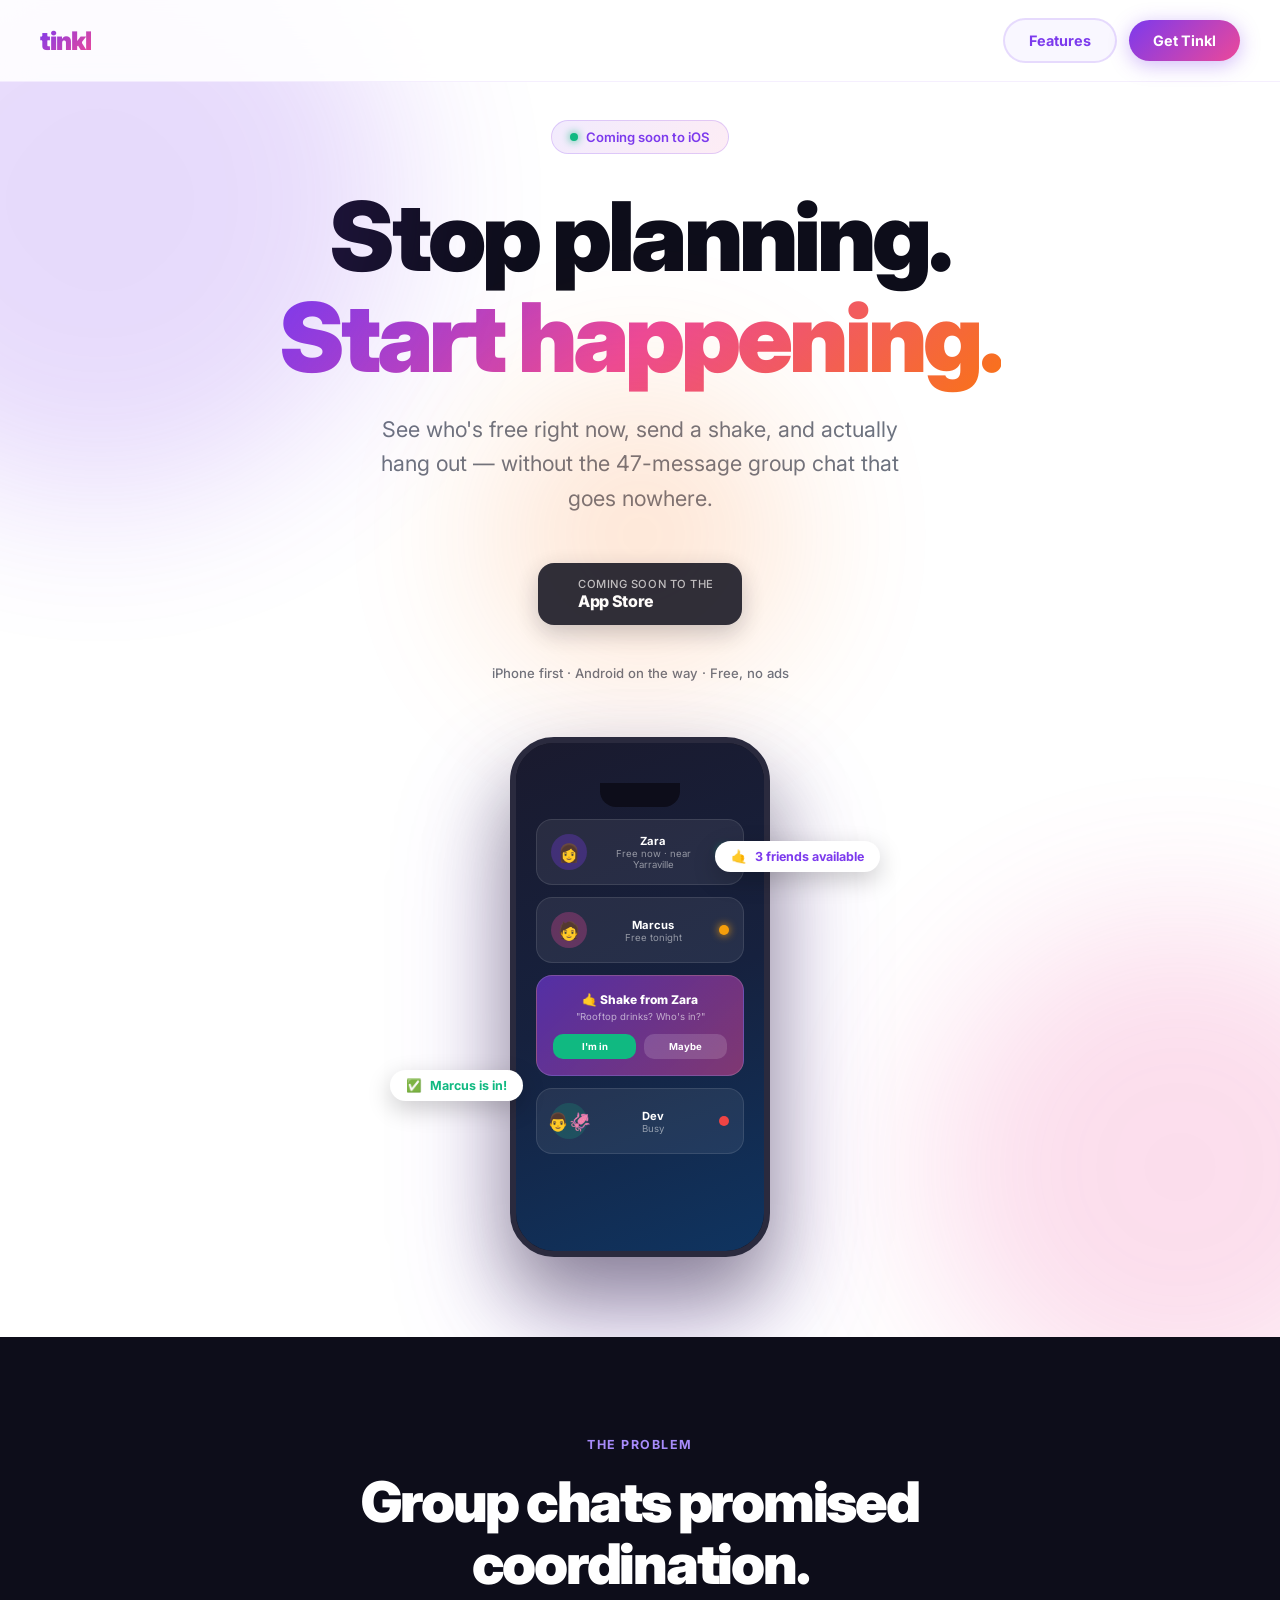
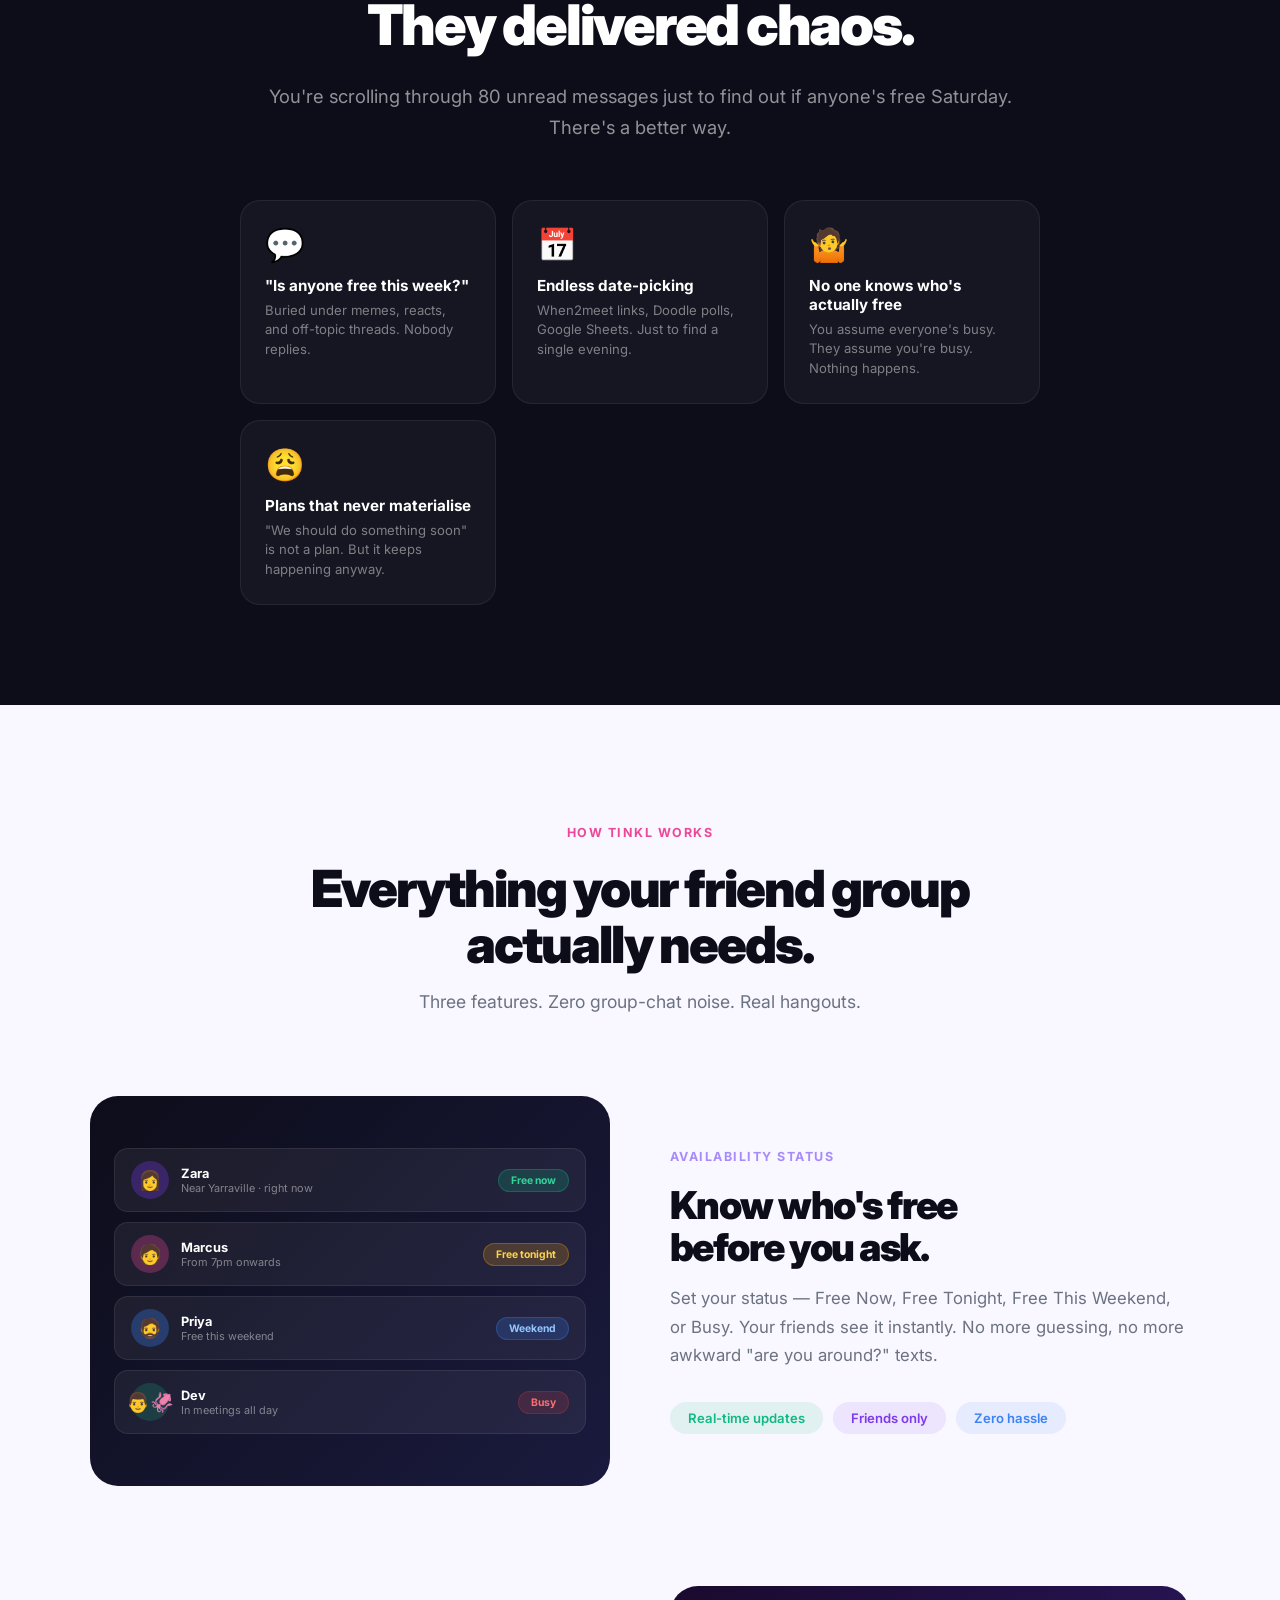
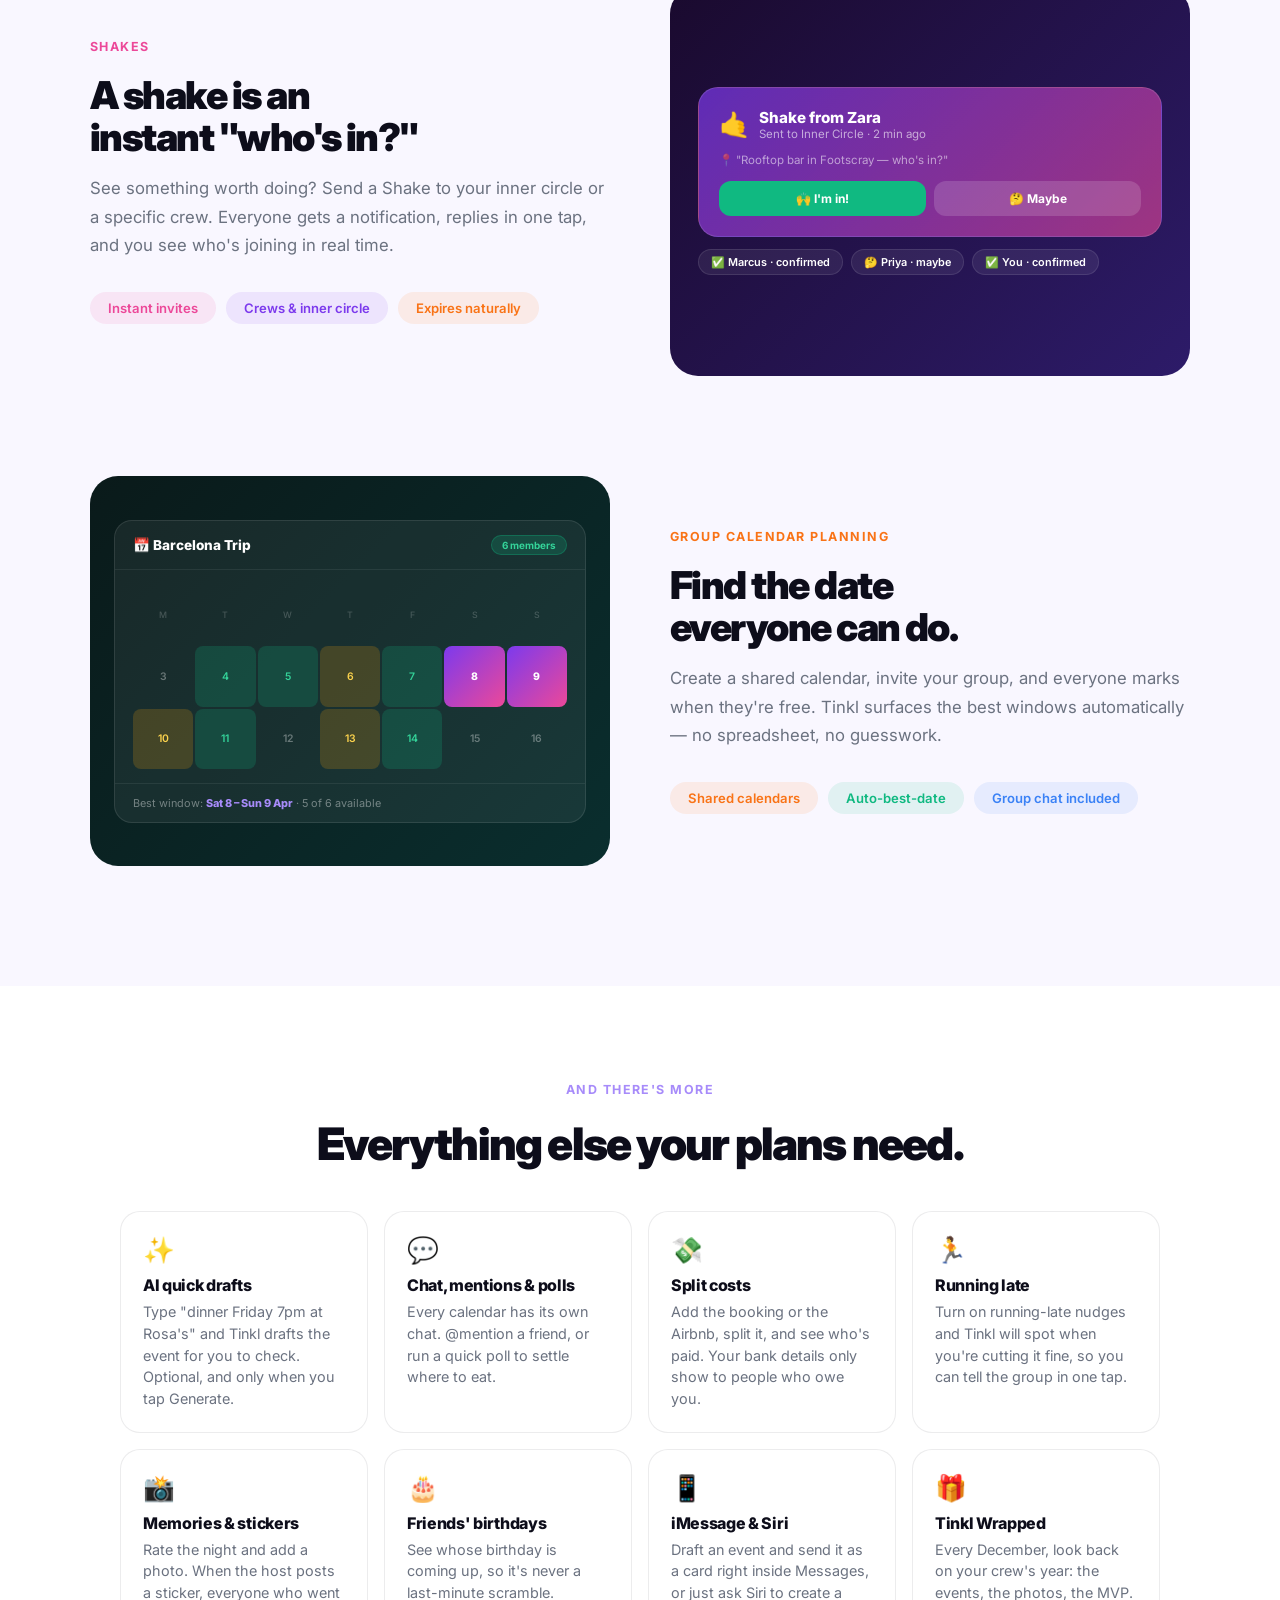
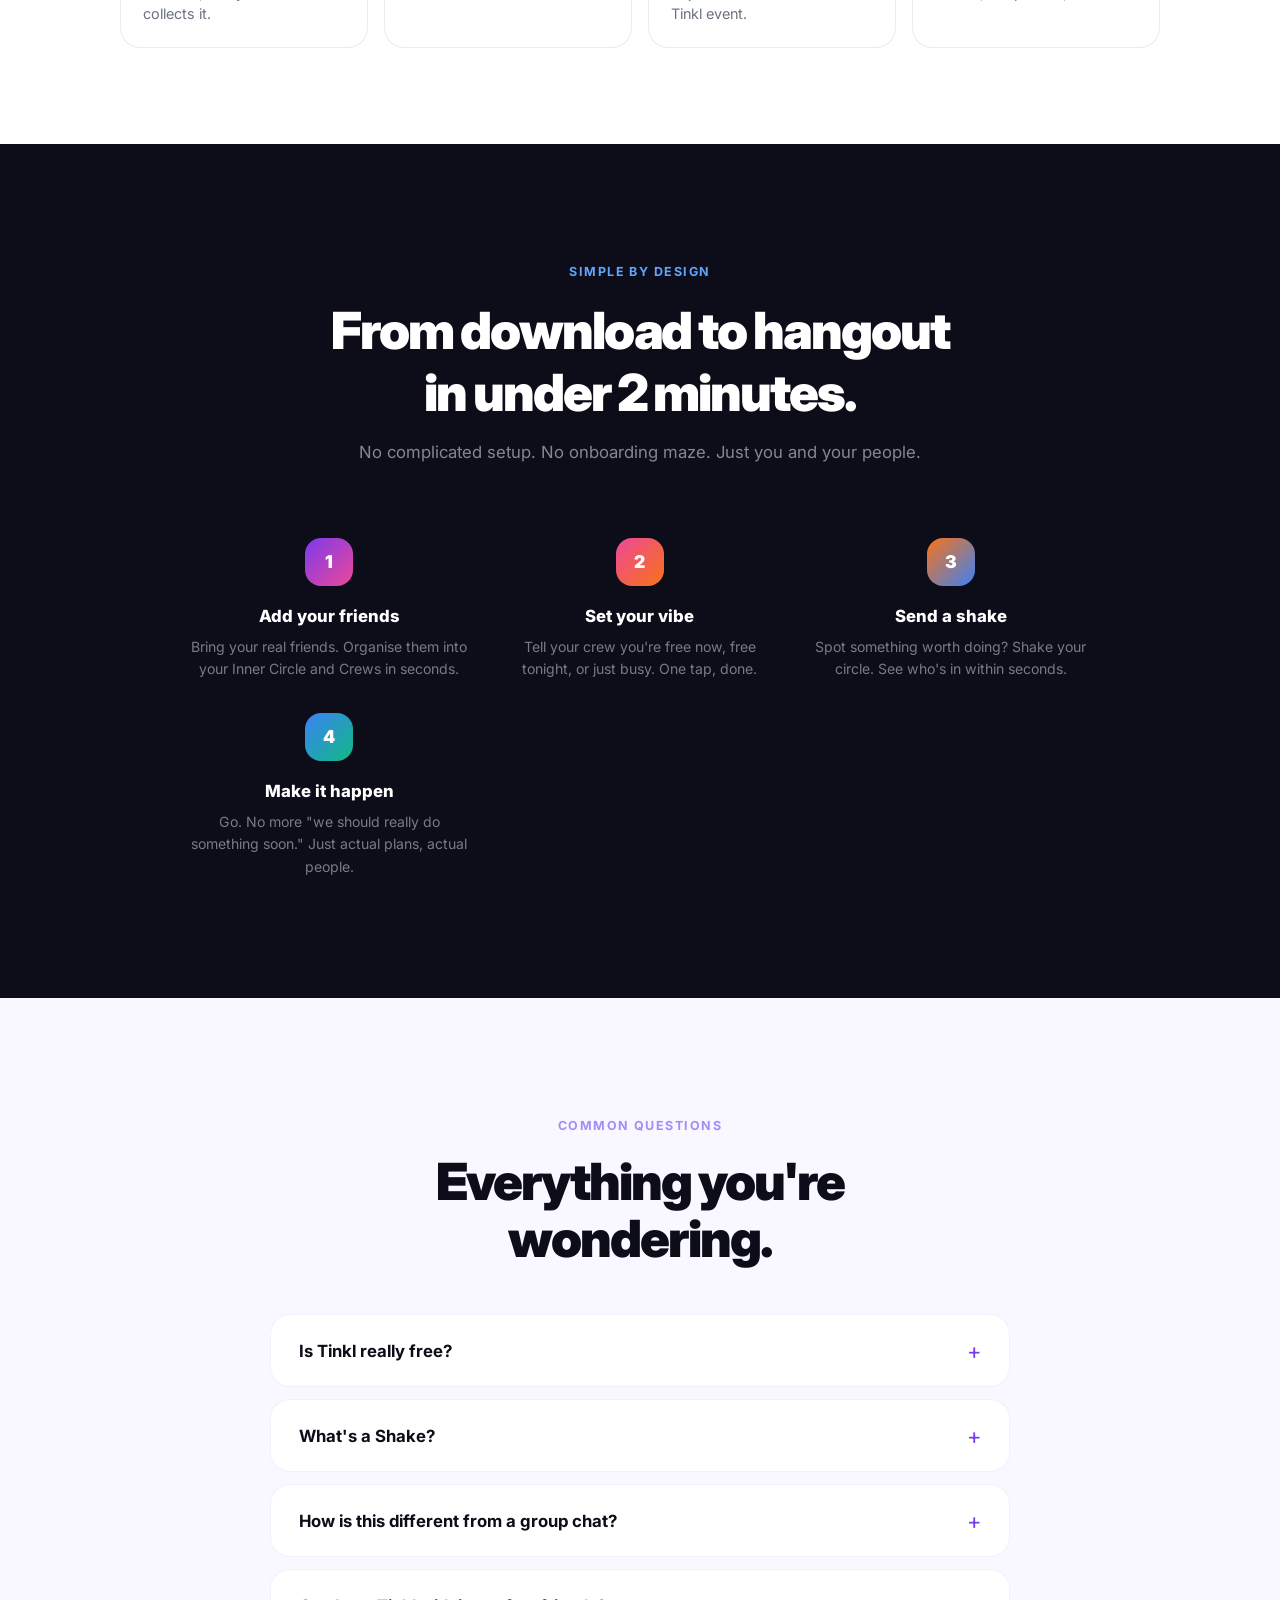
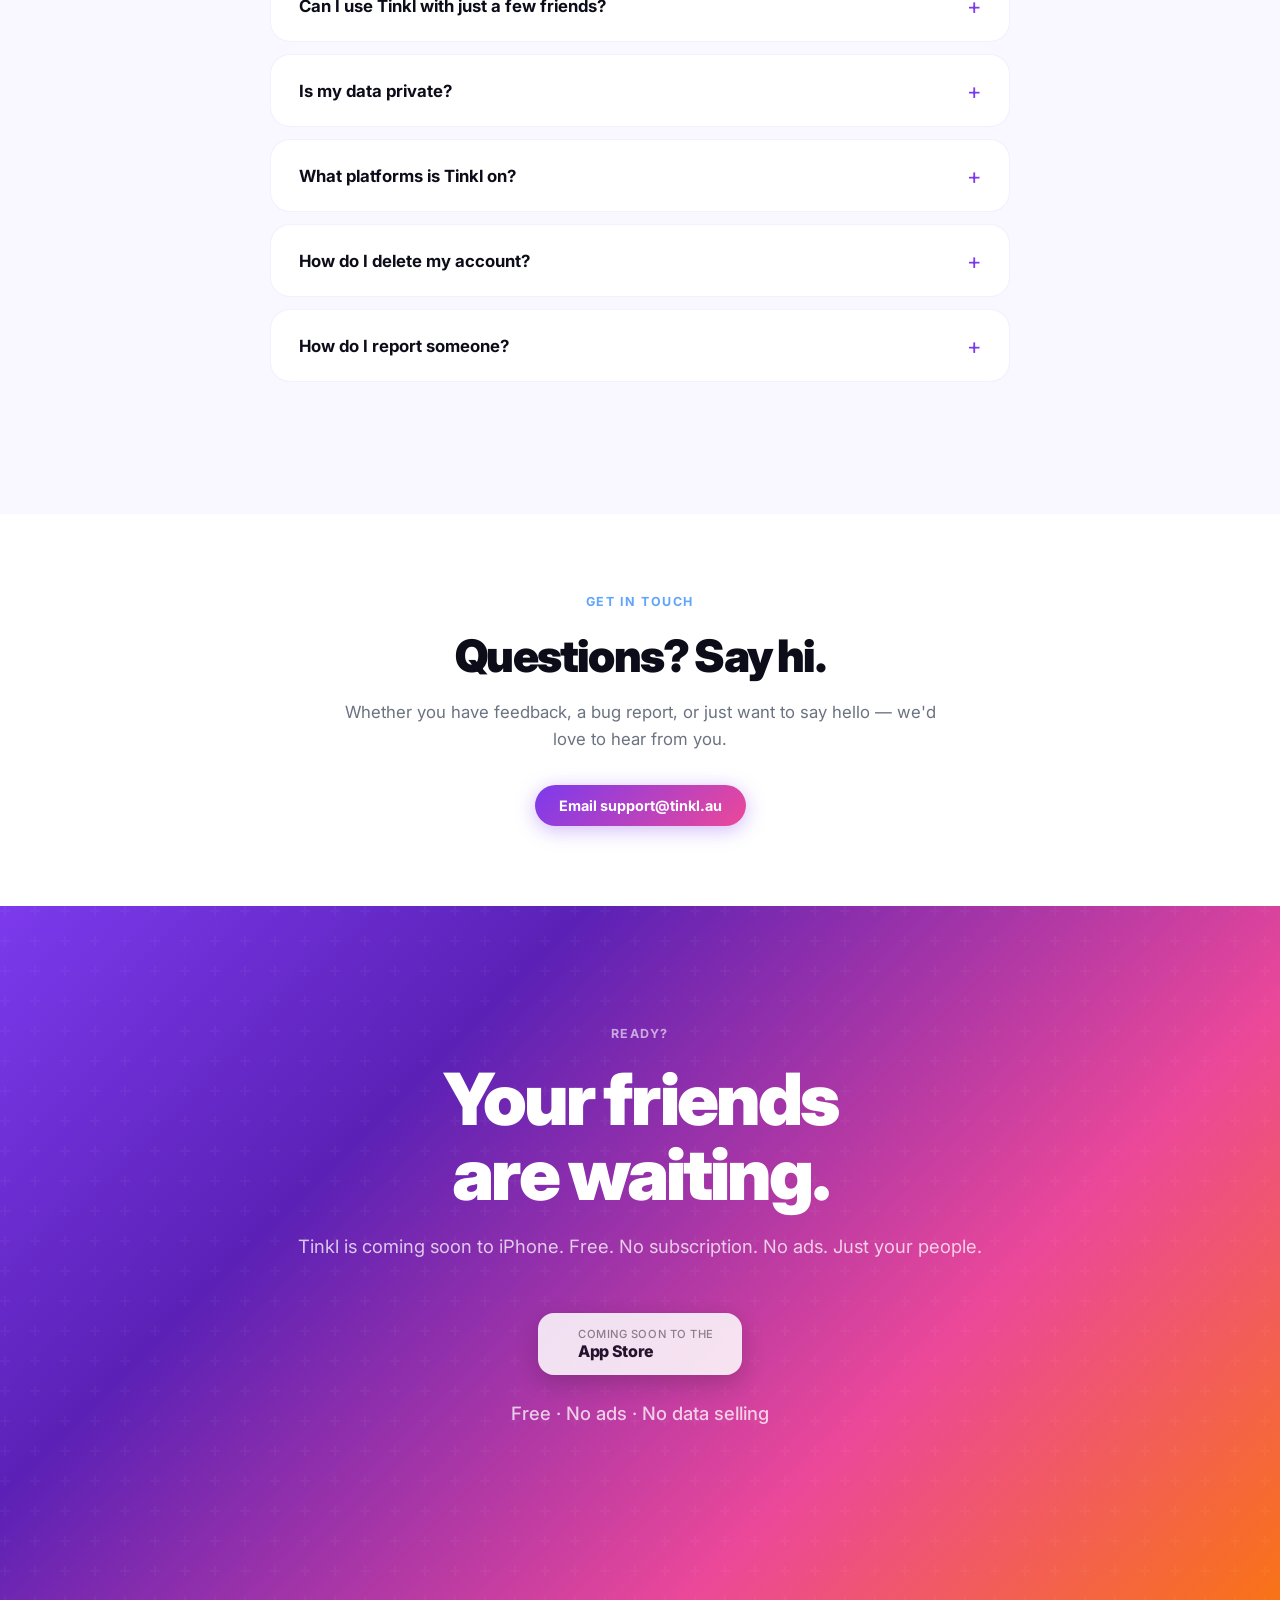
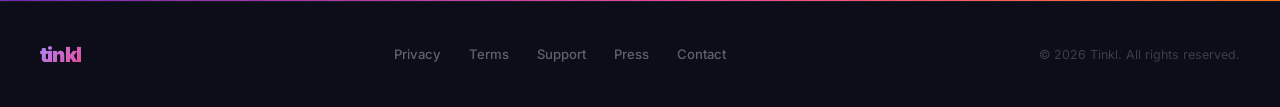
<file: index.html>
<!DOCTYPE html>
<html lang="en">
<head>
  <meta charset="UTF-8" />
  <meta name="viewport" content="width=device-width, initial-scale=1.0" />
  <title>Tinkl — Stop Planning. Start Happening.</title>
  <meta name="description" content="Tinkl makes it effortless to see who's free, send a spontaneous shake, and plan group hangouts without the group-chat chaos." />
  <meta property="og:title" content="Tinkl — Stop Planning. Start Happening." />
  <meta property="og:description" content="See who's free. Send a shake. Make it happen." />
  <meta property="og:type" content="website" />
  <link rel="canonical" href="https://tinkl.au/" />
  <link rel="icon" type="image/svg+xml" href="favicon.svg" />
  <meta property="og:url" content="https://tinkl.au/" />
  <meta property="og:image" content="https://tinkl.au/og-image.svg" />
  <meta property="og:image:width" content="1200" />
  <meta property="og:image:height" content="630" />
  <meta name="twitter:card" content="summary_large_image" />
  <meta name="twitter:title" content="Tinkl — Stop Planning. Start Happening." />
  <meta name="twitter:description" content="See who's free. Send a shake. Make it happen." />
  <meta name="twitter:image" content="https://tinkl.au/og-image.svg" />
  <link rel="preconnect" href="https://fonts.googleapis.com" />
  <link rel="preconnect" href="https://fonts.gstatic.com" crossorigin />
  <link href="https://fonts.googleapis.com/css2?family=Inter:wght@400;500;600;700;800;900&display=swap" rel="stylesheet" />
  <link rel="stylesheet" href="styles.css" />
  <style>
    /* ─── HERO ────────────────────────────────────────────── */
    .hero {
      min-height: 100vh;
      display: flex;
      flex-direction: column;
      align-items: center;
      justify-content: center;
      text-align: center;
      padding: 120px 24px 80px;
      position: relative;
      overflow: hidden;
      background: var(--white);
    }

    .hero-blob {
      position: absolute;
      border-radius: 50%;
      filter: blur(80px);
      opacity: 0.18;
      pointer-events: none;
    }
    .hero-blob-1 {
      width: 600px; height: 600px;
      background: var(--purple);
      top: -100px; left: -200px;
    }
    .hero-blob-2 {
      width: 500px; height: 500px;
      background: var(--pink);
      bottom: -80px; right: -150px;
    }
    .hero-blob-3 {
      width: 300px; height: 300px;
      background: var(--orange);
      top: 40%; left: 50%;
      transform: translate(-50%, -50%);
    }

    .hero-badge {
      display: inline-flex;
      align-items: center;
      gap: 8px;
      padding: 8px 18px;
      background: linear-gradient(135deg, rgba(124,58,237,0.1), rgba(236,72,153,0.1));
      border: 1px solid rgba(124,58,237,0.2);
      border-radius: 100px;
      font-size: 0.82rem;
      font-weight: 600;
      color: var(--purple);
      margin-bottom: 32px;
    }
    .hero-badge-dot {
      width: 8px; height: 8px;
      border-radius: 50%;
      background: var(--green);
      box-shadow: 0 0 8px var(--green);
      animation: pulse 2s infinite;
    }
    @keyframes pulse {
      0%, 100% { opacity: 1; transform: scale(1); }
      50% { opacity: 0.6; transform: scale(1.3); }
    }

    .hero h1 {
      font-size: clamp(3rem, 8vw, 6rem);
      font-weight: 900;
      letter-spacing: -0.04em;
      line-height: 1.05;
      max-width: 820px;
      margin-bottom: 24px;
    }
    .hero h1 .grad {
      background: linear-gradient(135deg, var(--purple) 0%, var(--pink) 50%, var(--orange) 100%);
      -webkit-background-clip: text;
      -webkit-text-fill-color: transparent;
      background-clip: text;
    }

    .hero-sub {
      font-size: clamp(1.1rem, 2.5vw, 1.35rem);
      color: var(--text-muted);
      max-width: 520px;
      line-height: 1.6;
      margin-bottom: 48px;
    }

    .hero-ctas {
      display: flex;
      gap: 14px;
      flex-wrap: wrap;
      justify-content: center;
      margin-bottom: 72px;
    }

    .trust-strip { font-size: 0.82rem; color: var(--text-muted); font-weight: 500; margin-bottom: 56px; margin-top: -32px; }

    .store-btn {
      display: inline-flex;
      align-items: center;
      gap: 12px;
      padding: 14px 28px;
      background: var(--dark);
      color: var(--white);
      border-radius: 16px;
      text-decoration: none;
      transition: transform 0.15s ease, box-shadow 0.15s ease;
      box-shadow: 0 8px 24px rgba(13,13,26,0.25);
    }
    .store-btn:hover { transform: translateY(-3px); box-shadow: 0 12px 32px rgba(13,13,26,0.35); }
    /* Pre-launch placeholder: looks like a store badge but isn't a link. */
    .store-btn-soon { cursor: default; opacity: 0.85; }
    .store-btn-soon:hover { transform: none; box-shadow: none; }
    .store-btn-icon { font-size: 1.8rem; line-height: 1; }
    .store-btn-text { display: flex; flex-direction: column; text-align: left; }
    .store-btn-label { font-size: 0.7rem; opacity: 0.7; font-weight: 500; text-transform: uppercase; letter-spacing: 0.05em; }
    .store-btn-name { font-size: 1rem; font-weight: 800; letter-spacing: -0.02em; }

    /* Phone mockup */
    .phone-wrap {
      position: relative;
      display: inline-block;
    }
    .phone {
      width: 260px;
      height: 520px;
      background: var(--dark);
      border-radius: 44px;
      border: 6px solid #2A2A3E;
      box-shadow:
        0 40px 80px rgba(0,0,0,0.4),
        0 0 0 1px rgba(255,255,255,0.05) inset,
        0 60px 120px rgba(124,58,237,0.25);
      overflow: hidden;
      position: relative;
    }
    .phone-notch {
      width: 80px; height: 24px;
      background: var(--dark);
      border-radius: 0 0 16px 16px;
      margin: 0 auto;
      position: relative;
      z-index: 2;
    }
    .phone-screen {
      position: absolute;
      inset: 0;
      background: linear-gradient(160deg, #1A1A2E 0%, #16213E 50%, #0F3460 100%);
      padding: 40px 20px 20px;
      display: flex;
      flex-direction: column;
      gap: 12px;
    }
    .phone-status-card {
      background: rgba(255,255,255,0.07);
      border: 1px solid rgba(255,255,255,0.1);
      border-radius: 16px;
      padding: 14px;
      display: flex;
      align-items: center;
      gap: 12px;
    }
    .phone-avatar {
      width: 36px; height: 36px;
      border-radius: 50%;
      display: flex;
      align-items: center;
      justify-content: center;
      font-size: 1.1rem;
      flex-shrink: 0;
    }
    .phone-card-text { flex: 1; }
    .phone-card-name { font-size: 0.7rem; font-weight: 700; color: #fff; }
    .phone-card-status { font-size: 0.6rem; color: rgba(255,255,255,0.5); }
    .phone-status-dot {
      width: 10px; height: 10px;
      border-radius: 50%;
      flex-shrink: 0;
    }
    .status-green { background: #10B981; box-shadow: 0 0 8px #10B981; }
    .status-amber { background: #F59E0B; box-shadow: 0 0 8px #F59E0B; }
    .status-red { background: #EF4444; }

    .phone-shake-card {
      background: linear-gradient(135deg, rgba(124,58,237,0.6), rgba(236,72,153,0.5));
      border: 1px solid rgba(255,255,255,0.15);
      border-radius: 16px;
      padding: 16px;
    }
    .phone-shake-title { font-size: 0.75rem; font-weight: 800; color: #fff; margin-bottom: 4px; }
    .phone-shake-sub { font-size: 0.6rem; color: rgba(255,255,255,0.6); margin-bottom: 12px; }
    .phone-shake-btns { display: flex; gap: 8px; }
    .phone-shake-btn {
      flex: 1;
      padding: 7px 0;
      border-radius: 10px;
      font-size: 0.6rem;
      font-weight: 700;
      text-align: center;
    }
    .phone-shake-btn-yes { background: #10B981; color: #fff; }
    .phone-shake-btn-maybe { background: rgba(255,255,255,0.15); color: #fff; }

    .phone-floating-chip {
      position: absolute;
      background: white;
      border-radius: 100px;
      padding: 8px 16px;
      display: flex;
      align-items: center;
      gap: 8px;
      box-shadow: 0 8px 24px rgba(0,0,0,0.2);
      font-size: 0.78rem;
      font-weight: 700;
      white-space: nowrap;
      animation: float 3s ease-in-out infinite;
    }
    @keyframes float {
      0%, 100% { transform: translateY(0); }
      50% { transform: translateY(-8px); }
    }
    .chip-1 { top: 20%; right: -110px; animation-delay: 0s; }
    .chip-2 { bottom: 30%; left: -120px; animation-delay: 1.5s; }

    /* ─── PROBLEM ─────────────────────────────────────────── */
    .problem {
      padding: 100px 24px;
      background: var(--dark);
      color: var(--white);
      text-align: center;
    }
    .problem-inner { max-width: 800px; margin: 0 auto; }

    .problem h2 {
      font-size: clamp(2rem, 5vw, 3.5rem);
      font-weight: 900;
      letter-spacing: -0.04em;
      line-height: 1.1;
      margin-bottom: 24px;
    }
    .problem p {
      font-size: 1.15rem;
      color: rgba(255,255,255,0.55);
      line-height: 1.7;
      margin-bottom: 56px;
    }

    .pain-grid {
      display: grid;
      grid-template-columns: repeat(auto-fit, minmax(200px, 1fr));
      gap: 16px;
      text-align: left;
    }
    .pain-card {
      background: rgba(255,255,255,0.04);
      border: 1px solid rgba(255,255,255,0.07);
      border-radius: 20px;
      padding: 24px;
    }
    .pain-emoji { font-size: 2rem; margin-bottom: 12px; }
    .pain-card h3 { font-size: 0.95rem; font-weight: 700; margin-bottom: 6px; }
    .pain-card p { font-size: 0.82rem; color: rgba(255,255,255,0.45); line-height: 1.5; margin: 0; }

    /* ─── FEATURES ────────────────────────────────────────── */
    .features { padding: 120px 24px; background: var(--off-white); }
    .features-inner { max-width: 1100px; margin: 0 auto; }
    .features-header { text-align: center; margin-bottom: 80px; }
    .features-header h2 {
      font-size: clamp(2rem, 5vw, 3.2rem);
      font-weight: 900;
      letter-spacing: -0.04em;
      line-height: 1.1;
      margin-bottom: 16px;
    }
    .features-header p {
      font-size: 1.1rem;
      color: var(--text-muted);
      max-width: 460px;
      margin: 0 auto;
      line-height: 1.6;
    }

    .feature-row {
      display: grid;
      grid-template-columns: 1fr 1fr;
      gap: 60px;
      align-items: center;
      margin-bottom: 100px;
    }
    .feature-row:last-child { margin-bottom: 0; }
    .feature-row.reverse { direction: rtl; }
    .feature-row.reverse > * { direction: ltr; }

    .feature-visual {
      border-radius: 28px;
      overflow: hidden;
      aspect-ratio: 4/3;
      display: flex;
      align-items: center;
      justify-content: center;
      position: relative;
    }
    .feature-visual-availability {
      background: linear-gradient(135deg, #0D0D1A 0%, #1a1a3e 100%);
    }
    .feature-visual-shakes {
      background: linear-gradient(135deg, #1a0a2e 0%, #2d1b69 100%);
    }
    .feature-visual-calendar {
      background: linear-gradient(135deg, #0a1a1a 0%, #0a2e2e 100%);
    }

    .feature-content { }
    .feature-content h3 {
      font-size: clamp(1.6rem, 3.5vw, 2.4rem);
      font-weight: 900;
      letter-spacing: -0.04em;
      line-height: 1.1;
      margin-bottom: 16px;
    }
    .feature-content p {
      font-size: 1.05rem;
      color: var(--text-muted);
      line-height: 1.7;
      margin-bottom: 32px;
    }
    .feature-pills { display: flex; flex-wrap: wrap; gap: 10px; }
    .pill {
      padding: 8px 18px;
      border-radius: 100px;
      font-size: 0.82rem;
      font-weight: 600;
    }
    .pill-purple { background: rgba(124,58,237,0.1); color: var(--purple); }
      .pill-pink { background: rgba(236,72,153,0.1); color: var(--pink); }
    .pill-orange { background: rgba(249,115,22,0.1); color: var(--orange); }
    .pill-blue { background: rgba(59,130,246,0.1); color: var(--blue); }
    .pill-green { background: rgba(16,185,129,0.1); color: var(--green); }

    /* Availability visual */
    .avail-list { width: 100%; padding: 24px; display: flex; flex-direction: column; gap: 10px; }
    .avail-item {
      display: flex;
      align-items: center;
      gap: 12px;
      background: rgba(255,255,255,0.06);
      border: 1px solid rgba(255,255,255,0.08);
      border-radius: 14px;
      padding: 12px 16px;
    }
    .avail-avatar {
      width: 38px; height: 38px;
      border-radius: 50%;
      display: flex; align-items: center; justify-content: center;
      font-size: 1.2rem; flex-shrink: 0;
    }
    .avail-info { flex: 1; }
    .avail-name { font-size: 0.8rem; font-weight: 700; color: #fff; }
    .avail-time { font-size: 0.68rem; color: rgba(255,255,255,0.45); }
    .avail-badge {
      padding: 4px 12px;
      border-radius: 100px;
      font-size: 0.65rem;
      font-weight: 700;
      flex-shrink: 0;
    }
    .badge-now { background: rgba(16,185,129,0.2); color: #34D399; border: 1px solid rgba(16,185,129,0.3); }
    .badge-tonight { background: rgba(245,158,11,0.2); color: #FCD34D; border: 1px solid rgba(245,158,11,0.3); }
    .badge-busy { background: rgba(239,68,68,0.15); color: #F87171; border: 1px solid rgba(239,68,68,0.2); }

    /* Shake visual */
    .shake-visual-inner { padding: 28px; width: 100%; }
    .shake-card-big {
      background: linear-gradient(135deg, rgba(124,58,237,0.7), rgba(236,72,153,0.6));
      border: 1px solid rgba(255,255,255,0.12);
      border-radius: 20px;
      padding: 20px;
      margin-bottom: 12px;
    }
    .shake-card-big-header { display: flex; align-items: center; gap: 10px; margin-bottom: 12px; }
    .shake-wave { font-size: 1.5rem; }
    .shake-card-big-title { font-size: 0.95rem; font-weight: 800; color: #fff; }
    .shake-card-big-sub { font-size: 0.72rem; color: rgba(255,255,255,0.6); }
    .shake-card-big-loc { font-size: 0.72rem; color: rgba(255,255,255,0.55); margin-bottom: 14px; }
    .shake-card-big-actions { display: flex; gap: 8px; }
    .shake-action-btn {
      flex: 1; padding: 10px 0;
      border-radius: 12px;
      text-align: center;
      font-size: 0.75rem;
      font-weight: 700;
    }
    .shake-action-in { background: #10B981; color: #fff; }
    .shake-action-maybe { background: rgba(255,255,255,0.15); color: #fff; }
    .shake-attendees {
      display: flex;
      gap: 8px;
      flex-wrap: wrap;
    }
    .shake-attendee-chip {
      display: flex; align-items: center; gap: 6px;
      background: rgba(255,255,255,0.07);
      border: 1px solid rgba(255,255,255,0.1);
      border-radius: 100px;
      padding: 5px 12px;
      font-size: 0.68rem;
      font-weight: 600;
      color: #fff;
    }

    /* Calendar visual */
    .cal-visual-inner { padding: 24px; width: 100%; }
    .cal-card {
      background: rgba(255,255,255,0.06);
      border: 1px solid rgba(255,255,255,0.1);
      border-radius: 18px;
      overflow: hidden;
    }
    .cal-header {
      padding: 14px 18px;
      border-bottom: 1px solid rgba(255,255,255,0.07);
      display: flex; align-items: center; justify-content: space-between;
    }
    .cal-header-title { font-size: 0.85rem; font-weight: 800; color: #fff; }
    .cal-header-badge {
      background: rgba(16,185,129,0.2); color: #34D399;
      border: 1px solid rgba(16,185,129,0.3);
      border-radius: 100px;
      padding: 3px 10px;
      font-size: 0.62rem;
      font-weight: 700;
    }
    .cal-grid { display: grid; grid-template-columns: repeat(7, 1fr); gap: 2px; padding: 14px 18px; }
    .cal-cell {
      aspect-ratio: 1;
      display: flex; align-items: center; justify-content: center;
      border-radius: 8px;
      font-size: 0.65rem;
      font-weight: 600;
      color: rgba(255,255,255,0.35);
    }
    .cal-cell.avail { background: rgba(16,185,129,0.2); color: #34D399; }
    .cal-cell.partial { background: rgba(245,158,11,0.2); color: #FCD34D; }
    .cal-cell.best {
      background: linear-gradient(135deg, #7C3AED, #EC4899);
      color: #fff;
      font-weight: 800;
    }
    .cal-cell.day-label { color: rgba(255,255,255,0.2); font-size: 0.55rem; font-weight: 500; }
    .cal-footer { padding: 12px 18px; border-top: 1px solid rgba(255,255,255,0.07); }
    .cal-footer-text { font-size: 0.68rem; color: rgba(255,255,255,0.4); }
    .cal-best-day { font-weight: 800; color: var(--purple-light); }

    /* ─── SOCIAL PROOF ────────────────────────────────────── */
    .social-proof {
      padding: 120px 24px;
      background: var(--white);
      text-align: center;
    }
    .social-proof-inner { max-width: 1100px; margin: 0 auto; }
    .social-proof h2 {
      font-size: clamp(2rem, 4vw, 3rem);
      font-weight: 900;
      letter-spacing: -0.04em;
      margin-bottom: 16px;
    }
    .social-proof > .social-proof-inner > p {
      color: var(--text-muted);
      font-size: 1.05rem;
      margin-bottom: 60px;
    }
    .quotes-grid {
      display: grid;
      grid-template-columns: repeat(auto-fit, minmax(280px, 1fr));
      gap: 20px;
      text-align: left;
    }
    .quote-card {
      padding: 28px;
      border-radius: 24px;
      border: 1px solid rgba(0,0,0,0.07);
      position: relative;
      transition: transform 0.2s ease, box-shadow 0.2s ease;
    }
    .quote-card:hover {
      transform: translateY(-4px);
      box-shadow: 0 16px 40px rgba(0,0,0,0.08);
    }
    .quote-card-1 { background: linear-gradient(135deg, #F5F0FF, #FDF0F7); }
    .quote-card-2 { background: linear-gradient(135deg, #FFF5F0, #FFF0F5); }
    .quote-card-3 { background: linear-gradient(135deg, #F0F5FF, #F0FFFD); }
    .quote-stars { color: #F97316; font-size: 0.9rem; margin-bottom: 14px; letter-spacing: 2px; }
    .quote-text {
      font-size: 0.95rem;
      line-height: 1.65;
      color: var(--dark);
      margin-bottom: 20px;
      font-weight: 500;
    }
    .quote-author { display: flex; align-items: center; gap: 10px; }
    .quote-avatar { font-size: 1.5rem; }
    .quote-name { font-size: 0.82rem; font-weight: 700; }
    .quote-handle { font-size: 0.75rem; color: var(--text-muted); }

    /* ─── MORE FEATURES ───────────────────────────────────── */
    .more { padding: 96px 24px; text-align: center; }
    .more-inner { max-width: 1040px; margin: 0 auto; }
    .more h2 {
      font-size: clamp(1.8rem, 4.5vw, 2.8rem);
      font-weight: 900;
      letter-spacing: -0.04em;
      margin-bottom: 40px;
    }
    .more-grid {
      display: grid;
      grid-template-columns: repeat(auto-fit, minmax(220px, 1fr));
      gap: 16px;
      text-align: left;
    }
    .more-card {
      background: var(--white);
      border: 1px solid rgba(13,13,26,0.08);
      border-radius: 20px;
      padding: 22px;
    }
    .more-icon { font-size: 1.6rem; margin-bottom: 10px; }
    .more-card h3 { font-size: 1rem; font-weight: 800; margin-bottom: 6px; letter-spacing: -0.02em; }
    .more-card p { font-size: 0.9rem; color: var(--text-muted); line-height: 1.5; }

    /* ─── HOW IT WORKS ────────────────────────────────────── */
    .how {
      padding: 120px 24px;
      background: var(--dark);
      color: var(--white);
      text-align: center;
    }
    .how-inner { max-width: 900px; margin: 0 auto; }
    .how h2 {
      font-size: clamp(2rem, 5vw, 3.2rem);
      font-weight: 900;
      letter-spacing: -0.04em;
      margin-bottom: 16px;
    }
    .how > .how-inner > p {
      color: rgba(255,255,255,0.5);
      font-size: 1.05rem;
      margin-bottom: 72px;
      line-height: 1.6;
    }
    .steps { display: grid; grid-template-columns: repeat(auto-fit, minmax(220px, 1fr)); gap: 32px; }
    .step { position: relative; }
    .step-num {
      width: 48px; height: 48px;
      border-radius: 16px;
      display: flex; align-items: center; justify-content: center;
      font-size: 1.1rem;
      font-weight: 900;
      margin: 0 auto 20px;
    }
    .step-num-1 { background: linear-gradient(135deg, var(--purple), var(--pink)); }
    .step-num-2 { background: linear-gradient(135deg, var(--pink), var(--orange)); }
    .step-num-3 { background: linear-gradient(135deg, var(--orange), var(--blue)); }
    .step-num-4 { background: linear-gradient(135deg, var(--blue), var(--green)); }
    .step h3 { font-size: 1.05rem; font-weight: 800; margin-bottom: 10px; }
    .step p { font-size: 0.88rem; color: rgba(255,255,255,0.45); line-height: 1.6; }

    /* ─── FAQ ─────────────────────────────────────────────── */
    .faq { padding: 120px 24px; background: var(--off-white); }
    .faq-inner { max-width: 740px; margin: 0 auto; text-align: center; }
    .faq h2 { font-size: clamp(2rem, 5vw, 3.2rem); font-weight: 900; letter-spacing: -0.04em; line-height: 1.1; margin-bottom: 48px; }
    .faq-list { text-align: left; }
    .faq-item { background: white; border: 1px solid rgba(124,58,237,0.08); border-radius: var(--radius); margin-bottom: 12px; overflow: hidden; }
    .faq-item summary { padding: 22px 28px; font-weight: 700; font-size: 1.05rem; cursor: pointer; list-style: none; display: flex; justify-content: space-between; align-items: center; }
    .faq-item summary::-webkit-details-marker { display: none; }
    .faq-item summary::after { content: '+'; font-size: 1.4rem; color: var(--purple); font-weight: 400; transition: transform 0.2s; }
    .faq-item[open] summary::after { content: '\2212'; }
    .faq-item p { padding: 0 28px 22px; font-size: 0.95rem; color: var(--text-muted); line-height: 1.7; margin: 0; }
    .faq-item a { color: var(--purple); text-decoration: none; font-weight: 500; }

    /* ─── CONTACT SECTION ─────────────────────────────────── */
    .contact-section { padding: 80px 24px; background: var(--white); text-align: center; }
    .contact-section-inner { max-width: 600px; margin: 0 auto; }
    .contact-section h2 { font-size: clamp(1.8rem, 4vw, 2.8rem); font-weight: 900; letter-spacing: -0.04em; margin-bottom: 16px; }
    .contact-section p { color: var(--text-muted); font-size: 1.05rem; line-height: 1.6; margin-bottom: 32px; }

    /* ─── FINAL CTA ───────────────────────────────────────── */
    .final-cta {
      padding: 120px 24px;
      text-align: center;
      background: linear-gradient(135deg, var(--purple) 0%, #5B21B6 30%, var(--pink) 70%, var(--orange) 100%);
      position: relative;
      overflow: hidden;
    }
    .final-cta::before {
      content: '';
      position: absolute;
      inset: 0;
      background: url("data:image/svg+xml,%3Csvg width='60' height='60' viewBox='0 0 60 60' xmlns='http://www.w3.org/2000/svg'%3E%3Cg fill='none' fill-rule='evenodd'%3E%3Cg fill='%23ffffff' fill-opacity='0.03'%3E%3Cpath d='M36 34v-4h-2v4h-4v2h4v4h2v-4h4v-2h-4zm0-30V0h-2v4h-4v2h4v4h2V6h4V4h-4zM6 34v-4H4v4H0v2h4v4h2v-4h4v-2H6zM6 4V0H4v4H0v2h4v4h2V6h4V4H6z'/%3E%3C/g%3E%3C/g%3E%3C/svg%3E");
    }
    .final-cta-inner { position: relative; z-index: 1; }
    .final-cta h2 {
      font-size: clamp(2.2rem, 6vw, 4.5rem);
      font-weight: 900;
      letter-spacing: -0.04em;
      color: var(--white);
      line-height: 1.05;
      margin-bottom: 20px;
    }
    .final-cta p {
      font-size: 1.15rem;
      color: rgba(255,255,255,0.75);
      margin-bottom: 52px;
      line-height: 1.6;
    }
    .cta-store-row {
      display: flex;
      gap: 14px;
      justify-content: center;
      flex-wrap: wrap;
    }
    .trust-strip-dark { font-size: 0.82rem; color: rgba(255,255,255,0.45); font-weight: 500; margin-top: 24px; }
    .store-btn-light {
      background: rgba(255,255,255,0.15);
      border: 1px solid rgba(255,255,255,0.25);
      backdrop-filter: blur(8px);
      -webkit-backdrop-filter: blur(8px);
      box-shadow: 0 8px 24px rgba(0,0,0,0.15);
    }
    .store-btn-light:hover {
      background: rgba(255,255,255,0.25);
      box-shadow: 0 12px 32px rgba(0,0,0,0.2);
    }
    .store-btn-white {
      background: white;
      color: var(--dark);
    }
    .store-btn-white:hover {
      box-shadow: 0 16px 40px rgba(0,0,0,0.25);
    }

    /* ─── STICKY MOBILE CTA ───────────────────────────────── */
    .mobile-cta-bar { display: none; position: fixed; bottom: 0; left: 0; right: 0; z-index: 99; padding: 12px 20px; background: rgba(255,255,255,0.95); backdrop-filter: blur(12px); -webkit-backdrop-filter: blur(12px); border-top: 1px solid rgba(124,58,237,0.1); text-align: center; }
    .mobile-cta-btn { width: 100%; justify-content: center; padding: 14px 24px; font-size: 1rem; }

    /* ─── RESPONSIVE ──────────────────────────────────────── */
    @media (max-width: 768px) {
      .hero { padding: 100px 20px 60px; }

      .phone-floating-chip { display: none; }

      .feature-row {
        grid-template-columns: 1fr;
        gap: 32px;
        margin-bottom: 72px;
      }
      .feature-row.reverse { direction: ltr; }

      footer { padding-bottom: 80px; }

      .mobile-cta-bar { display: block; }
    }

    @media (max-width: 480px) {
      .hero-ctas { flex-direction: column; align-items: center; }
      .store-btn { width: 220px; }
      .cta-store-row { flex-direction: column; align-items: center; }
    }
  </style>
  <script type="application/ld+json">
  {
    "@context": "https://schema.org",
    "@type": "Organization",
    "name": "Tinkl",
    "url": "https://tinkl.au",
    "logo": "https://tinkl.au/og-image.svg",
    "contactPoint": {
      "@type": "ContactPoint",
      "email": "support@tinkl.au",
      "contactType": "customer support"
    }
  }
  </script>
  <script type="application/ld+json">
  {
    "@context": "https://schema.org",
    "@type": "SoftwareApplication",
    "name": "Tinkl",
    "operatingSystem": "iOS, Android",
    "applicationCategory": "SocialNetworkingApplication",
    "description": "See who's free, send a shake, and plan group hangouts without the group-chat chaos.",
    "offers": {
      "@type": "Offer",
      "price": "0",
      "priceCurrency": "AUD"
    }
  }
  </script>
</head>
<body>

<a href="#main-content" class="skip-link">Skip to content</a>

<!-- ─── NAV ──────────────────────────────────────────────────── -->
<nav>
  <a href="index.html" class="nav-logo">tinkl</a>
  <div class="nav-right">
    <a href="#features" class="btn btn-secondary">Features</a>
    <a href="#download" class="btn btn-primary">Get Tinkl</a>
  </div>
</nav>

<!-- ─── HERO ─────────────────────────────────────────────────── -->
<section class="hero" id="main-content">
  <div class="hero-blob hero-blob-1"></div>
  <div class="hero-blob hero-blob-2"></div>
  <div class="hero-blob hero-blob-3"></div>

  <div class="hero-badge">
    <span class="hero-badge-dot"></span>
    Coming soon to iOS
  </div>

  <h1>Stop planning.<br><span class="grad">Start happening.</span></h1>

  <p class="hero-sub">
    See who's free right now, send a shake, and actually hang out —
    without the 47-message group chat that goes nowhere.
  </p>

  <!-- LAUNCH: when the App Store listing is live, turn each .store-btn-soon
       span into <a href="https://apps.apple.com/app/tinkl/id6744145937"
       class="store-btn"> with the label "Download on the". Android is not
       launching yet, so there is no Google Play button. -->
  <div class="hero-ctas">
    <span class="store-btn store-btn-soon" aria-label="Coming soon to the App Store">
      <span class="store-btn-icon"> </span>
      <span class="store-btn-text">
        <span class="store-btn-label">Coming soon to the</span>
        <span class="store-btn-name">App Store</span>
      </span>
    </span>
  </div>
  <p class="trust-strip">iPhone first &middot; Android on the way &middot; Free, no ads</p>

  <!-- Phone mockup -->
  <div class="phone-wrap">
    <div class="phone">
      <div class="phone-screen">
        <div class="phone-notch"></div>

        <div class="phone-status-card">
          <div class="phone-avatar" style="background:rgba(124,58,237,0.3);">&#128105;</div>
          <div class="phone-card-text">
            <div class="phone-card-name">Zara</div>
            <div class="phone-card-status">Free now &middot; near Yarraville</div>
          </div>
          <div class="phone-status-dot status-green"></div>
        </div>

        <div class="phone-status-card">
          <div class="phone-avatar" style="background:rgba(236,72,153,0.3);">&#129489;</div>
          <div class="phone-card-text">
            <div class="phone-card-name">Marcus</div>
            <div class="phone-card-status">Free tonight</div>
          </div>
          <div class="phone-status-dot status-amber"></div>
        </div>

        <div class="phone-shake-card">
          <div class="phone-shake-title">&#129305; Shake from Zara</div>
          <div class="phone-shake-sub">"Rooftop drinks? Who's in?"</div>
          <div class="phone-shake-btns">
            <div class="phone-shake-btn phone-shake-btn-yes">I'm in</div>
            <div class="phone-shake-btn phone-shake-btn-maybe">Maybe</div>
          </div>
        </div>

        <div class="phone-status-card">
          <div class="phone-avatar" style="background:rgba(16,185,129,0.2);">&#128104;&#8205;&#129425;</div>
          <div class="phone-card-text">
            <div class="phone-card-name">Dev</div>
            <div class="phone-card-status">Busy</div>
          </div>
          <div class="phone-status-dot status-red"></div>
        </div>
      </div>
    </div>

    <div class="phone-floating-chip chip-1" style="color:#7C3AED;">
      <span>&#129305;</span> 3 friends available
    </div>
    <div class="phone-floating-chip chip-2" style="color:#10B981;">
      <span>&#9989;</span> Marcus is in!
    </div>
  </div>
</section>

<!-- ─── PROBLEM ───────────────────────────────────────────────── -->
<section class="problem">
  <div class="problem-inner">
    <div class="section-label section-label-purple">The problem</div>
    <h2>Group chats promised coordination.<br>They delivered chaos.</h2>
    <p>
      You're scrolling through 80 unread messages just to find out if anyone's
      free Saturday. There's a better way.
    </p>

    <div class="pain-grid">
      <div class="pain-card">
        <div class="pain-emoji">&#128172;</div>
        <h3>"Is anyone free this week?"</h3>
        <p>Buried under memes, reacts, and off-topic threads. Nobody replies.</p>
      </div>
      <div class="pain-card">
        <div class="pain-emoji">&#128197;</div>
        <h3>Endless date-picking</h3>
        <p>When2meet links, Doodle polls, Google Sheets. Just to find a single evening.</p>
      </div>
      <div class="pain-card">
        <div class="pain-emoji">&#129335;</div>
        <h3>No one knows who's actually free</h3>
        <p>You assume everyone's busy. They assume you're busy. Nothing happens.</p>
      </div>
      <div class="pain-card">
        <div class="pain-emoji">&#128553;</div>
        <h3>Plans that never materialise</h3>
        <p>"We should do something soon" is not a plan. But it keeps happening anyway.</p>
      </div>
    </div>
  </div>
</section>

<!-- ─── FEATURES ──────────────────────────────────────────────── -->
<section class="features" id="features">
  <div class="features-inner">
    <div class="features-header">
      <div class="section-label section-label-pink">How Tinkl works</div>
      <h2>Everything your friend group<br>actually needs.</h2>
      <p>Three features. Zero group-chat noise. Real hangouts.</p>
    </div>

    <!-- Feature 1: Availability Status -->
    <div class="feature-row">
      <div class="feature-visual feature-visual-availability">
        <div class="avail-list">
          <div class="avail-item">
            <div class="avail-avatar" style="background:rgba(124,58,237,0.3);">&#128105;</div>
            <div class="avail-info">
              <div class="avail-name">Zara</div>
              <div class="avail-time">Near Yarraville &middot; right now</div>
            </div>
            <div class="avail-badge badge-now">Free now</div>
          </div>
          <div class="avail-item">
            <div class="avail-avatar" style="background:rgba(236,72,153,0.3);">&#129489;</div>
            <div class="avail-info">
              <div class="avail-name">Marcus</div>
              <div class="avail-time">From 7pm onwards</div>
            </div>
            <div class="avail-badge badge-tonight">Free tonight</div>
          </div>
          <div class="avail-item">
            <div class="avail-avatar" style="background:rgba(59,130,246,0.3);">&#129492;</div>
            <div class="avail-info">
              <div class="avail-name">Priya</div>
              <div class="avail-time">Free this weekend</div>
            </div>
            <div class="avail-badge badge-tonight" style="background:rgba(59,130,246,0.2);color:#93C5FD;border-color:rgba(59,130,246,0.3);">Weekend</div>
          </div>
          <div class="avail-item">
            <div class="avail-avatar" style="background:rgba(16,185,129,0.2);">&#128104;&#8205;&#129425;</div>
            <div class="avail-info">
              <div class="avail-name">Dev</div>
              <div class="avail-time">In meetings all day</div>
            </div>
            <div class="avail-badge badge-busy">Busy</div>
          </div>
        </div>
      </div>
      <div class="feature-content">
        <div class="section-label section-label-purple" style="text-align:left;">Availability status</div>
        <h3>Know who's free<br>before you ask.</h3>
        <p>
          Set your status — Free Now, Free Tonight, Free This Weekend, or Busy.
          Your friends see it instantly. No more guessing, no more awkward "are you around?" texts.
        </p>
        <div class="feature-pills">
          <span class="pill pill-green">Real-time updates</span>
          <span class="pill pill-purple">Friends only</span>
          <span class="pill pill-blue">Zero hassle</span>
        </div>
      </div>
    </div>

    <!-- Feature 2: Shakes -->
    <div class="feature-row reverse">
      <div class="feature-visual feature-visual-shakes">
        <div class="shake-visual-inner">
          <div class="shake-card-big">
            <div class="shake-card-big-header">
              <span class="shake-wave">&#129305;</span>
              <div>
                <div class="shake-card-big-title">Shake from Zara</div>
                <div class="shake-card-big-sub">Sent to Inner Circle &middot; 2 min ago</div>
              </div>
            </div>
            <div class="shake-card-big-loc">&#128205; "Rooftop bar in Footscray — who's in?"</div>
            <div class="shake-card-big-actions">
              <div class="shake-action-btn shake-action-in">&#128588; I'm in!</div>
              <div class="shake-action-btn shake-action-maybe">&#129300; Maybe</div>
            </div>
          </div>
          <div class="shake-attendees">
            <div class="shake-attendee-chip">&#9989; Marcus &middot; confirmed</div>
            <div class="shake-attendee-chip">&#129300; Priya &middot; maybe</div>
            <div class="shake-attendee-chip">&#9989; You &middot; confirmed</div>
          </div>
        </div>
      </div>
      <div class="feature-content">
        <div class="section-label section-label-pink" style="text-align:left;">Shakes</div>
        <h3>A shake is an<br>instant "who's in?"</h3>
        <p>
          See something worth doing? Send a Shake to your inner circle or a specific crew.
          Everyone gets a notification, replies in one tap, and you see who's joining in real time.
        </p>
        <div class="feature-pills">
          <span class="pill pill-pink">Instant invites</span>
          <span class="pill pill-purple">Crews &amp; inner circle</span>
          <span class="pill pill-orange">Expires naturally</span>
        </div>
      </div>
    </div>

    <!-- Feature 3: Calendar planning -->
    <div class="feature-row">
      <div class="feature-visual feature-visual-calendar">
        <div class="cal-visual-inner">
          <div class="cal-card">
            <div class="cal-header">
              <span class="cal-header-title">&#128197; Barcelona Trip</span>
              <span class="cal-header-badge">6 members</span>
            </div>
            <div class="cal-grid">
              <div class="cal-cell day-label">M</div>
              <div class="cal-cell day-label">T</div>
              <div class="cal-cell day-label">W</div>
              <div class="cal-cell day-label">T</div>
              <div class="cal-cell day-label">F</div>
              <div class="cal-cell day-label">S</div>
              <div class="cal-cell day-label">S</div>

              <div class="cal-cell">3</div>
              <div class="cal-cell avail">4</div>
              <div class="cal-cell avail">5</div>
              <div class="cal-cell partial">6</div>
              <div class="cal-cell avail">7</div>
              <div class="cal-cell best">8</div>
              <div class="cal-cell best">9</div>

              <div class="cal-cell partial">10</div>
              <div class="cal-cell avail">11</div>
              <div class="cal-cell">12</div>
              <div class="cal-cell partial">13</div>
              <div class="cal-cell avail">14</div>
              <div class="cal-cell">15</div>
              <div class="cal-cell">16</div>
            </div>
            <div class="cal-footer">
              <div class="cal-footer-text">
                Best window: <span class="cal-best-day">Sat 8 – Sun 9 Apr</span> &middot; 5 of 6 available
              </div>
            </div>
          </div>
        </div>
      </div>
      <div class="feature-content">
        <div class="section-label section-label-orange" style="text-align:left;">Group calendar planning</div>
        <h3>Find the date<br>everyone can do.</h3>
        <p>
          Create a shared calendar, invite your group, and everyone marks when they're free.
          Tinkl surfaces the best windows automatically — no spreadsheet, no guesswork.
        </p>
        <div class="feature-pills">
          <span class="pill pill-orange">Shared calendars</span>
          <span class="pill pill-green">Auto-best-date</span>
          <span class="pill pill-blue">Group chat included</span>
        </div>
      </div>
    </div>

  </div>
</section>

<!-- ─── MORE FEATURES ──────────────────────────────────────────── -->
<section class="more">
  <div class="more-inner">
    <div class="section-label section-label-purple">And there's more</div>
    <h2>Everything else your plans need.</h2>
    <div class="more-grid">
      <div class="more-card">
        <div class="more-icon">&#10024;</div>
        <h3>AI quick drafts</h3>
        <p>Type "dinner Friday 7pm at Rosa's" and Tinkl drafts the event for you to check. Optional, and only when you tap Generate.</p>
      </div>
      <div class="more-card">
        <div class="more-icon">&#128172;</div>
        <h3>Chat, mentions &amp; polls</h3>
        <p>Every calendar has its own chat. @mention a friend, or run a quick poll to settle where to eat.</p>
      </div>
      <div class="more-card">
        <div class="more-icon">&#128184;</div>
        <h3>Split costs</h3>
        <p>Add the booking or the Airbnb, split it, and see who's paid. Your bank details only show to people who owe you.</p>
      </div>
      <div class="more-card">
        <div class="more-icon">&#127939;</div>
        <h3>Running late</h3>
        <p>Turn on running-late nudges and Tinkl will spot when you're cutting it fine, so you can tell the group in one tap.</p>
      </div>
      <div class="more-card">
        <div class="more-icon">&#128248;</div>
        <h3>Memories &amp; stickers</h3>
        <p>Rate the night and add a photo. When the host posts a sticker, everyone who went collects it.</p>
      </div>
      <div class="more-card">
        <div class="more-icon">&#127874;</div>
        <h3>Friends' birthdays</h3>
        <p>See whose birthday is coming up, so it's never a last-minute scramble.</p>
      </div>
      <div class="more-card">
        <div class="more-icon">&#128241;</div>
        <h3>iMessage &amp; Siri</h3>
        <p>Draft an event and send it as a card right inside Messages, or just ask Siri to create a Tinkl event.</p>
      </div>
      <div class="more-card">
        <div class="more-icon">&#127873;</div>
        <h3>Tinkl Wrapped</h3>
        <p>Every December, look back on your crew's year: the events, the photos, the MVP.</p>
      </div>
    </div>
  </div>
</section>

<!-- ─── HOW IT WORKS ───────────────────────────────────────────── -->
<section class="how">
  <div class="how-inner">
    <div class="section-label section-label-blue">Simple by design</div>
    <h2>From download to hangout<br>in under 2 minutes.</h2>
    <p>No complicated setup. No onboarding maze. Just you and your people.</p>

    <div class="steps">
      <div class="step">
        <div class="step-num step-num-1">1</div>
        <h3>Add your friends</h3>
        <p>Bring your real friends. Organise them into your Inner Circle and Crews in seconds.</p>
      </div>
      <div class="step">
        <div class="step-num step-num-2">2</div>
        <h3>Set your vibe</h3>
        <p>Tell your crew you're free now, free tonight, or just busy. One tap, done.</p>
      </div>
      <div class="step">
        <div class="step-num step-num-3">3</div>
        <h3>Send a shake</h3>
        <p>Spot something worth doing? Shake your circle. See who's in within seconds.</p>
      </div>
      <div class="step">
        <div class="step-num step-num-4">4</div>
        <h3>Make it happen</h3>
        <p>Go. No more "we should really do something soon." Just actual plans, actual people.</p>
      </div>
    </div>
  </div>
</section>

<!-- ─── SOCIAL PROOF ───────────────────────────────────────────── -->
<!--
  Hidden until there are genuine testimonials. The three previous quotes
  (Aisha K., James R., Priya M.) were placeholders, not real users, and were
  removed: a published testimonial must be the person's own words about their
  own use of the app (Australian Consumer Law; ACCC guidance on reviews).

  To publish one: get the quote in the person's own words (lightly trimmed is
  fine), confirm they're happy for it to appear with their first name and
  suburb, replace THEIR OWN WORDS below, then remove the comment markers
  around the section. Don't add star ratings unless they actually rated it.

<section class="social-proof">
  <div class="social-proof-inner">
    <div class="section-label section-label-pink" style="text-align:center;">Real people, real hangouts</div>
    <h2>They stopped texting.<br>They started doing.</h2>
    <div class="quotes-grid">
      <div class="quote-card quote-card-1">
        <p class="quote-text">"THEIR OWN WORDS"</p>
        <div class="quote-author">
          <span class="quote-avatar">&#128105;</span>
          <div>
            <div class="quote-name">Belle</div>
            <div class="quote-handle">Yarraville &middot; iPhone</div>
          </div>
        </div>
      </div>
      <div class="quote-card quote-card-2">
        <p class="quote-text">"THEIR OWN WORDS"</p>
        <div class="quote-author">
          <span class="quote-avatar">&#129492;</span>
          <div>
            <div class="quote-name">Leo</div>
            <div class="quote-handle">Williamstown &middot; iPhone</div>
          </div>
        </div>
      </div>
    </div>
  </div>
</section>
-->

<!-- ─── FAQ ──────────────────────────────────────────────────── -->
<section class="faq" id="faq">
  <div class="faq-inner">
    <div class="section-label section-label-purple">Common questions</div>
    <h2>Everything you're<br>wondering.</h2>
    <div class="faq-list">
      <details class="faq-item">
        <summary>Is Tinkl really free?</summary>
        <p>Yes, completely. No subscription, no in-app purchases, no ads. Tinkl is free to download and free to use.</p>
      </details>
      <details class="faq-item">
        <summary>What's a Shake?</summary>
        <p>A Shake is a quick, spontaneous invite. Pick some friends, write a message like "Coffee in 20?", and everyone gets notified instantly. They reply with one tap — "I'm in" or "Maybe" — and you see who's joining in real time.</p>
      </details>
      <details class="faq-item">
        <summary>How is this different from a group chat?</summary>
        <p>Group chats mix memes, banter, and logistics into one noisy thread. Tinkl separates signal from noise. See who's free at a glance, send targeted invites to the right people, and plan bigger events with a shared calendar. No more scrolling through 80 messages to find out if anyone's around.</p>
      </details>
      <details class="faq-item">
        <summary>Can I use Tinkl with just a few friends?</summary>
        <p>Absolutely. Tinkl works great with any size group — from 2 close friends to a larger crew. You don't need a huge network to get value out of it.</p>
      </details>
      <details class="faq-item">
        <summary>Is my data private?</summary>
        <p>Yes. Your information is only shared with friends you've accepted and the calendars you join. We don't sell your data, we don't run ads, and we don't track you. Your account data is stored in Australia (Sydney); a few optional features use overseas services, such as OpenAI for AI drafts. Our <a href="privacy.html">Privacy Policy</a> lists them all.</p>
      </details>
      <details class="faq-item">
        <summary>What platforms is Tinkl on?</summary>
        <p>Tinkl is launching on iPhone first. Android is on the way.</p>
      </details>
      <details class="faq-item">
        <summary>How do I delete my account?</summary>
        <p>In the app, go to Settings &gt; Delete Account. It's immediate and permanent. See <a href="support.html#delete">Support</a> for what gets deleted.</p>
      </details>
      <details class="faq-item">
        <summary>How do I report someone?</summary>
        <!-- REPORT FEATURE: when in-app reporting ships, change to "In the app, you can report a message or a person, and block them." -->
        <p>You can block anyone from their profile. To report a message, a person or anything else, email <a href="mailto:support@tinkl.au?subject=Report">support@tinkl.au</a>. We review every report within 24 hours. More on our <a href="support.html#report">Support</a> page.</p>
      </details>
    </div>
  </div>
</section>

<!-- ─── CONTACT ──────────────────────────────────────────────── -->
<section class="contact-section">
  <div class="contact-section-inner">
    <div class="section-label section-label-blue">Get in touch</div>
    <h2>Questions? Say hi.</h2>
    <p>Whether you have feedback, a bug report, or just want to say hello — we'd love to hear from you.</p>
    <a href="mailto:support@tinkl.au" class="btn btn-primary">Email support@tinkl.au</a>
  </div>
</section>

<!-- ─── FINAL CTA ──────────────────────────────────────────────── -->
<section class="final-cta" id="download">
  <div class="final-cta-inner">
    <div class="section-label" style="color:rgba(255,255,255,0.6);margin-bottom:20px;">Ready?</div>
    <h2>Your friends<br>are waiting.</h2>
    <p>Tinkl is coming soon to iPhone. Free. No subscription. No ads. Just your people.</p>

    <!-- LAUNCH: swap for a link to the App Store listing (see the hero). -->
    <div class="cta-store-row">
      <span class="store-btn store-btn-white store-btn-soon" aria-label="Coming soon to the App Store">
        <span class="store-btn-icon"> </span>
        <span class="store-btn-text">
          <span class="store-btn-label" style="color:#555;">Coming soon to the</span>
          <span class="store-btn-name">App Store</span>
        </span>
      </span>
    </div>
    <p class="trust-strip-dark">Free &middot; No ads &middot; No data selling</p>
  </div>
</section>

<!-- ─── FOOTER ────────────────────────────────────────────────── -->
<footer>
  <a href="index.html" class="footer-logo">tinkl</a>
  <div class="footer-links">
    <a href="privacy.html">Privacy</a>
    <a href="terms.html">Terms</a>
    <a href="support.html">Support</a>
    <a href="mailto:support@tinkl.au?subject=Press%20Inquiry">Press</a>
    <a href="mailto:support@tinkl.au">Contact</a>
  </div>
  <span class="footer-copy">&copy; 2026 Tinkl. All rights reserved.</span>
</footer>

<div class="mobile-cta-bar">
  <a href="#download" class="btn btn-primary mobile-cta-btn">Coming soon to iPhone</a>
</div>

</body>
</html>
</file>
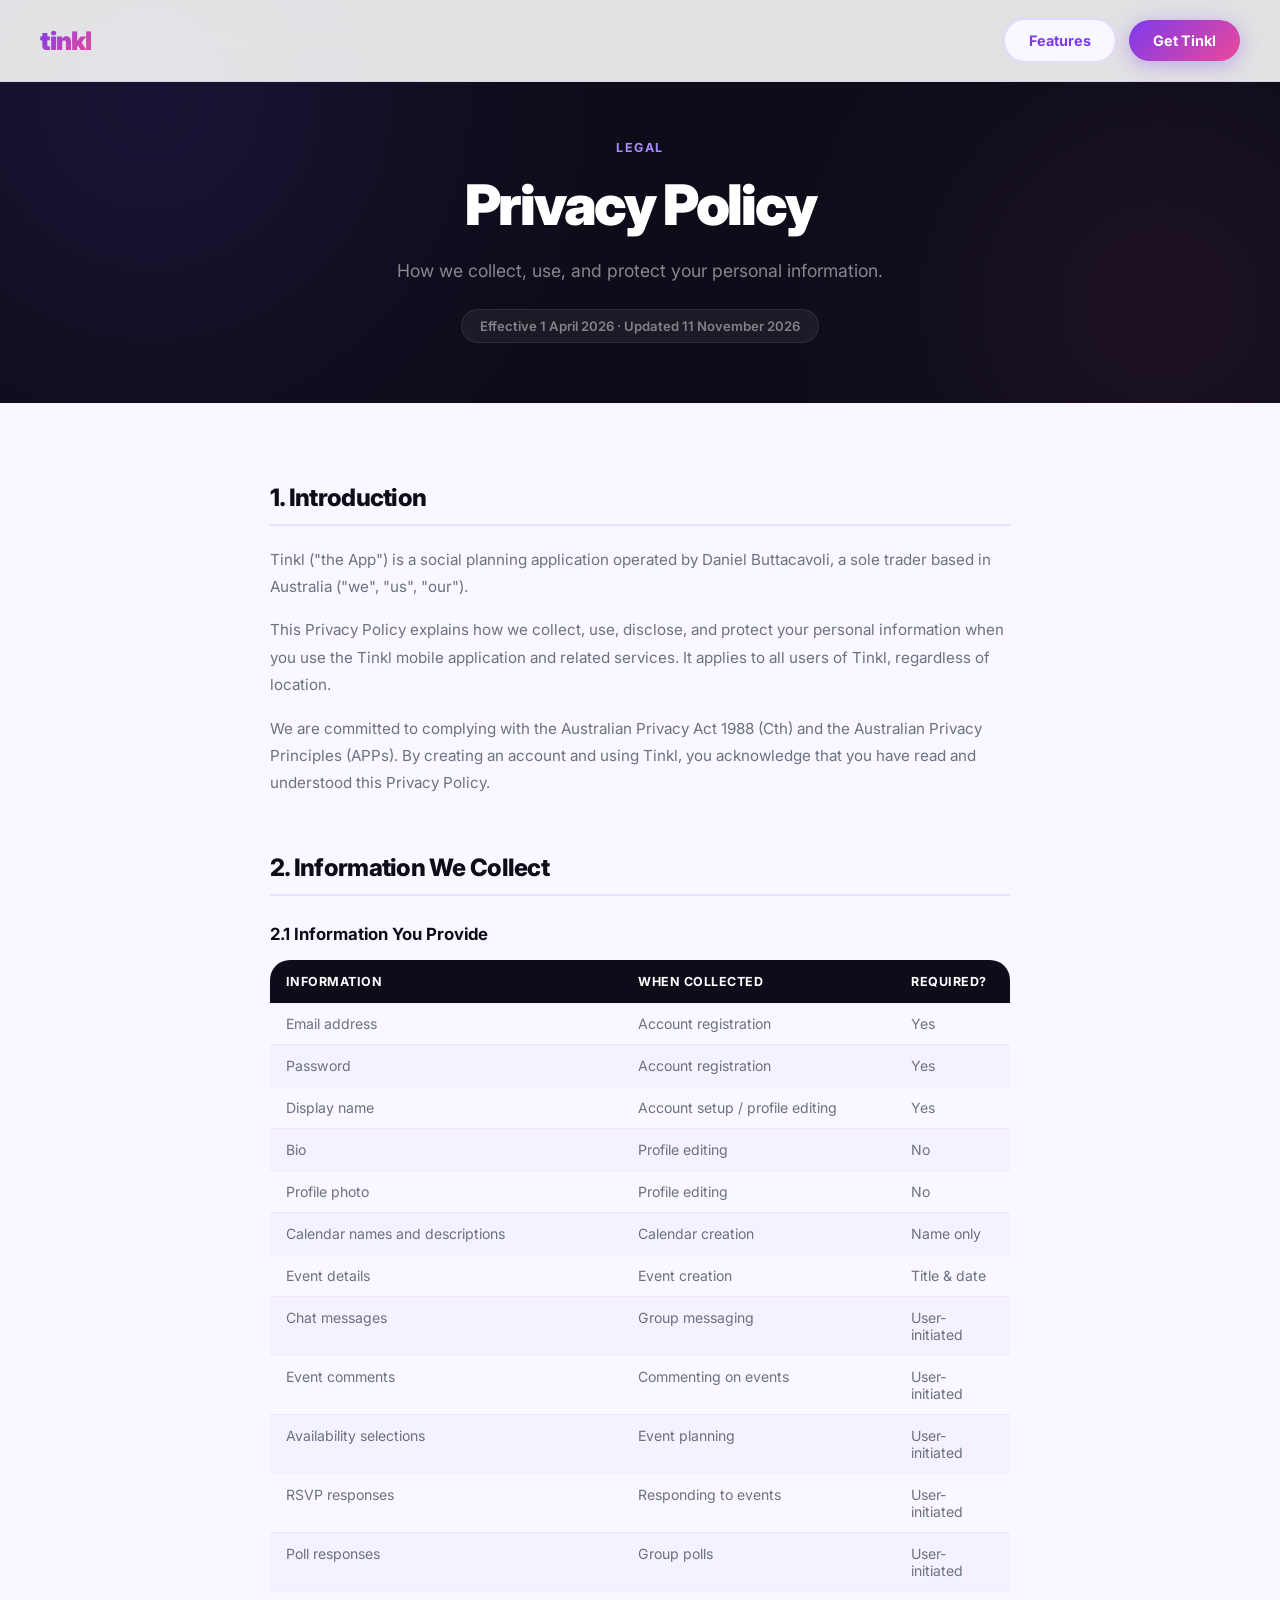
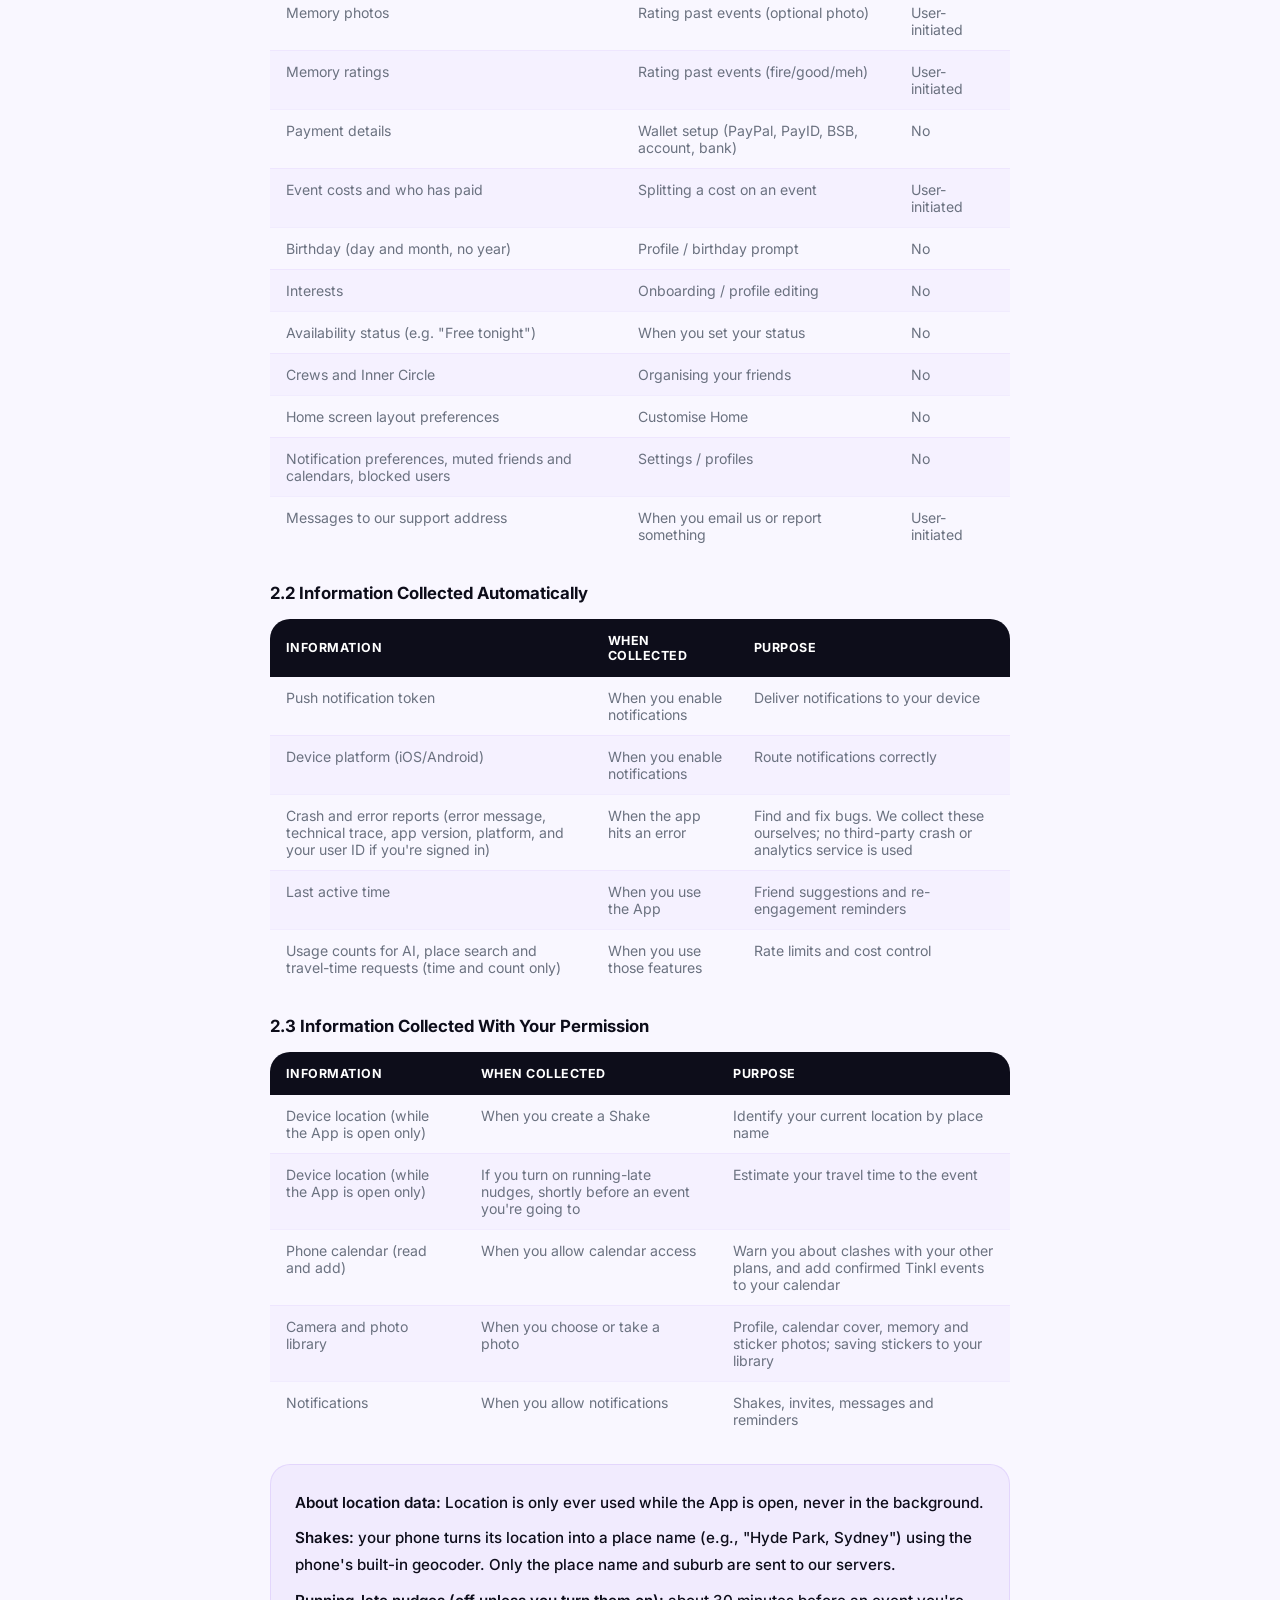
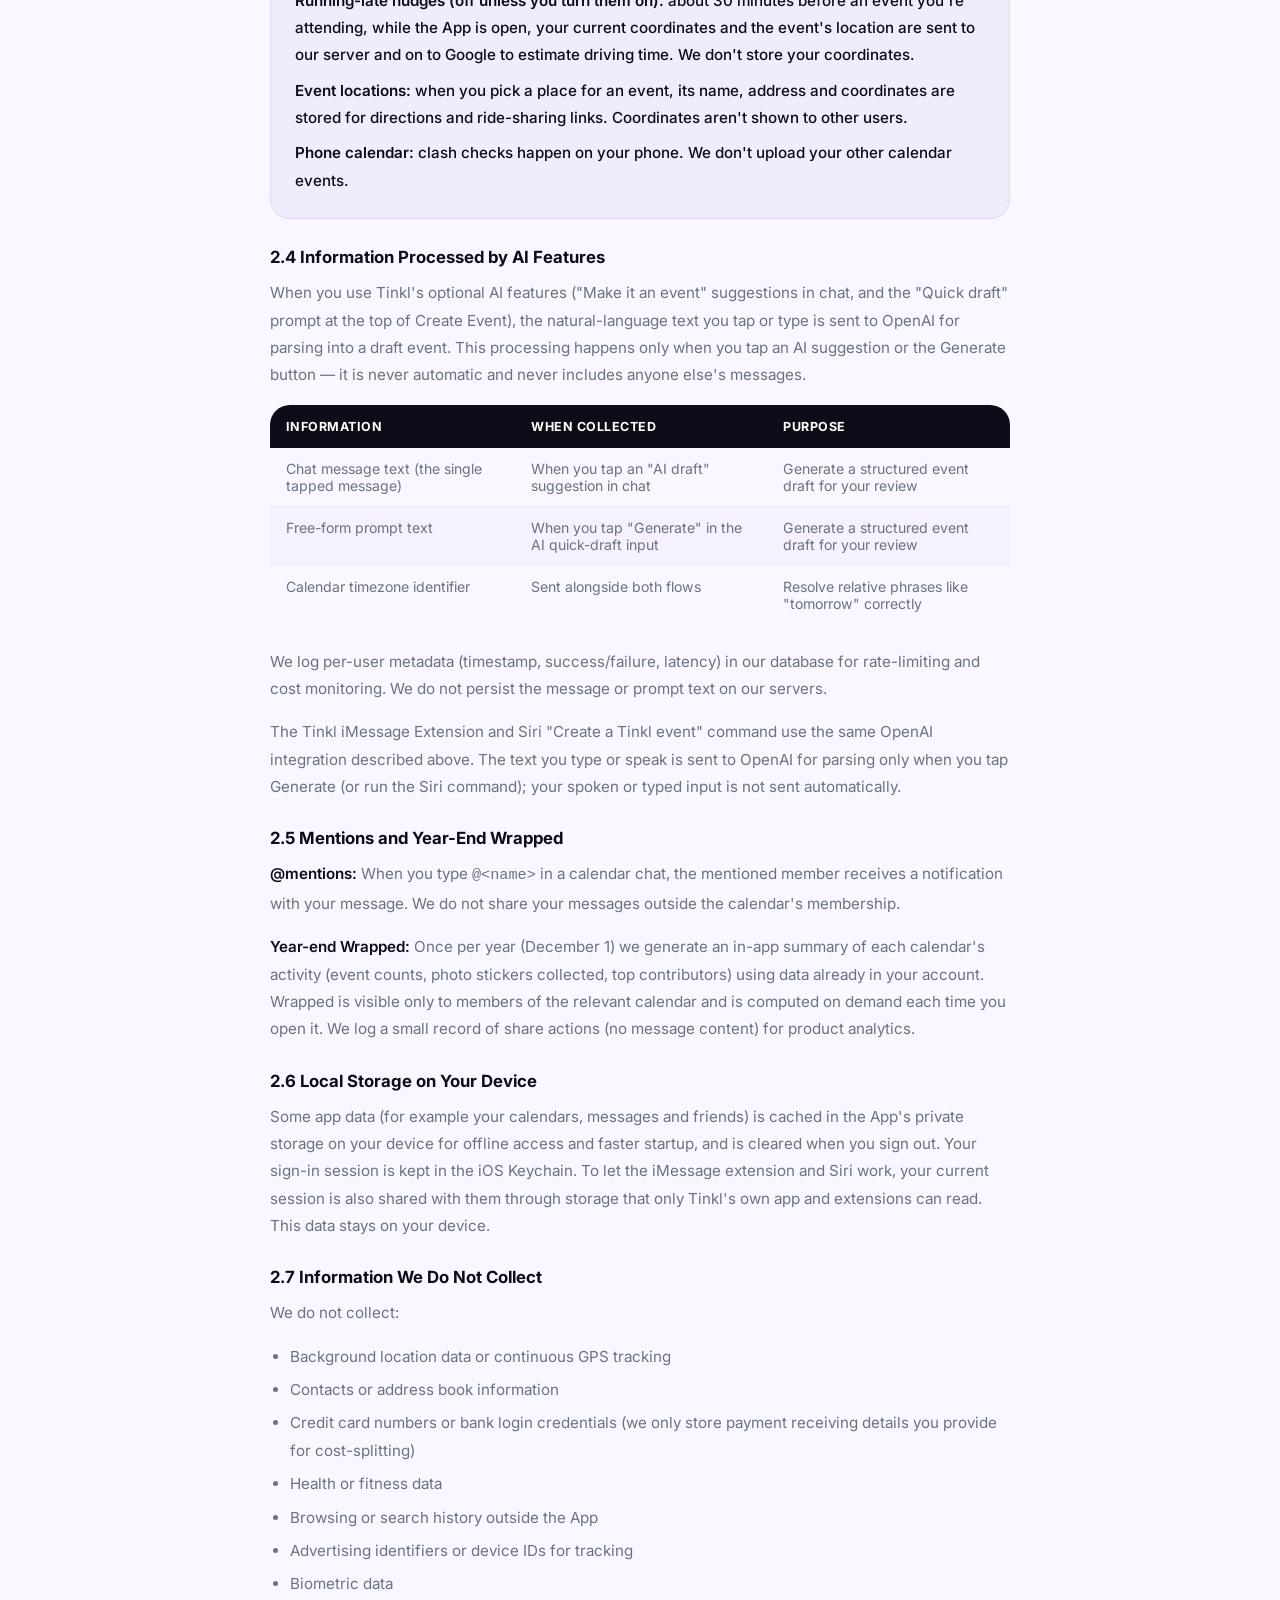
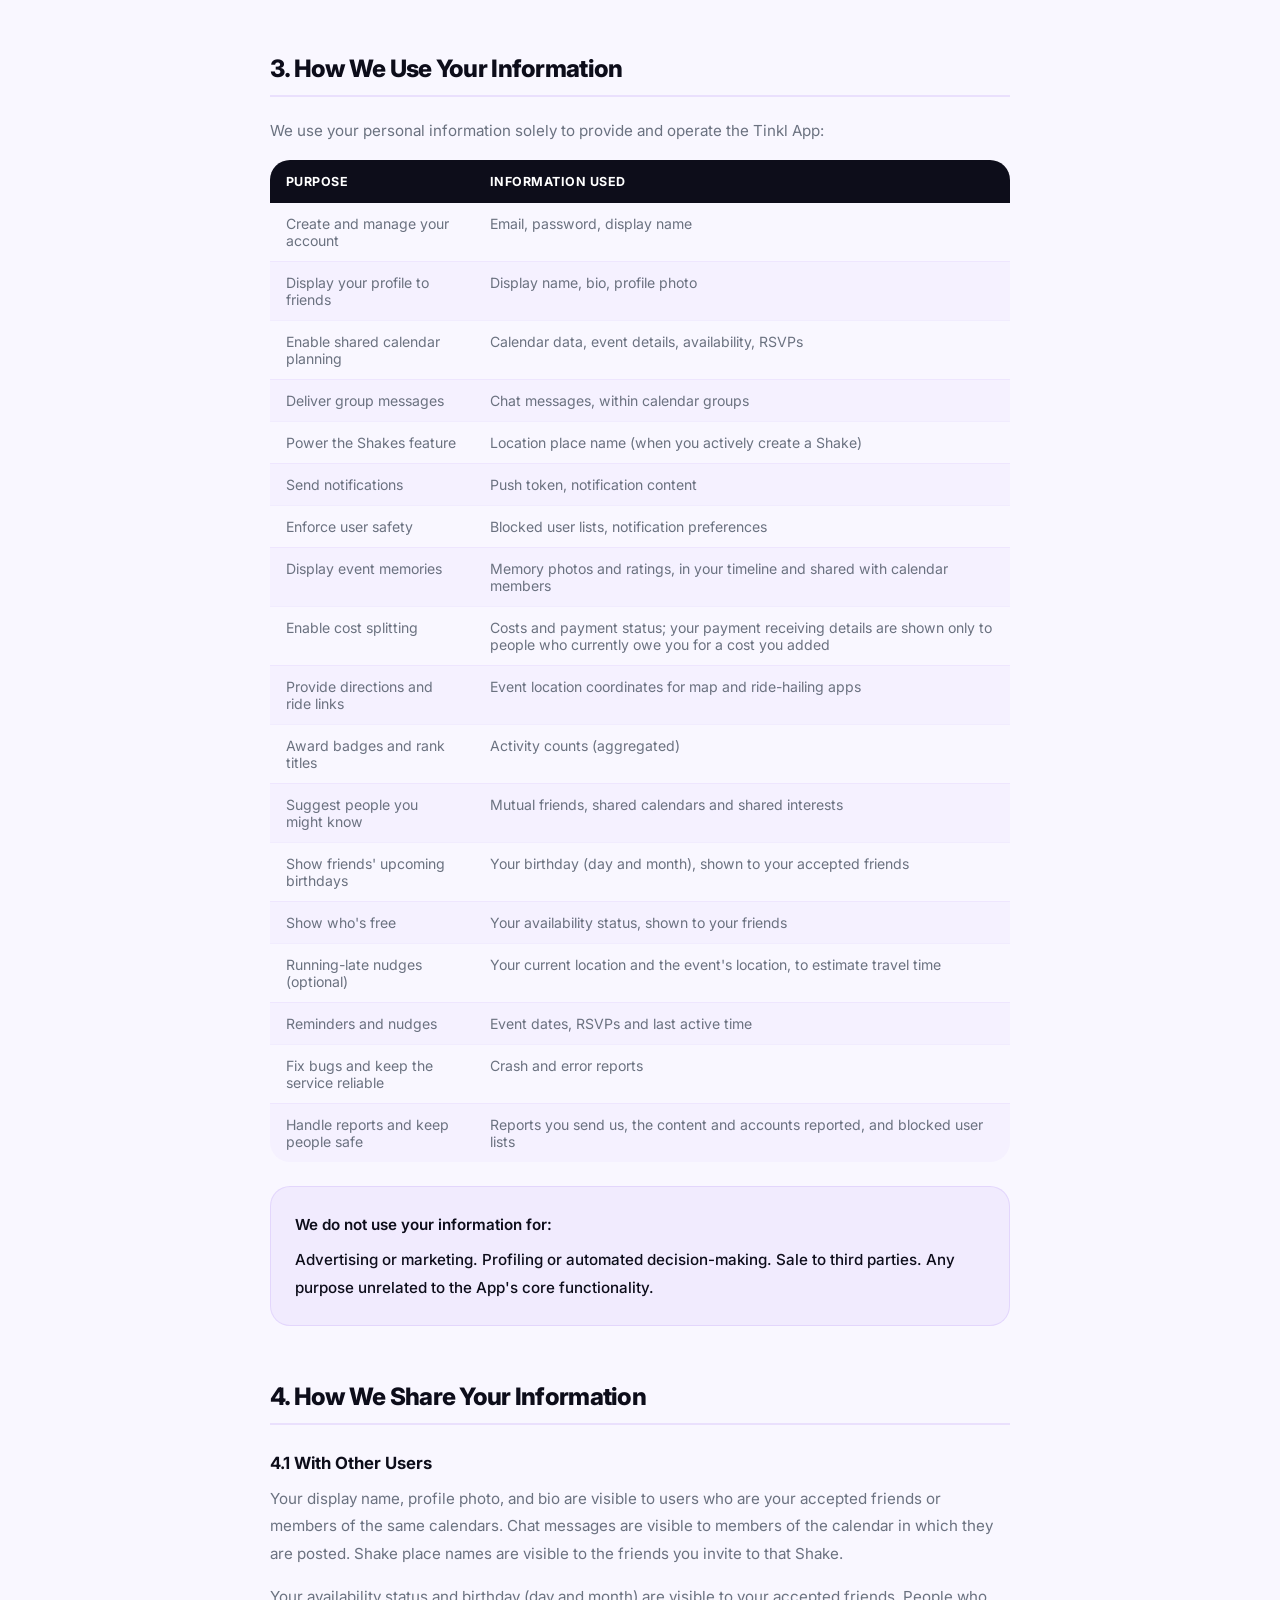
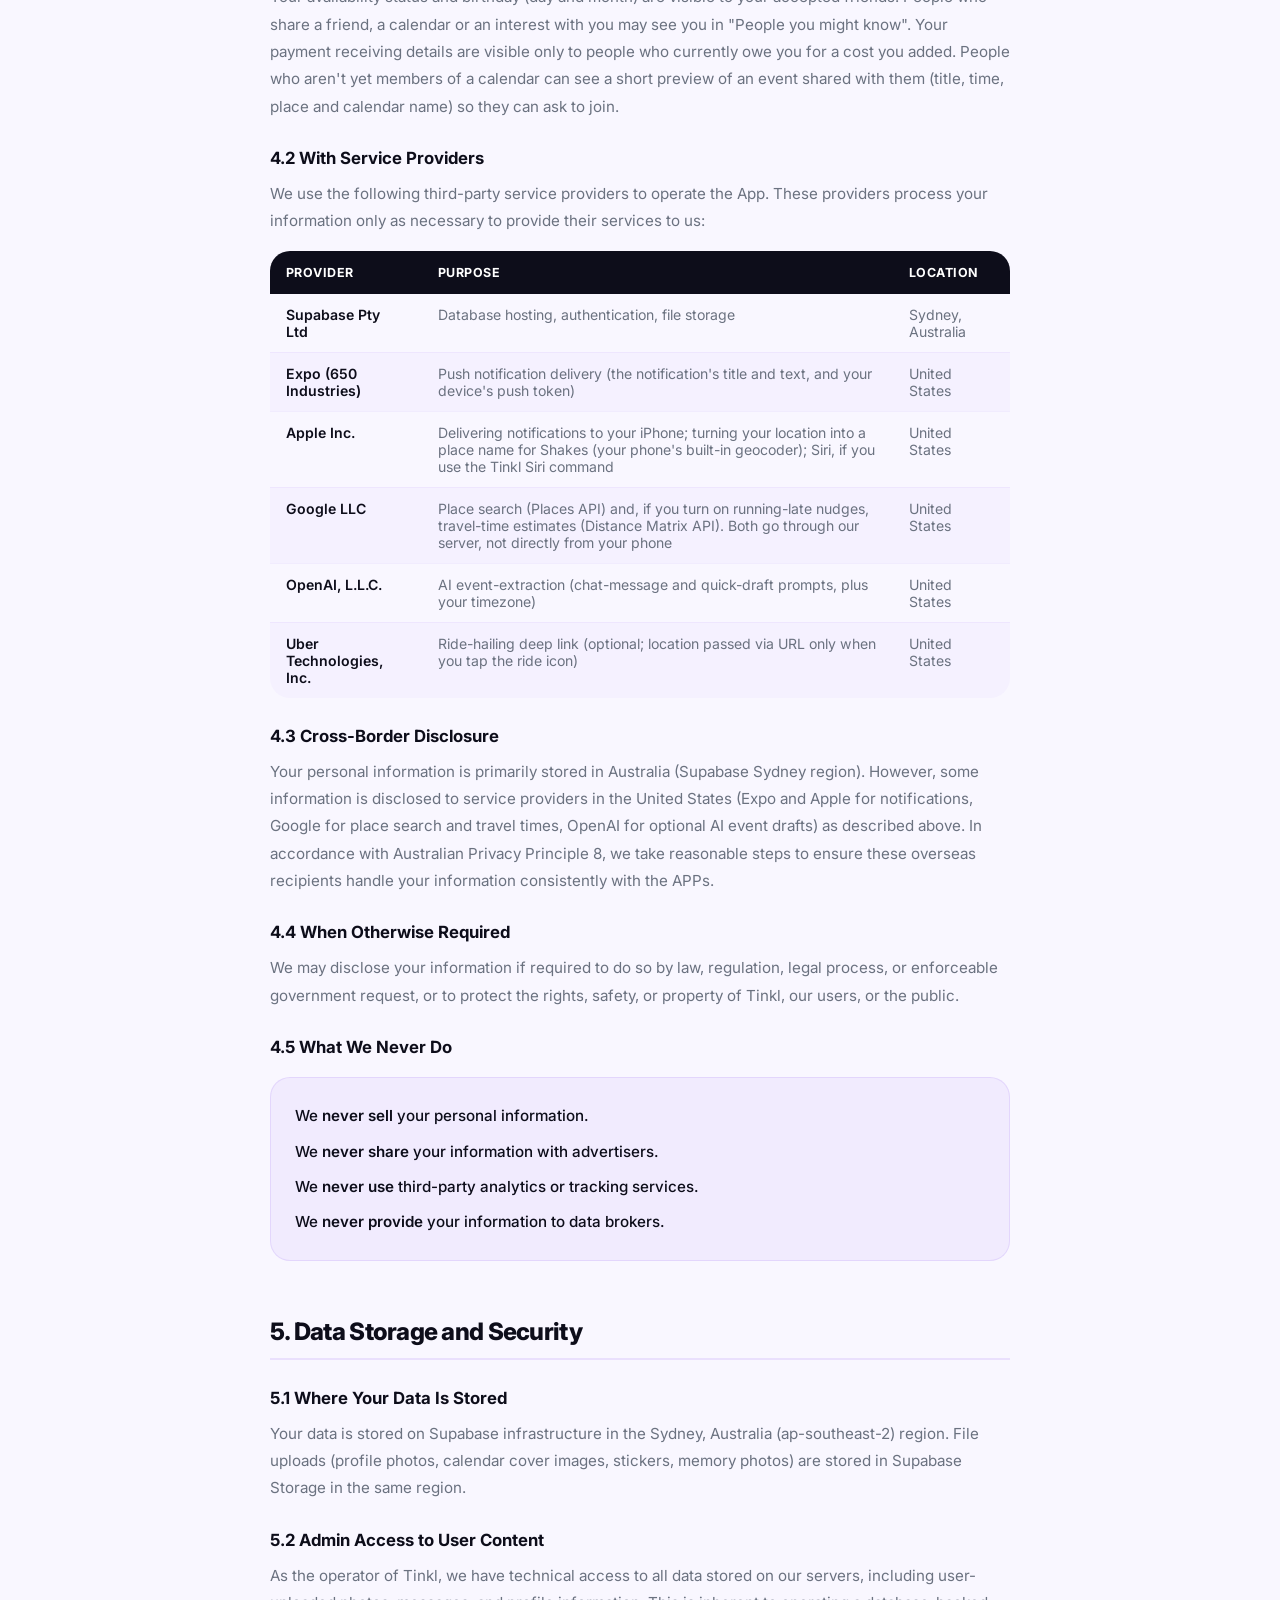
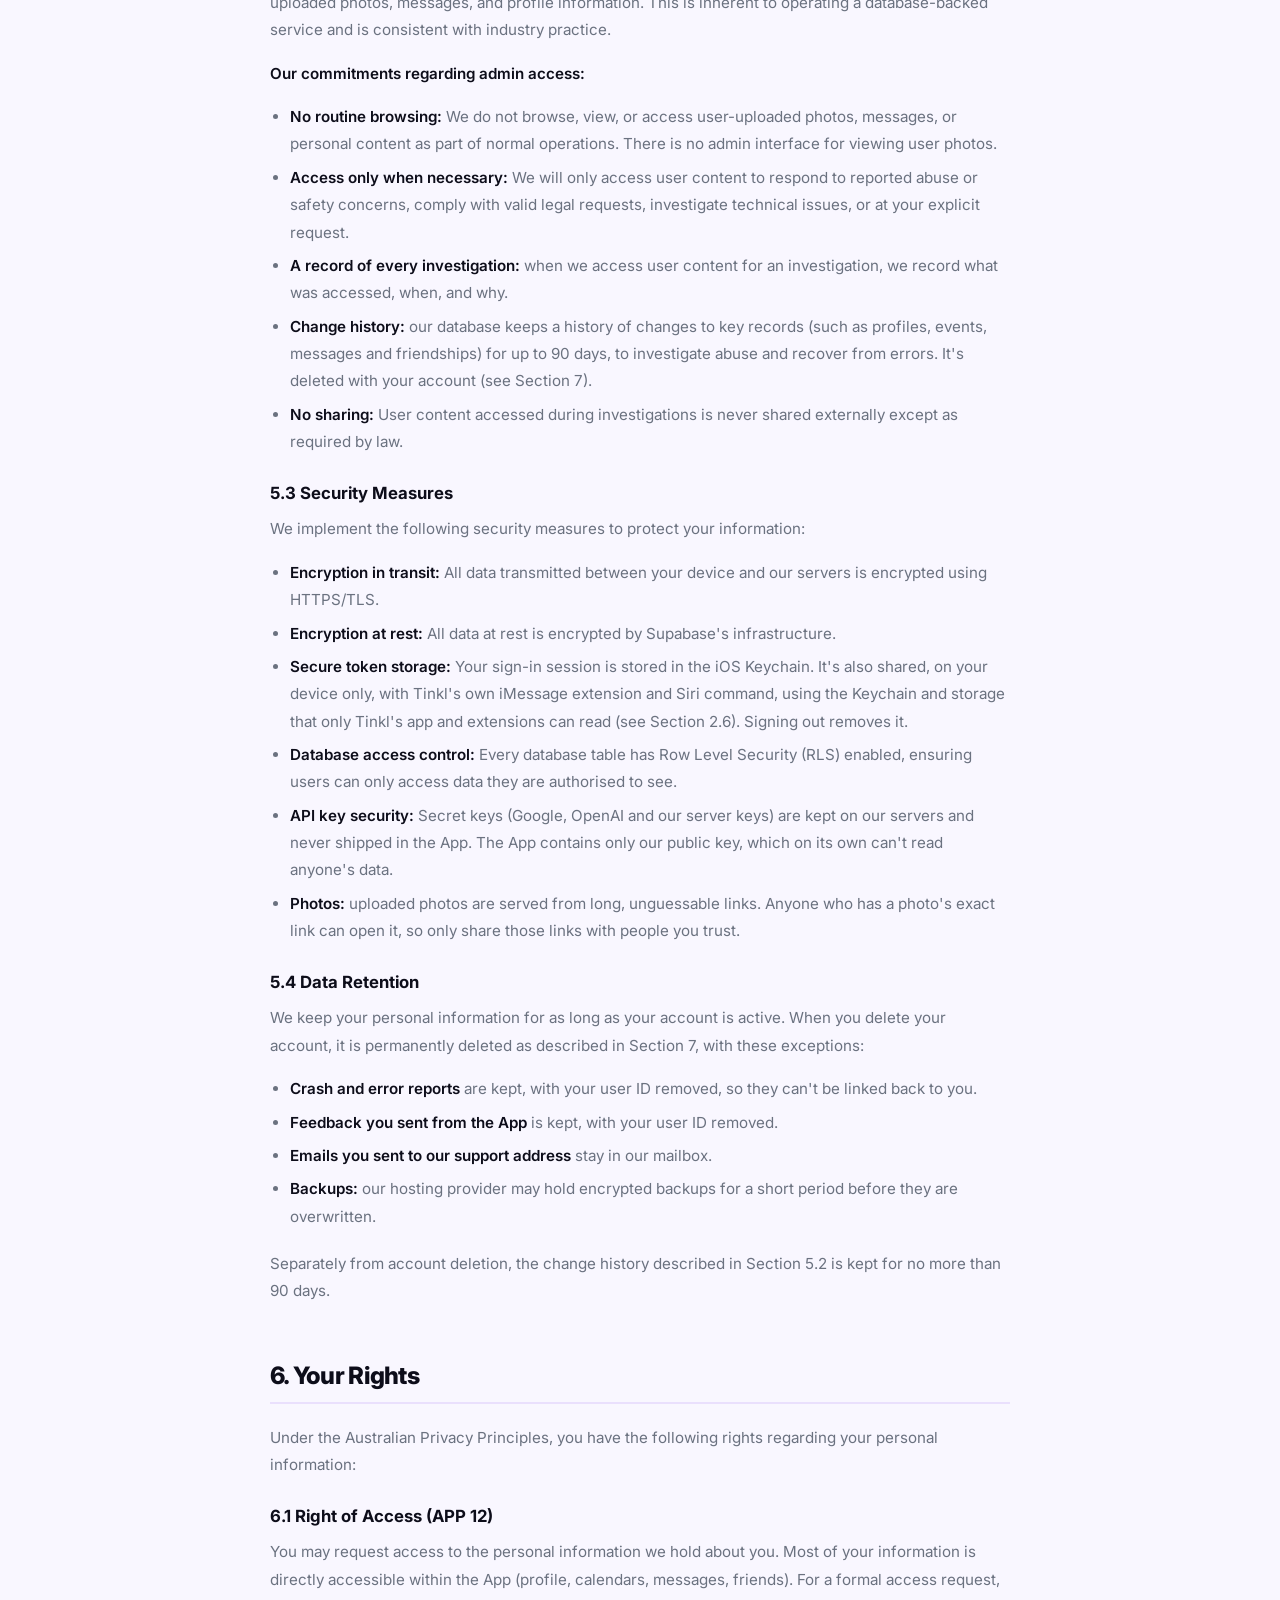
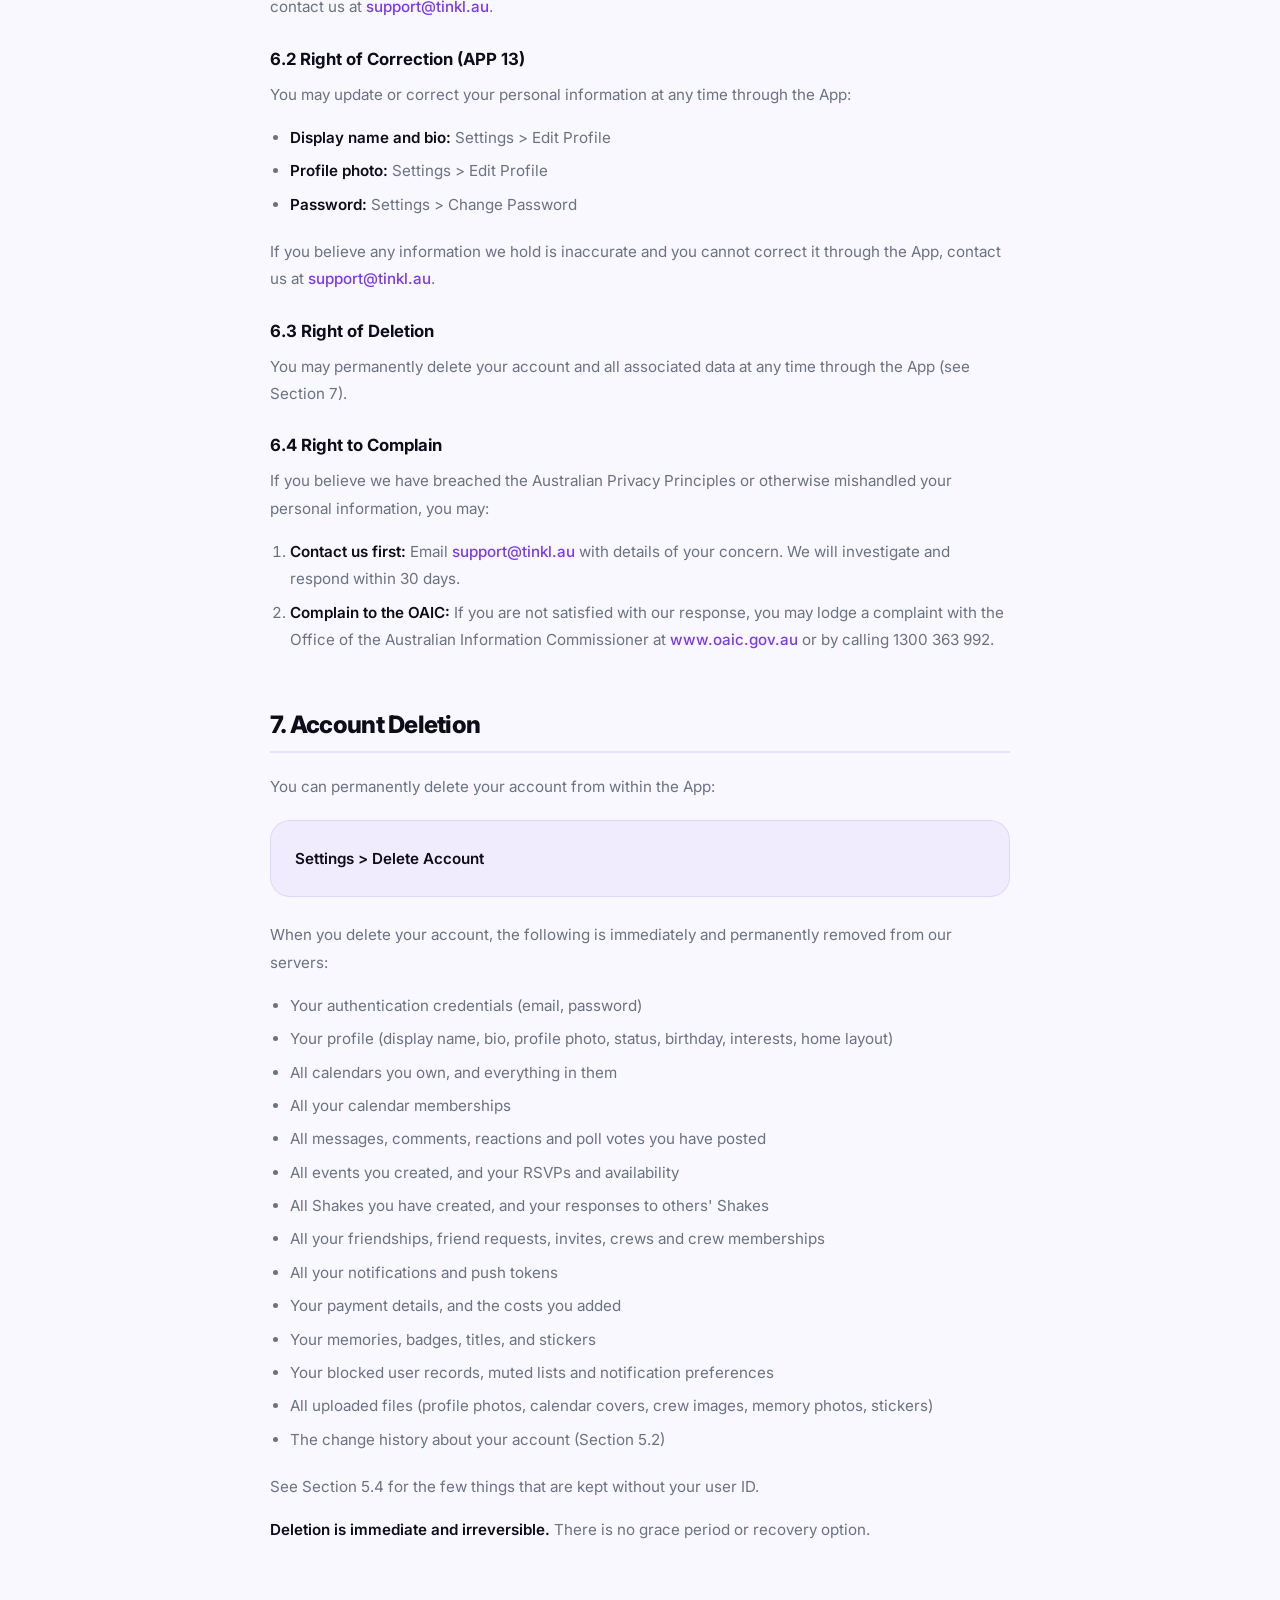
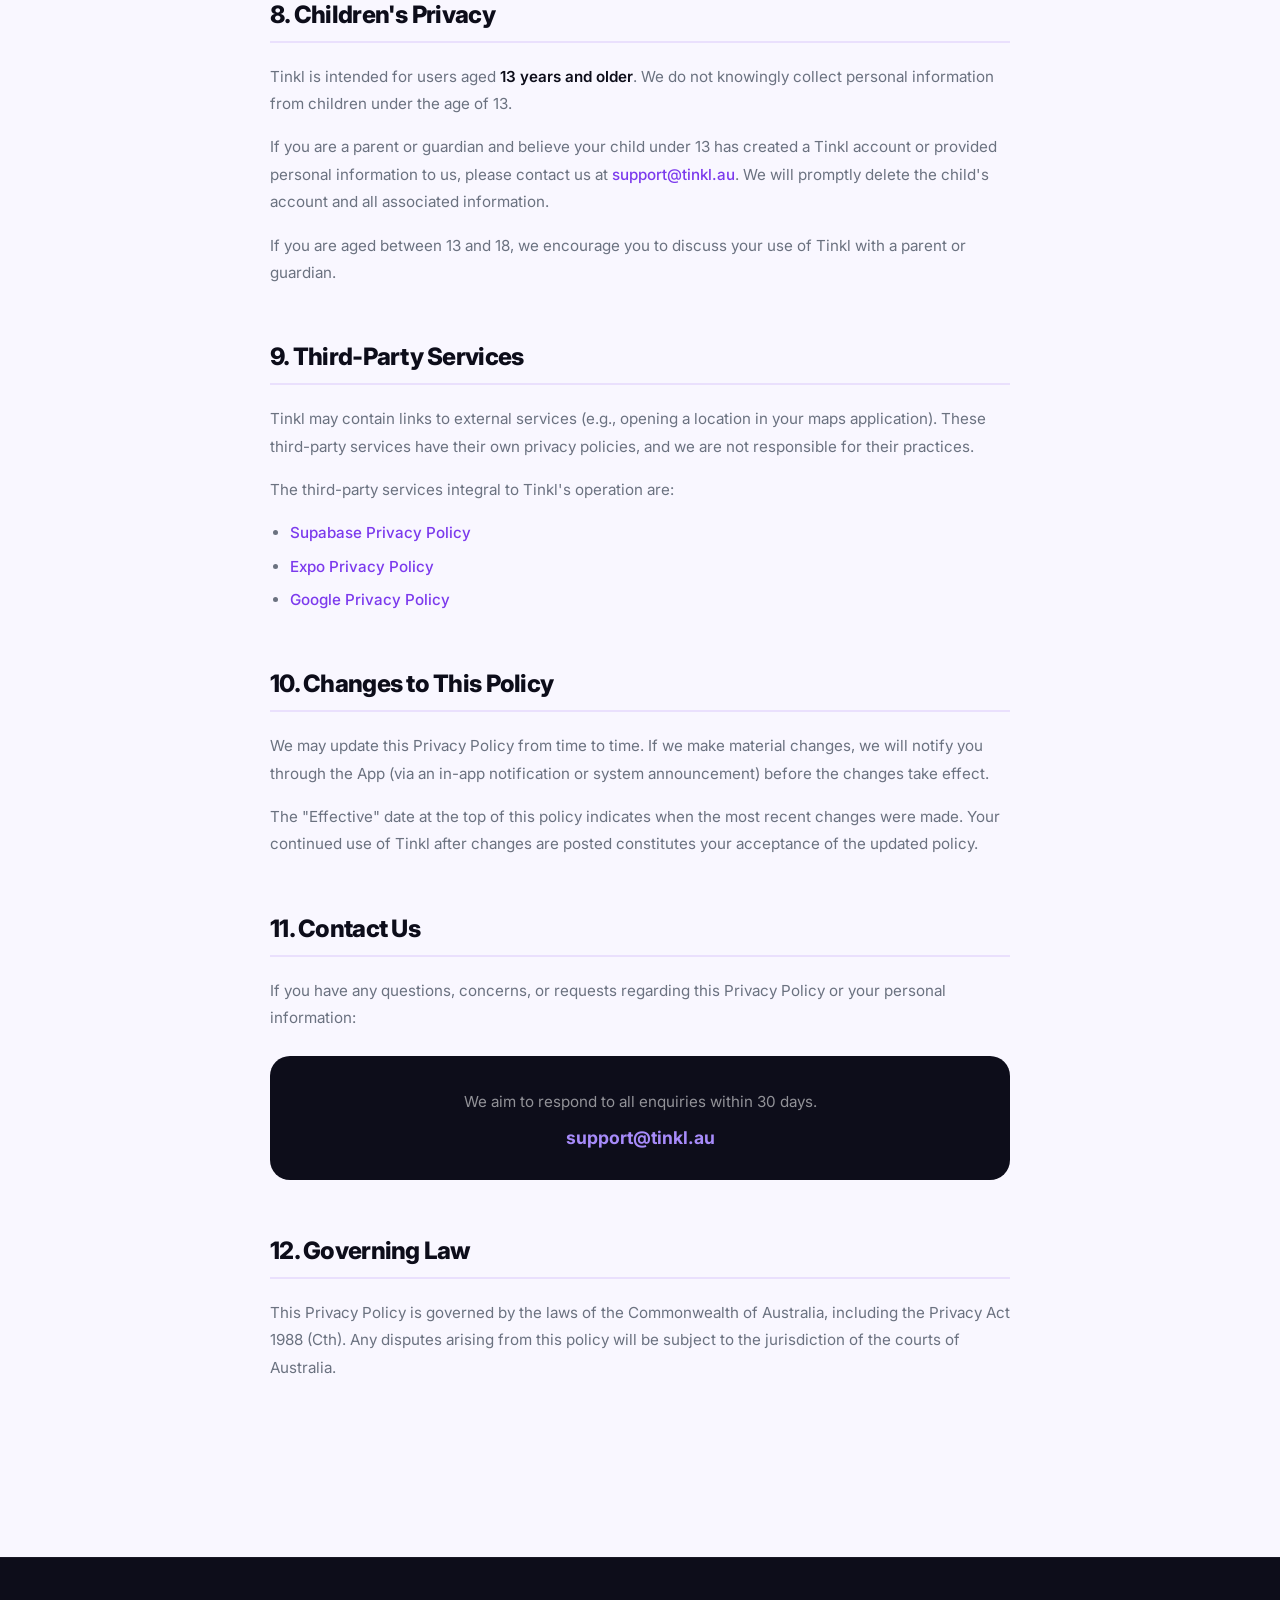
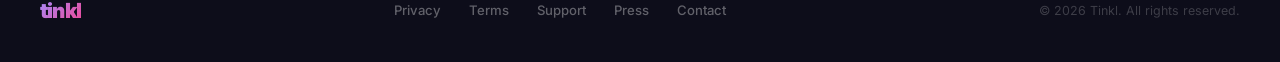
<file: privacy.html>
<!DOCTYPE html>
<html lang="en">
<head>
  <meta charset="UTF-8" />
  <meta name="viewport" content="width=device-width, initial-scale=1.0" />
  <title>Privacy Policy — Tinkl</title>
  <meta name="description" content="Tinkl Privacy Policy. How we collect, use, and protect your personal information." />
  <meta property="og:title" content="Privacy Policy — Tinkl" />
  <meta property="og:description" content="How we collect, use, and protect your personal information." />
  <meta property="og:type" content="website" />
  <link rel="canonical" href="https://tinkl.au/privacy" />
  <link rel="icon" type="image/svg+xml" href="favicon.svg" />
  <meta property="og:url" content="https://tinkl.au/privacy" />
  <meta property="og:image" content="https://tinkl.au/og-image.svg" />
  <meta property="og:image:width" content="1200" />
  <meta property="og:image:height" content="630" />
  <meta name="twitter:card" content="summary_large_image" />
  <meta name="twitter:title" content="Privacy Policy — Tinkl" />
  <meta name="twitter:description" content="How we collect, use, and protect your personal information." />
  <meta name="twitter:image" content="https://tinkl.au/og-image.svg" />
  <link rel="preconnect" href="https://fonts.googleapis.com" />
  <link rel="preconnect" href="https://fonts.gstatic.com" crossorigin />
  <link href="https://fonts.googleapis.com/css2?family=Inter:wght@400;500;600;700;800;900&display=swap" rel="stylesheet" />
  <link rel="stylesheet" href="styles.css" />
</head>
<body>

<a href="#main-content" class="skip-link">Skip to content</a>

<!-- ─── NAV ──────────────────────────────────────────────────── -->
<nav>
  <a href="index.html" class="nav-logo">tinkl</a>
  <div class="nav-right">
    <a href="index.html#features" class="btn btn-secondary">Features</a>
    <a href="index.html#download" class="btn btn-primary">Get Tinkl</a>
  </div>
</nav>

<!-- ─── HERO ─────────────────────────────────────────────────── -->
<section class="policy-hero">
  <div class="policy-hero-inner">
    <div class="section-label">Legal</div>
    <h1>Privacy Policy</h1>
    <p class="subtitle">How we collect, use, and protect your personal information.</p>
    <div class="effective-date">Effective 1 April 2026 · Updated 11 November 2026</div>
  </div>
</section>

<!-- ─── POLICY CONTENT ───────────────────────────────────────── -->
<section class="policy" id="main-content">
  <div class="policy-inner">

    <!-- 1. Introduction -->
    <div class="policy-section">
      <h2>1. Introduction</h2>
      <p>
        Tinkl ("the App") is a social planning application operated by Daniel Buttacavoli,
        a sole trader based in Australia ("we", "us", "our").
      </p>
      <p>
        This Privacy Policy explains how we collect, use, disclose, and protect your personal
        information when you use the Tinkl mobile application and related services. It applies
        to all users of Tinkl, regardless of location.
      </p>
      <p>
        We are committed to complying with the Australian Privacy Act 1988 (Cth) and the
        Australian Privacy Principles (APPs). By creating an account and using Tinkl, you
        acknowledge that you have read and understood this Privacy Policy.
      </p>
    </div>

    <!-- 2. Information We Collect -->
    <div class="policy-section">
      <h2>2. Information We Collect</h2>

      <h3>2.1 Information You Provide</h3>
      <table class="policy-table">
        <thead>
          <tr>
            <th>Information</th>
            <th>When Collected</th>
            <th>Required?</th>
          </tr>
        </thead>
        <tbody>
          <tr><td>Email address</td><td>Account registration</td><td>Yes</td></tr>
          <tr><td>Password</td><td>Account registration</td><td>Yes</td></tr>
          <tr><td>Display name</td><td>Account setup / profile editing</td><td>Yes</td></tr>
          <tr><td>Bio</td><td>Profile editing</td><td>No</td></tr>
          <tr><td>Profile photo</td><td>Profile editing</td><td>No</td></tr>
          <tr><td>Calendar names and descriptions</td><td>Calendar creation</td><td>Name only</td></tr>
          <tr><td>Event details</td><td>Event creation</td><td>Title &amp; date</td></tr>
          <tr><td>Chat messages</td><td>Group messaging</td><td>User-initiated</td></tr>
          <tr><td>Event comments</td><td>Commenting on events</td><td>User-initiated</td></tr>
          <tr><td>Availability selections</td><td>Event planning</td><td>User-initiated</td></tr>
          <tr><td>RSVP responses</td><td>Responding to events</td><td>User-initiated</td></tr>
          <tr><td>Poll responses</td><td>Group polls</td><td>User-initiated</td></tr>
          <tr><td>Memory photos</td><td>Rating past events (optional photo)</td><td>User-initiated</td></tr>
          <tr><td>Memory ratings</td><td>Rating past events (fire/good/meh)</td><td>User-initiated</td></tr>
          <tr><td>Payment details</td><td>Wallet setup (PayPal, PayID, BSB, account, bank)</td><td>No</td></tr>
          <tr><td>Event costs and who has paid</td><td>Splitting a cost on an event</td><td>User-initiated</td></tr>
          <tr><td>Birthday (day and month, no year)</td><td>Profile / birthday prompt</td><td>No</td></tr>
          <tr><td>Interests</td><td>Onboarding / profile editing</td><td>No</td></tr>
          <tr><td>Availability status (e.g. "Free tonight")</td><td>When you set your status</td><td>No</td></tr>
          <tr><td>Crews and Inner Circle</td><td>Organising your friends</td><td>No</td></tr>
          <tr><td>Home screen layout preferences</td><td>Customise Home</td><td>No</td></tr>
          <tr><td>Notification preferences, muted friends and calendars, blocked users</td><td>Settings / profiles</td><td>No</td></tr>
          <tr><td>Messages to our support address</td><td>When you email us or report something</td><td>User-initiated</td></tr>
        </tbody>
      </table>

      <h3>2.2 Information Collected Automatically</h3>
      <table class="policy-table">
        <thead>
          <tr>
            <th>Information</th>
            <th>When Collected</th>
            <th>Purpose</th>
          </tr>
        </thead>
        <tbody>
          <tr><td>Push notification token</td><td>When you enable notifications</td><td>Deliver notifications to your device</td></tr>
          <tr><td>Device platform (iOS/Android)</td><td>When you enable notifications</td><td>Route notifications correctly</td></tr>
          <tr><td>Crash and error reports (error message, technical trace, app version, platform, and your user ID if you're signed in)</td><td>When the app hits an error</td><td>Find and fix bugs. We collect these ourselves; no third-party crash or analytics service is used</td></tr>
          <tr><td>Last active time</td><td>When you use the App</td><td>Friend suggestions and re-engagement reminders</td></tr>
          <tr><td>Usage counts for AI, place search and travel-time requests (time and count only)</td><td>When you use those features</td><td>Rate limits and cost control</td></tr>
        </tbody>
      </table>

      <h3>2.3 Information Collected With Your Permission</h3>
      <table class="policy-table">
        <thead>
          <tr>
            <th>Information</th>
            <th>When Collected</th>
            <th>Purpose</th>
          </tr>
        </thead>
        <tbody>
          <tr><td>Device location (while the App is open only)</td><td>When you create a Shake</td><td>Identify your current location by place name</td></tr>
          <tr><td>Device location (while the App is open only)</td><td>If you turn on running-late nudges, shortly before an event you're going to</td><td>Estimate your travel time to the event</td></tr>
          <tr><td>Phone calendar (read and add)</td><td>When you allow calendar access</td><td>Warn you about clashes with your other plans, and add confirmed Tinkl events to your calendar</td></tr>
          <tr><td>Camera and photo library</td><td>When you choose or take a photo</td><td>Profile, calendar cover, memory and sticker photos; saving stickers to your library</td></tr>
          <tr><td>Notifications</td><td>When you allow notifications</td><td>Shakes, invites, messages and reminders</td></tr>
        </tbody>
      </table>

      <div class="policy-highlight">
        <p><strong>About location data:</strong> Location is only ever used while the App is open, never in the background.</p>
        <p><strong>Shakes:</strong> your phone turns its location into a place name (e.g., "Hyde Park, Sydney") using the phone's built-in geocoder. Only the place name and suburb are sent to our servers.</p>
        <p><strong>Running-late nudges (off unless you turn them on):</strong> about 30 minutes before an event you're attending, while the App is open, your current coordinates and the event's location are sent to our server and on to Google to estimate driving time. We don't store your coordinates.</p>
        <p><strong>Event locations:</strong> when you pick a place for an event, its name, address and coordinates are stored for directions and ride-sharing links. Coordinates aren't shown to other users.</p>
        <p><strong>Phone calendar:</strong> clash checks happen on your phone. We don't upload your other calendar events.</p>
      </div>

      <h3>2.4 Information Processed by AI Features</h3>
      <p>
        When you use Tinkl's optional AI features ("Make it an event" suggestions in chat, and the
        "Quick draft" prompt at the top of Create Event), the natural-language text you tap or type
        is sent to OpenAI for parsing into a draft event. This processing happens only when you tap
        an AI suggestion or the Generate button — it is never automatic and never includes anyone
        else's messages.
      </p>
      <table class="policy-table">
        <thead>
          <tr>
            <th>Information</th>
            <th>When Collected</th>
            <th>Purpose</th>
          </tr>
        </thead>
        <tbody>
          <tr><td>Chat message text (the single tapped message)</td><td>When you tap an "AI draft" suggestion in chat</td><td>Generate a structured event draft for your review</td></tr>
          <tr><td>Free-form prompt text</td><td>When you tap "Generate" in the AI quick-draft input</td><td>Generate a structured event draft for your review</td></tr>
          <tr><td>Calendar timezone identifier</td><td>Sent alongside both flows</td><td>Resolve relative phrases like "tomorrow" correctly</td></tr>
        </tbody>
      </table>
      <p>
        We log per-user metadata (timestamp, success/failure, latency) in our database for
        rate-limiting and cost monitoring. We do not persist the message or prompt text on our
        servers.
      </p>
      <p>
        The Tinkl iMessage Extension and Siri "Create a Tinkl event" command use the same OpenAI
        integration described above. The text you type or speak is sent to OpenAI for parsing
        only when you tap Generate (or run the Siri command); your spoken or typed input is not
        sent automatically.
      </p>

      <h3>2.5 Mentions and Year-End Wrapped</h3>
      <p>
        <strong>@mentions:</strong> When you type <code>@&lt;name&gt;</code> in a calendar chat,
        the mentioned member receives a notification with your message. We do not share your
        messages outside the calendar's membership.
      </p>
      <p>
        <strong>Year-end Wrapped:</strong> Once per year (December 1) we generate an in-app
        summary of each calendar's activity (event counts, photo stickers collected, top
        contributors) using data already in your account. Wrapped is visible only to members
        of the relevant calendar and is computed on demand each time you open it. We log a
        small record of share actions (no message content) for product analytics.
      </p>

      <h3>2.6 Local Storage on Your Device</h3>
      <p>
        Some app data (for example your calendars, messages and friends) is cached in the App's
        private storage on your device for offline access and faster startup, and is cleared when
        you sign out. Your sign-in session is kept in the iOS Keychain. To let the iMessage
        extension and Siri work, your current session is also shared with them through storage
        that only Tinkl's own app and extensions can read. This data stays on your device.
      </p>

      <h3>2.7 Information We Do Not Collect</h3>
      <p>We do not collect:</p>
      <ul>
        <li>Background location data or continuous GPS tracking</li>
        <li>Contacts or address book information</li>
        <li>Credit card numbers or bank login credentials (we only store payment receiving details you provide for cost-splitting)</li>
        <li>Health or fitness data</li>
        <li>Browsing or search history outside the App</li>
        <li>Advertising identifiers or device IDs for tracking</li>
        <li>Biometric data</li>
      </ul>
    </div>

    <!-- 3. How We Use Your Information -->
    <div class="policy-section">
      <h2>3. How We Use Your Information</h2>
      <p>We use your personal information solely to provide and operate the Tinkl App:</p>
      <table class="policy-table">
        <thead>
          <tr>
            <th>Purpose</th>
            <th>Information Used</th>
          </tr>
        </thead>
        <tbody>
          <tr><td>Create and manage your account</td><td>Email, password, display name</td></tr>
          <tr><td>Display your profile to friends</td><td>Display name, bio, profile photo</td></tr>
          <tr><td>Enable shared calendar planning</td><td>Calendar data, event details, availability, RSVPs</td></tr>
          <tr><td>Deliver group messages</td><td>Chat messages, within calendar groups</td></tr>
          <tr><td>Power the Shakes feature</td><td>Location place name (when you actively create a Shake)</td></tr>
          <tr><td>Send notifications</td><td>Push token, notification content</td></tr>
          <tr><td>Enforce user safety</td><td>Blocked user lists, notification preferences</td></tr>
          <tr><td>Display event memories</td><td>Memory photos and ratings, in your timeline and shared with calendar members</td></tr>
          <tr><td>Enable cost splitting</td><td>Costs and payment status; your payment receiving details are shown only to people who currently owe you for a cost you added</td></tr>
          <tr><td>Provide directions and ride links</td><td>Event location coordinates for map and ride-hailing apps</td></tr>
          <tr><td>Award badges and rank titles</td><td>Activity counts (aggregated)</td></tr>
          <tr><td>Suggest people you might know</td><td>Mutual friends, shared calendars and shared interests</td></tr>
          <tr><td>Show friends' upcoming birthdays</td><td>Your birthday (day and month), shown to your accepted friends</td></tr>
          <tr><td>Show who's free</td><td>Your availability status, shown to your friends</td></tr>
          <tr><td>Running-late nudges (optional)</td><td>Your current location and the event's location, to estimate travel time</td></tr>
          <tr><td>Reminders and nudges</td><td>Event dates, RSVPs and last active time</td></tr>
          <tr><td>Fix bugs and keep the service reliable</td><td>Crash and error reports</td></tr>
          <tr><td>Handle reports and keep people safe</td><td>Reports you send us, the content and accounts reported, and blocked user lists</td></tr>
        </tbody>
      </table>

      <div class="policy-highlight">
        <p><strong>We do not use your information for:</strong></p>
        <p>Advertising or marketing. Profiling or automated decision-making. Sale to third parties. Any purpose unrelated to the App's core functionality.</p>
      </div>
    </div>

    <!-- 4. How We Share Your Information -->
    <div class="policy-section">
      <h2>4. How We Share Your Information</h2>

      <h3>4.1 With Other Users</h3>
      <p>
        Your display name, profile photo, and bio are visible to users who are your accepted
        friends or members of the same calendars. Chat messages are visible to members of the
        calendar in which they are posted. Shake place names are visible to the friends you
        invite to that Shake.
      </p>
      <p>
        Your availability status and birthday (day and month) are visible to your accepted
        friends. People who share a friend, a calendar or an interest with you may see you in
        "People you might know". Your payment receiving details are visible only to people who
        currently owe you for a cost you added. People who aren't yet members of a calendar can
        see a short preview of an event shared with them (title, time, place and calendar name)
        so they can ask to join.
      </p>

      <h3>4.2 With Service Providers</h3>
      <p>We use the following third-party service providers to operate the App. These providers process your information only as necessary to provide their services to us:</p>
      <table class="policy-table">
        <thead>
          <tr>
            <th>Provider</th>
            <th>Purpose</th>
            <th>Location</th>
          </tr>
        </thead>
        <tbody>
          <tr>
            <td><strong>Supabase Pty Ltd</strong></td>
            <td>Database hosting, authentication, file storage</td>
            <td>Sydney, Australia</td>
          </tr>
          <tr>
            <td><strong>Expo (650 Industries)</strong></td>
            <td>Push notification delivery (the notification's title and text, and your device's push token)</td>
            <td>United States</td>
          </tr>
          <tr>
            <td><strong>Apple Inc.</strong></td>
            <td>Delivering notifications to your iPhone; turning your location into a place name for Shakes (your phone's built-in geocoder); Siri, if you use the Tinkl Siri command</td>
            <td>United States</td>
          </tr>
          <tr>
            <td><strong>Google LLC</strong></td>
            <td>Place search (Places API) and, if you turn on running-late nudges, travel-time estimates (Distance Matrix API). Both go through our server, not directly from your phone</td>
            <td>United States</td>
          </tr>
          <tr>
            <td><strong>OpenAI, L.L.C.</strong></td>
            <td>AI event-extraction (chat-message and quick-draft prompts, plus your timezone)</td>
            <td>United States</td>
          </tr>
          <tr>
            <td><strong>Uber Technologies, Inc.</strong></td>
            <td>Ride-hailing deep link (optional; location passed via URL only when you tap the ride icon)</td>
            <td>United States</td>
          </tr>
        </tbody>
      </table>

      <h3>4.3 Cross-Border Disclosure</h3>
      <p>
        Your personal information is primarily stored in Australia (Supabase Sydney region).
        However, some information is disclosed to service providers in the United States
        (Expo and Apple for notifications, Google for place search and travel times, OpenAI for
        optional AI event drafts) as described above. In
        accordance with Australian Privacy Principle 8, we take reasonable steps to ensure
        these overseas recipients handle your information consistently with the APPs.
      </p>

      <h3>4.4 When Otherwise Required</h3>
      <p>
        We may disclose your information if required to do so by law, regulation, legal process,
        or enforceable government request, or to protect the rights, safety, or property of
        Tinkl, our users, or the public.
      </p>

      <h3>4.5 What We Never Do</h3>
      <div class="policy-highlight">
        <p>We <strong>never sell</strong> your personal information.</p>
        <p>We <strong>never share</strong> your information with advertisers.</p>
        <p>We <strong>never use</strong> third-party analytics or tracking services.</p>
        <p>We <strong>never provide</strong> your information to data brokers.</p>
      </div>
    </div>

    <!-- 5. Data Storage and Security -->
    <div class="policy-section">
      <h2>5. Data Storage and Security</h2>

      <h3>5.1 Where Your Data Is Stored</h3>
      <p>
        Your data is stored on Supabase infrastructure in the Sydney, Australia (ap-southeast-2)
        region. File uploads (profile photos, calendar cover images, stickers, memory photos) are stored in
        Supabase Storage in the same region.
      </p>

      <h3>5.2 Admin Access to User Content</h3>
      <p>
        As the operator of Tinkl, we have technical access to all data stored on our servers,
        including user-uploaded photos, messages, and profile information. This is inherent to
        operating a database-backed service and is consistent with industry practice.
      </p>
      <p><strong>Our commitments regarding admin access:</strong></p>
      <ul>
        <li><strong>No routine browsing:</strong> We do not browse, view, or access user-uploaded photos, messages, or personal content as part of normal operations. There is no admin interface for viewing user photos.</li>
        <li><strong>Access only when necessary:</strong> We will only access user content to respond to reported abuse or safety concerns, comply with valid legal requests, investigate technical issues, or at your explicit request.</li>
        <li><strong>A record of every investigation:</strong> when we access user content for an investigation, we record what was accessed, when, and why.</li>
        <li><strong>Change history:</strong> our database keeps a history of changes to key records (such as profiles, events, messages and friendships) for up to 90 days, to investigate abuse and recover from errors. It's deleted with your account (see Section 7).</li>
        <li><strong>No sharing:</strong> User content accessed during investigations is never shared externally except as required by law.</li>
      </ul>

      <h3>5.3 Security Measures</h3>
      <p>We implement the following security measures to protect your information:</p>
      <ul>
        <li><strong>Encryption in transit:</strong> All data transmitted between your device and our servers is encrypted using HTTPS/TLS.</li>
        <li><strong>Encryption at rest:</strong> All data at rest is encrypted by Supabase's infrastructure.</li>
        <li><strong>Secure token storage:</strong> Your sign-in session is stored in the iOS Keychain. It's also shared, on your device only, with Tinkl's own iMessage extension and Siri command, using the Keychain and storage that only Tinkl's app and extensions can read (see Section 2.6). Signing out removes it.</li>
        <li><strong>Database access control:</strong> Every database table has Row Level Security (RLS) enabled, ensuring users can only access data they are authorised to see.</li>
        <li><strong>API key security:</strong> Secret keys (Google, OpenAI and our server keys) are kept on our servers and never shipped in the App. The App contains only our public key, which on its own can't read anyone's data.</li>
        <li><strong>Photos:</strong> uploaded photos are served from long, unguessable links. Anyone who has a photo's exact link can open it, so only share those links with people you trust.</li>
      </ul>

      <h3>5.4 Data Retention</h3>
      <p>
        We keep your personal information for as long as your account is active. When you delete
        your account, it is permanently deleted as described in Section 7, with these exceptions:
      </p>
      <ul>
        <li><strong>Crash and error reports</strong> are kept, with your user ID removed, so they can't be linked back to you.</li>
        <li><strong>Feedback you sent from the App</strong> is kept, with your user ID removed.</li>
        <li><strong>Emails you sent to our support address</strong> stay in our mailbox.</li>
        <li><strong>Backups:</strong> our hosting provider may hold encrypted backups for a short period before they are overwritten.</li>
      </ul>
      <p>
        Separately from account deletion, the change history described in Section 5.2 is kept for
        no more than 90 days.
      </p>
    </div>

    <!-- 6. Your Rights -->
    <div class="policy-section">
      <h2>6. Your Rights</h2>
      <p>Under the Australian Privacy Principles, you have the following rights regarding your personal information:</p>

      <h3>6.1 Right of Access (APP 12)</h3>
      <p>
        You may request access to the personal information we hold about you. Most of your
        information is directly accessible within the App (profile, calendars, messages, friends).
        For a formal access request, contact us at
        <a href="mailto:support@tinkl.au">support@tinkl.au</a>.
      </p>

      <h3>6.2 Right of Correction (APP 13)</h3>
      <p>You may update or correct your personal information at any time through the App:</p>
      <ul>
        <li><strong>Display name and bio:</strong> Settings &gt; Edit Profile</li>
        <li><strong>Profile photo:</strong> Settings &gt; Edit Profile</li>
        <li><strong>Password:</strong> Settings &gt; Change Password</li>
      </ul>
      <p>
        If you believe any information we hold is inaccurate and you cannot correct it through
        the App, contact us at <a href="mailto:support@tinkl.au">support@tinkl.au</a>.
      </p>

      <h3>6.3 Right of Deletion</h3>
      <p>You may permanently delete your account and all associated data at any time through the App (see Section 7).</p>

      <h3>6.4 Right to Complain</h3>
      <p>If you believe we have breached the Australian Privacy Principles or otherwise mishandled your personal information, you may:</p>
      <ol>
        <li><strong>Contact us first:</strong> Email <a href="mailto:support@tinkl.au">support@tinkl.au</a> with details of your concern. We will investigate and respond within 30 days.</li>
        <li><strong>Complain to the OAIC:</strong> If you are not satisfied with our response, you may lodge a complaint with the Office of the Australian Information Commissioner at <a href="https://www.oaic.gov.au" target="_blank" rel="noopener">www.oaic.gov.au</a> or by calling 1300 363 992.</li>
      </ol>
    </div>

    <!-- 7. Account Deletion -->
    <div class="policy-section">
      <h2>7. Account Deletion</h2>
      <p>You can permanently delete your account from within the App:</p>
      <div class="policy-highlight">
        <p><strong>Settings &gt; Delete Account</strong></p>
      </div>
      <p>When you delete your account, the following is immediately and permanently removed from our servers:</p>
      <ul>
        <li>Your authentication credentials (email, password)</li>
        <li>Your profile (display name, bio, profile photo, status, birthday, interests, home layout)</li>
        <li>All calendars you own, and everything in them</li>
        <li>All your calendar memberships</li>
        <li>All messages, comments, reactions and poll votes you have posted</li>
        <li>All events you created, and your RSVPs and availability</li>
        <li>All Shakes you have created, and your responses to others' Shakes</li>
        <li>All your friendships, friend requests, invites, crews and crew memberships</li>
        <li>All your notifications and push tokens</li>
        <li>Your payment details, and the costs you added</li>
        <li>Your memories, badges, titles, and stickers</li>
        <li>Your blocked user records, muted lists and notification preferences</li>
        <li>All uploaded files (profile photos, calendar covers, crew images, memory photos, stickers)</li>
        <li>The change history about your account (Section 5.2)</li>
      </ul>
      <p>See Section 5.4 for the few things that are kept without your user ID.</p>
      <p><strong>Deletion is immediate and irreversible.</strong> There is no grace period or recovery option.</p>
    </div>

    <!-- 8. Children's Privacy -->
    <div class="policy-section">
      <h2>8. Children's Privacy</h2>
      <p>
        Tinkl is intended for users aged <strong>13 years and older</strong>. We do not knowingly
        collect personal information from children under the age of 13.
      </p>
      <p>
        If you are a parent or guardian and believe your child under 13 has created a Tinkl
        account or provided personal information to us, please contact us at
        <a href="mailto:support@tinkl.au">support@tinkl.au</a>.
        We will promptly delete the child's account and all associated information.
      </p>
      <p>If you are aged between 13 and 18, we encourage you to discuss your use of Tinkl with a parent or guardian.</p>
    </div>

    <!-- 9. Third-Party Services -->
    <div class="policy-section">
      <h2>9. Third-Party Services</h2>
      <p>
        Tinkl may contain links to external services (e.g., opening a location in your maps application).
        These third-party services have their own privacy policies, and we are not responsible for their practices.
      </p>
      <p>The third-party services integral to Tinkl's operation are:</p>
      <ul>
        <li><a href="https://supabase.com/privacy" target="_blank" rel="noopener">Supabase Privacy Policy</a></li>
        <li><a href="https://expo.dev/privacy" target="_blank" rel="noopener">Expo Privacy Policy</a></li>
        <li><a href="https://policies.google.com/privacy" target="_blank" rel="noopener">Google Privacy Policy</a></li>
      </ul>
    </div>

    <!-- 10. Changes to This Policy -->
    <div class="policy-section">
      <h2>10. Changes to This Policy</h2>
      <p>
        We may update this Privacy Policy from time to time. If we make material changes, we will
        notify you through the App (via an in-app notification or system announcement) before the
        changes take effect.
      </p>
      <p>
        The "Effective" date at the top of this policy indicates when the most recent changes were made.
        Your continued use of Tinkl after changes are posted constitutes your acceptance of the updated policy.
      </p>
    </div>

    <!-- 11. Contact Us -->
    <div class="policy-section">
      <h2>11. Contact Us</h2>
      <p>If you have any questions, concerns, or requests regarding this Privacy Policy or your personal information:</p>
      <div class="contact-card">
        <p>We aim to respond to all enquiries within 30 days.</p>
        <a href="mailto:support@tinkl.au">support@tinkl.au</a>
      </div>
    </div>

    <!-- 12. Governing Law -->
    <div class="policy-section">
      <h2>12. Governing Law</h2>
      <p>
        This Privacy Policy is governed by the laws of the Commonwealth of Australia, including
        the Privacy Act 1988 (Cth). Any disputes arising from this policy will be subject to the
        jurisdiction of the courts of Australia.
      </p>
    </div>

  </div>
</section>

<!-- ─── FOOTER ────────────────────────────────────────────────── -->
<footer>
  <a href="index.html" class="footer-logo">tinkl</a>
  <div class="footer-links">
    <a href="privacy.html">Privacy</a>
    <a href="terms.html">Terms</a>
    <a href="support.html">Support</a>
    <a href="mailto:support@tinkl.au?subject=Press%20Inquiry">Press</a>
    <a href="mailto:support@tinkl.au">Contact</a>
  </div>
  <span class="footer-copy">&copy; 2026 Tinkl. All rights reserved.</span>
</footer>

</body>
</html>
</file>
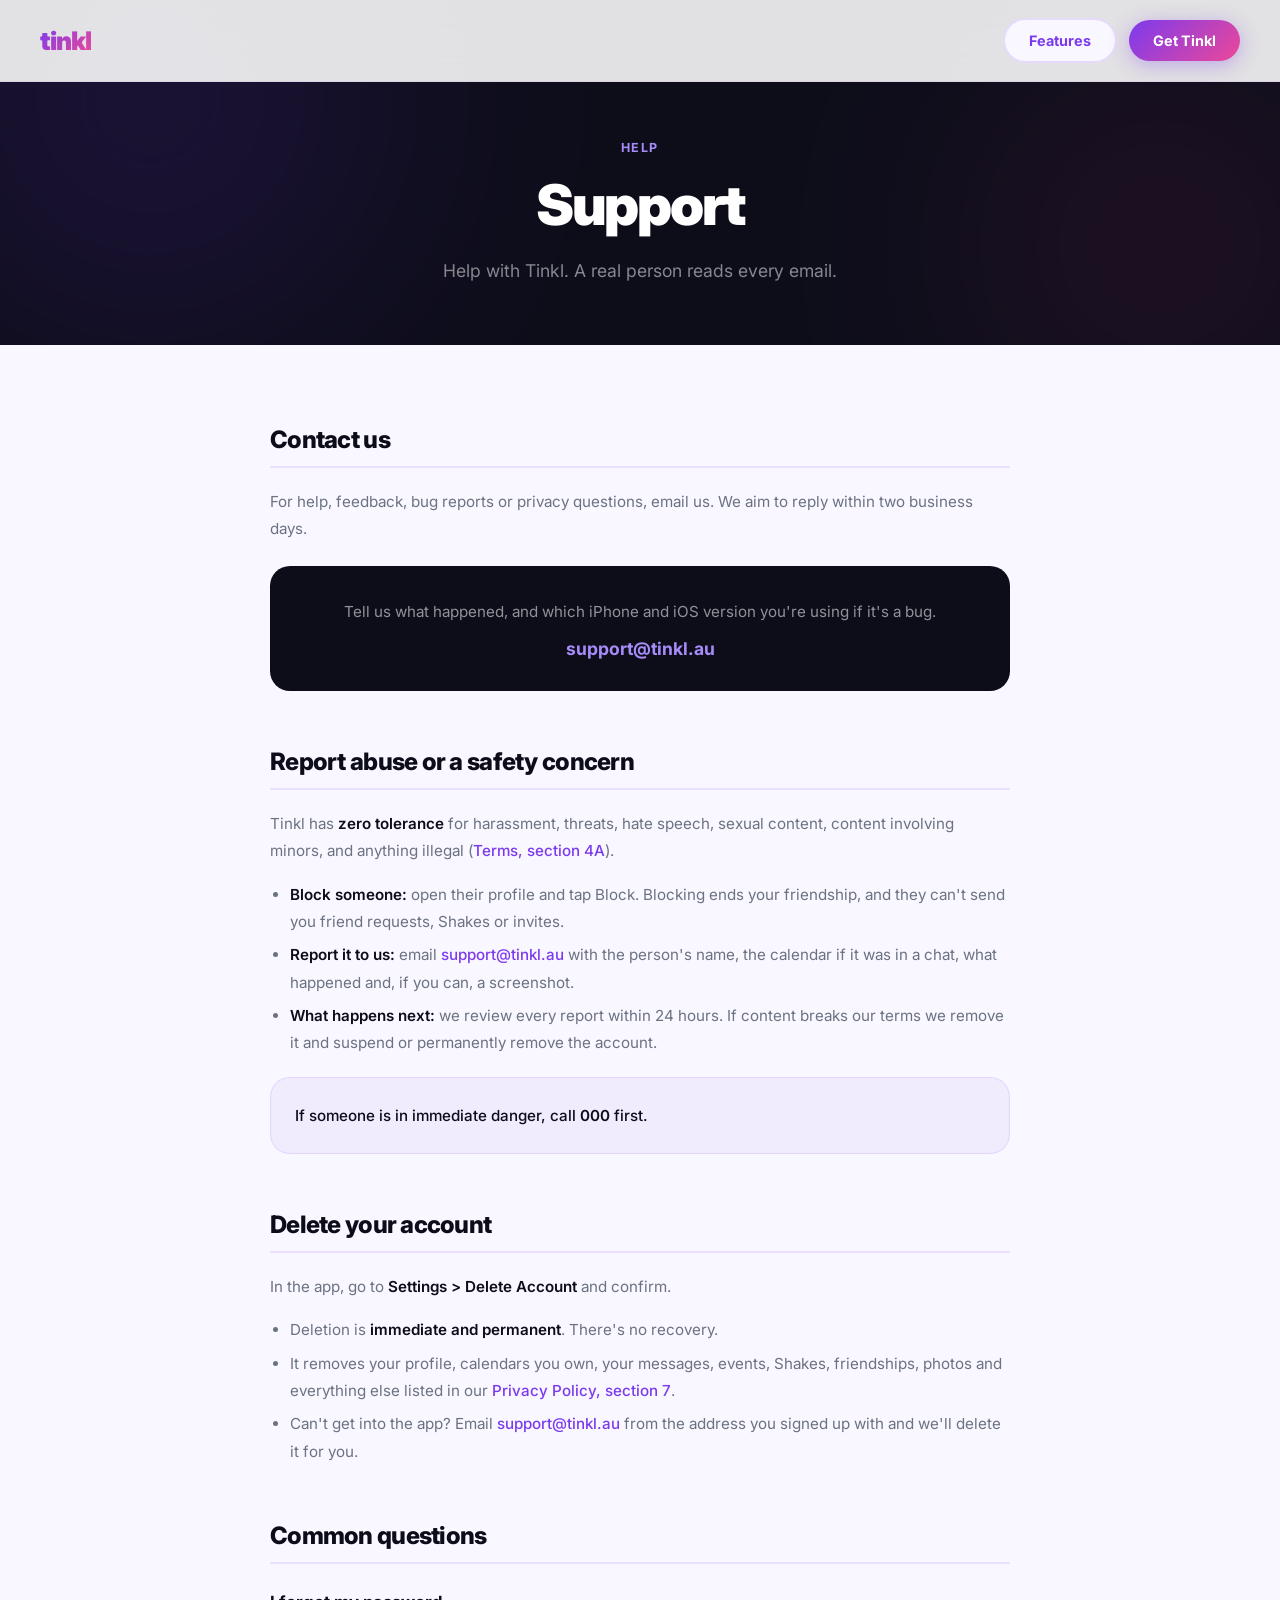
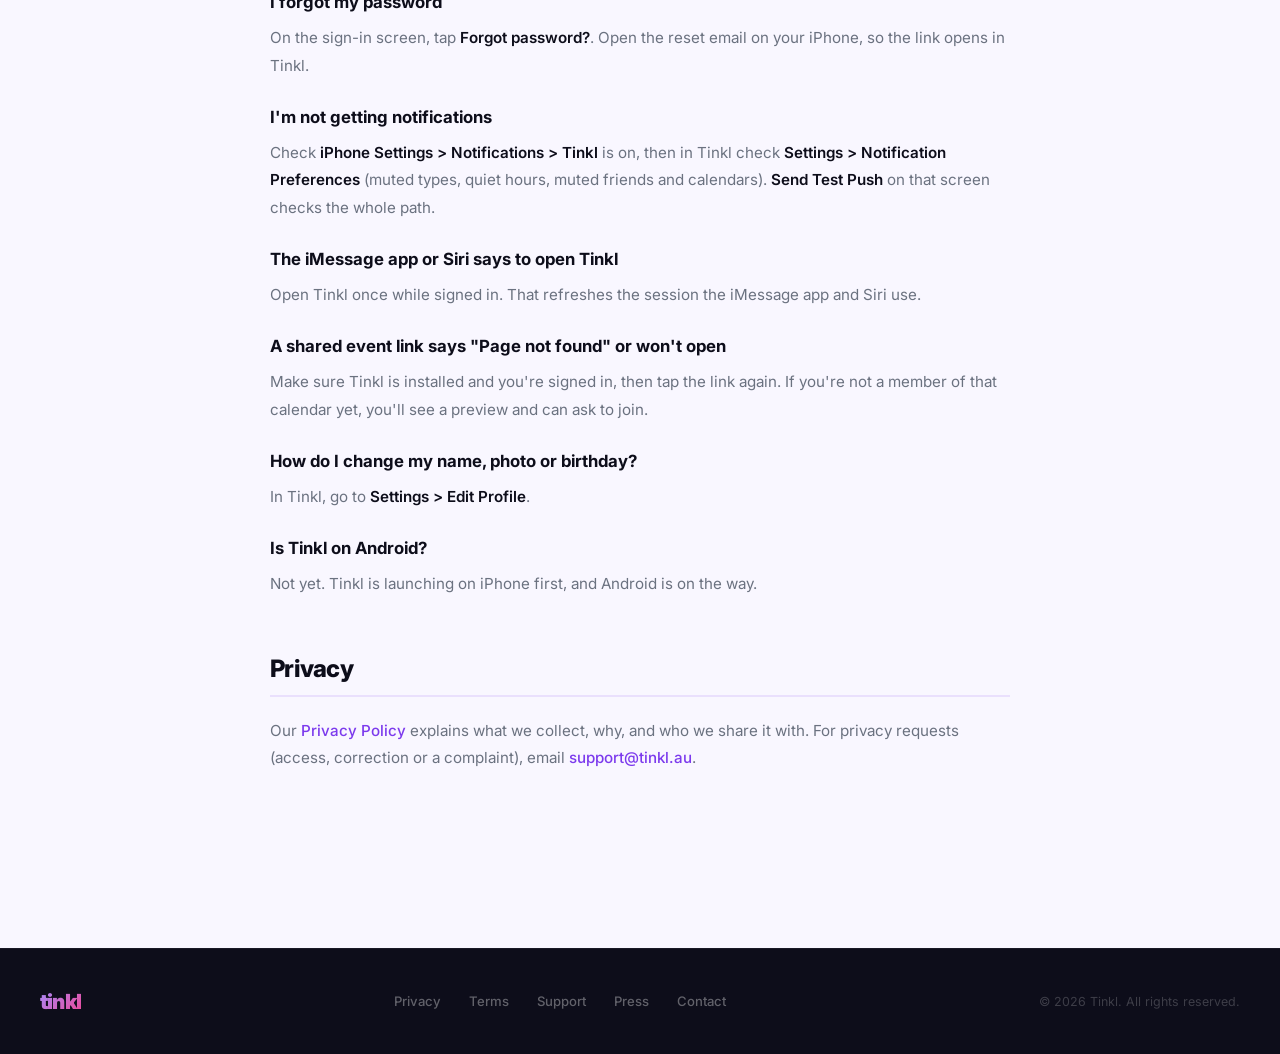
<file: support.html>
<!DOCTYPE html>
<html lang="en">
<head>
  <meta charset="UTF-8" />
  <meta name="viewport" content="width=device-width, initial-scale=1.0" />
  <title>Support — Tinkl</title>
  <meta name="description" content="Help with Tinkl: contact us, delete your account, report abuse, and fix common problems." />
  <meta property="og:title" content="Support — Tinkl" />
  <meta property="og:description" content="Help with Tinkl: contact, account deletion, reporting and common questions." />
  <meta property="og:type" content="website" />
  <link rel="canonical" href="https://tinkl.au/support" />
  <link rel="icon" type="image/svg+xml" href="favicon.svg" />
  <meta property="og:url" content="https://tinkl.au/support" />
  <meta property="og:image" content="https://tinkl.au/og-image.svg" />
  <meta property="og:image:width" content="1200" />
  <meta property="og:image:height" content="630" />
  <meta name="twitter:card" content="summary_large_image" />
  <meta name="twitter:title" content="Support — Tinkl" />
  <meta name="twitter:description" content="Help with Tinkl: contact, account deletion, reporting and common questions." />
  <meta name="twitter:image" content="https://tinkl.au/og-image.svg" />
  <link rel="preconnect" href="https://fonts.googleapis.com" />
  <link rel="preconnect" href="https://fonts.gstatic.com" crossorigin />
  <link href="https://fonts.googleapis.com/css2?family=Inter:wght@400;500;600;700;800;900&display=swap" rel="stylesheet" />
  <link rel="stylesheet" href="styles.css" />
</head>
<body>

<a href="#main-content" class="skip-link">Skip to content</a>

<!-- ─── NAV ──────────────────────────────────────────────────── -->
<nav>
  <a href="index.html" class="nav-logo">tinkl</a>
  <div class="nav-right">
    <a href="index.html#features" class="btn btn-secondary">Features</a>
    <a href="index.html#download" class="btn btn-primary">Get Tinkl</a>
  </div>
</nav>

<!-- ─── HERO ─────────────────────────────────────────────────── -->
<section class="policy-hero">
  <div class="policy-hero-inner">
    <div class="section-label">Help</div>
    <h1>Support</h1>
    <p class="subtitle">Help with Tinkl. A real person reads every email.</p>
  </div>
</section>

<!-- ─── SUPPORT CONTENT ─────────────────────────────────────── -->
<section class="policy" id="main-content">
  <div class="policy-inner">

    <!-- Contact -->
    <div class="policy-section" id="contact">
      <h2>Contact us</h2>
      <p>For help, feedback, bug reports or privacy questions, email us. We aim to reply within two business days.</p>
      <div class="contact-card">
        <p>Tell us what happened, and which iPhone and iOS version you're using if it's a bug.</p>
        <a href="mailto:support@tinkl.au">support@tinkl.au</a>
      </div>
    </div>

    <!-- Report -->
    <div class="policy-section" id="report">
      <h2>Report abuse or a safety concern</h2>
      <p>
        Tinkl has <strong>zero tolerance</strong> for harassment, threats, hate speech, sexual
        content, content involving minors, and anything illegal
        (<a href="terms.html#zero-tolerance">Terms, section 4A</a>).
      </p>
      <ul>
        <li><strong>Block someone:</strong> open their profile and tap Block. Blocking ends your
          friendship, and they can't send you friend requests, Shakes or invites.</li>
        <!-- REPORT FEATURE: when in-app reporting ships, add: "Report in the app: press and hold a
             message, or open a profile, and choose Report." -->
        <li><strong>Report it to us:</strong> email
          <a href="mailto:support@tinkl.au?subject=Report">support@tinkl.au</a> with the person's
          name, the calendar if it was in a chat, what happened and, if you can, a screenshot.</li>
        <li><strong>What happens next:</strong> we review every report within 24 hours. If content
          breaks our terms we remove it and suspend or permanently remove the account.</li>
      </ul>
      <div class="policy-highlight">
        <p>If someone is in immediate danger, call <strong>000</strong> first.</p>
      </div>
    </div>

    <!-- Delete -->
    <div class="policy-section" id="delete">
      <h2>Delete your account</h2>
      <p>In the app, go to <strong>Settings &gt; Delete Account</strong> and confirm.</p>
      <ul>
        <li>Deletion is <strong>immediate and permanent</strong>. There's no recovery.</li>
        <li>It removes your profile, calendars you own, your messages, events, Shakes,
          friendships, photos and everything else listed in our
          <a href="privacy.html">Privacy Policy, section 7</a>.</li>
        <li>Can't get into the app? Email
          <a href="mailto:support@tinkl.au?subject=Delete%20my%20account">support@tinkl.au</a> from
          the address you signed up with and we'll delete it for you.</li>
      </ul>
    </div>

    <!-- Common questions -->
    <div class="policy-section" id="faq">
      <h2>Common questions</h2>

      <h3>I forgot my password</h3>
      <p>On the sign-in screen, tap <strong>Forgot password?</strong>. Open the reset email on your iPhone, so the link opens in Tinkl.</p>

      <h3>I'm not getting notifications</h3>
      <p>Check <strong>iPhone Settings &gt; Notifications &gt; Tinkl</strong> is on, then in Tinkl check <strong>Settings &gt; Notification Preferences</strong> (muted types, quiet hours, muted friends and calendars). <strong>Send Test Push</strong> on that screen checks the whole path.</p>

      <h3>The iMessage app or Siri says to open Tinkl</h3>
      <p>Open Tinkl once while signed in. That refreshes the session the iMessage app and Siri use.</p>

      <h3>A shared event link says "Page not found" or won't open</h3>
      <p>Make sure Tinkl is installed and you're signed in, then tap the link again. If you're not a member of that calendar yet, you'll see a preview and can ask to join.</p>

      <h3>How do I change my name, photo or birthday?</h3>
      <p>In Tinkl, go to <strong>Settings &gt; Edit Profile</strong>.</p>

      <h3>Is Tinkl on Android?</h3>
      <p>Not yet. Tinkl is launching on iPhone first, and Android is on the way.</p>
    </div>

    <!-- Privacy -->
    <div class="policy-section">
      <h2>Privacy</h2>
      <p>
        Our <a href="privacy.html">Privacy Policy</a> explains what we collect, why, and who we
        share it with. For privacy requests (access, correction or a complaint), email
        <a href="mailto:support@tinkl.au?subject=Privacy">support@tinkl.au</a>.
      </p>
    </div>

  </div>
</section>

<!-- ─── FOOTER ────────────────────────────────────────────────── -->
<footer>
  <a href="index.html" class="footer-logo">tinkl</a>
  <div class="footer-links">
    <a href="privacy.html">Privacy</a>
    <a href="terms.html">Terms</a>
    <a href="support.html">Support</a>
    <a href="mailto:support@tinkl.au?subject=Press%20Inquiry">Press</a>
    <a href="mailto:support@tinkl.au">Contact</a>
  </div>
  <span class="footer-copy">&copy; 2026 Tinkl. All rights reserved.</span>
</footer>

</body>
</html>
</file>
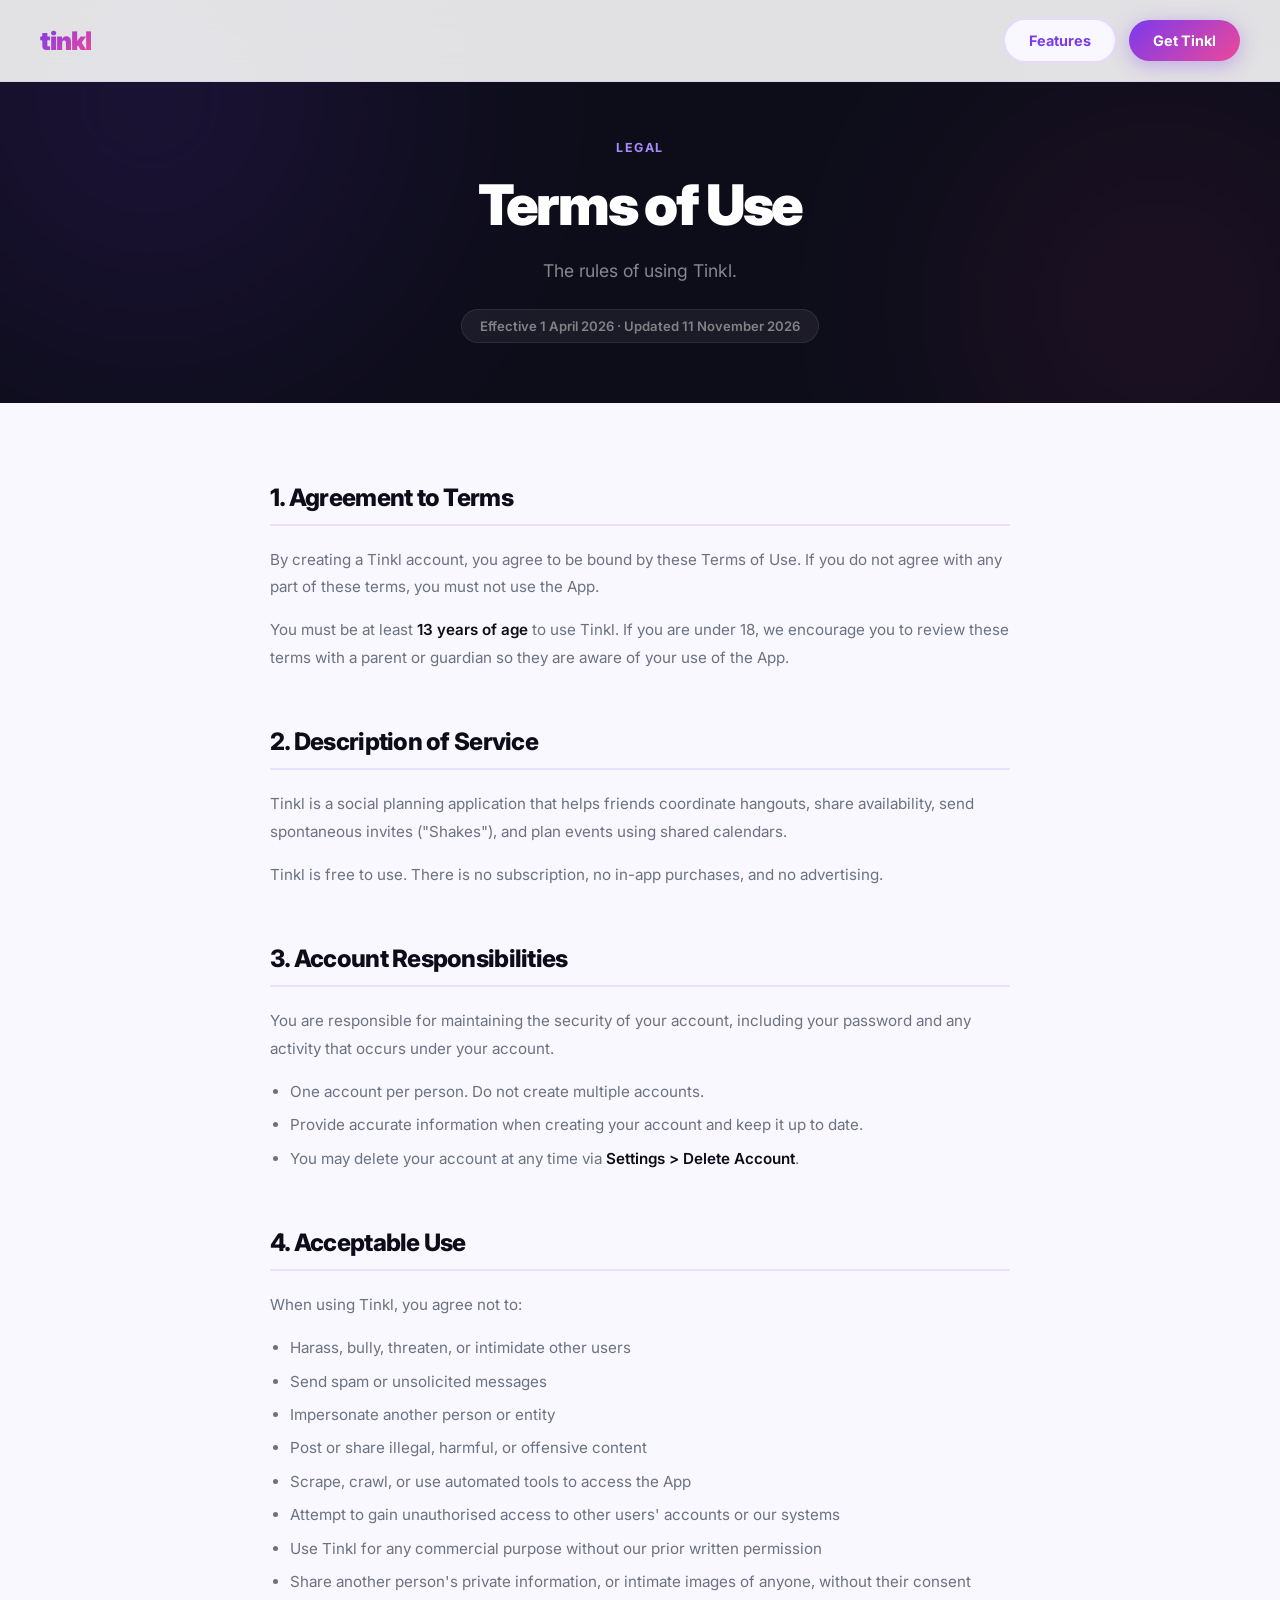
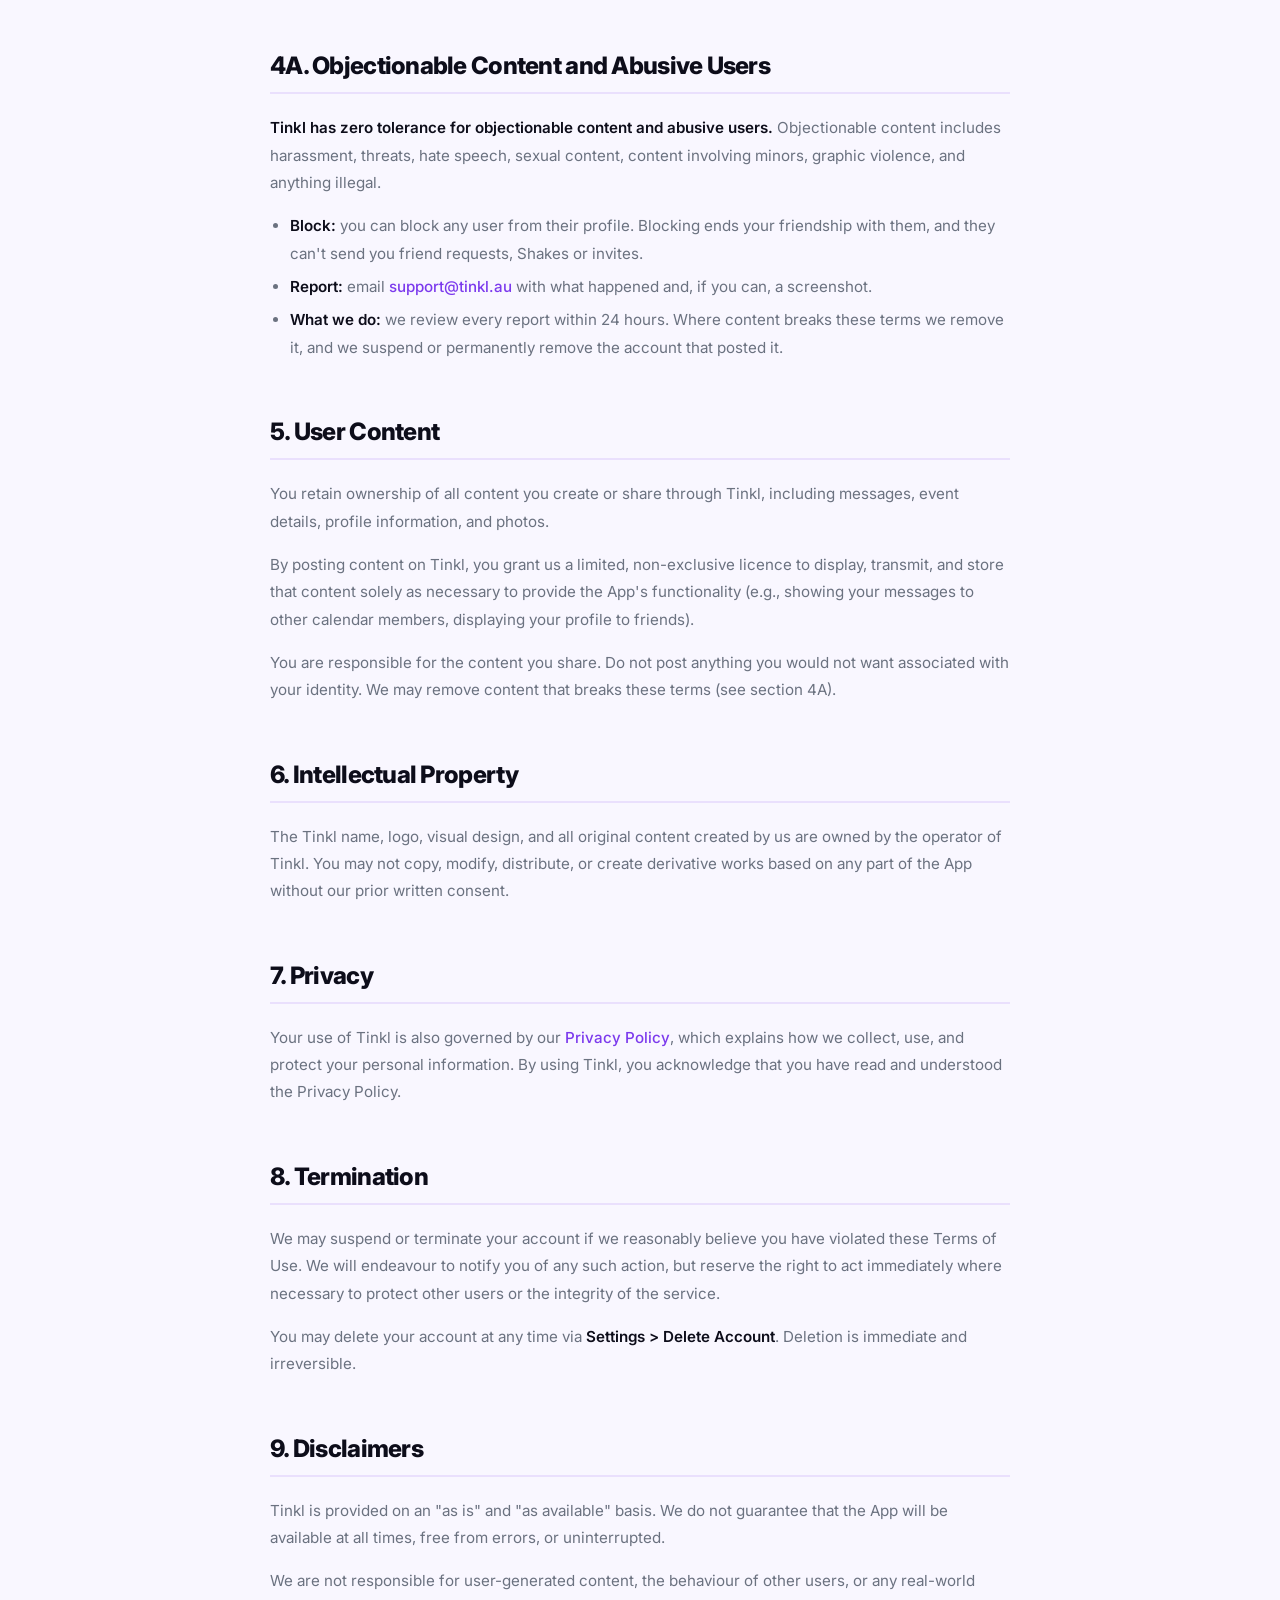
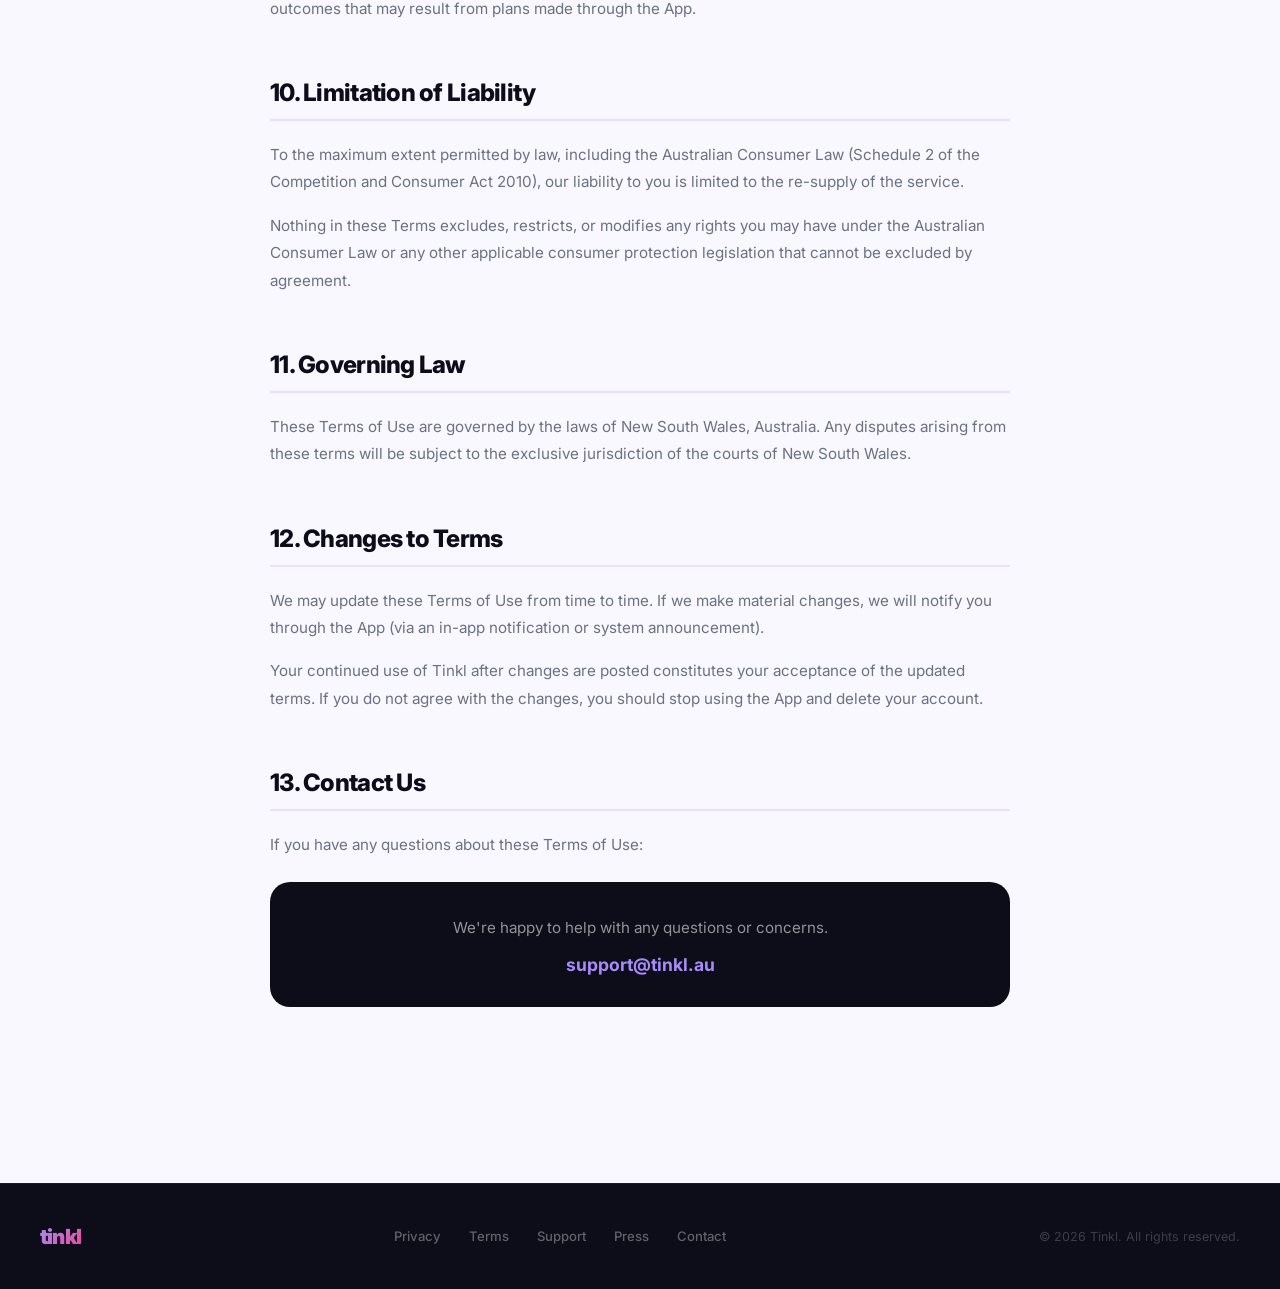
<file: terms.html>
<!DOCTYPE html>
<html lang="en">
<head>
  <meta charset="UTF-8" />
  <meta name="viewport" content="width=device-width, initial-scale=1.0" />
  <title>Terms of Use — Tinkl</title>
  <meta name="description" content="Tinkl Terms of Use. The rules of using Tinkl." />
  <meta property="og:title" content="Terms of Use — Tinkl" />
  <meta property="og:description" content="The rules of using Tinkl." />
  <meta property="og:type" content="website" />
  <link rel="canonical" href="https://tinkl.au/terms" />
  <link rel="icon" type="image/svg+xml" href="favicon.svg" />
  <meta property="og:url" content="https://tinkl.au/terms" />
  <meta property="og:image" content="https://tinkl.au/og-image.svg" />
  <meta property="og:image:width" content="1200" />
  <meta property="og:image:height" content="630" />
  <meta name="twitter:card" content="summary_large_image" />
  <meta name="twitter:title" content="Terms of Use — Tinkl" />
  <meta name="twitter:description" content="The rules of using Tinkl." />
  <meta name="twitter:image" content="https://tinkl.au/og-image.svg" />
  <link rel="preconnect" href="https://fonts.googleapis.com" />
  <link rel="preconnect" href="https://fonts.gstatic.com" crossorigin />
  <link href="https://fonts.googleapis.com/css2?family=Inter:wght@400;500;600;700;800;900&display=swap" rel="stylesheet" />
  <link rel="stylesheet" href="styles.css" />
</head>
<body>

<a href="#main-content" class="skip-link">Skip to content</a>

<!-- ─── NAV ──────────────────────────────────────────────────── -->
<nav>
  <a href="index.html" class="nav-logo">tinkl</a>
  <div class="nav-right">
    <a href="index.html#features" class="btn btn-secondary">Features</a>
    <a href="index.html#download" class="btn btn-primary">Get Tinkl</a>
  </div>
</nav>

<!-- ─── HERO ─────────────────────────────────────────────────── -->
<section class="policy-hero">
  <div class="policy-hero-inner">
    <div class="section-label">Legal</div>
    <h1>Terms of Use</h1>
    <p class="subtitle">The rules of using Tinkl.</p>
    <div class="effective-date">Effective 1 April 2026 &middot; Updated 11 November 2026</div>
  </div>
</section>

<!-- ─── TERMS CONTENT ───────────────────────────────────────── -->
<section class="policy" id="main-content">
  <div class="policy-inner">

    <!-- 1. Agreement to Terms -->
    <div class="policy-section">
      <h2>1. Agreement to Terms</h2>
      <p>
        By creating a Tinkl account, you agree to be bound by these Terms of Use. If you do not
        agree with any part of these terms, you must not use the App.
      </p>
      <p>
        You must be at least <strong>13 years of age</strong> to use Tinkl. If you are under 18,
        we encourage you to review these terms with a parent or guardian so they are aware of your
        use of the App.
      </p>
    </div>

    <!-- 2. Description of Service -->
    <div class="policy-section">
      <h2>2. Description of Service</h2>
      <p>
        Tinkl is a social planning application that helps friends coordinate hangouts, share
        availability, send spontaneous invites ("Shakes"), and plan events using shared calendars.
      </p>
      <p>
        Tinkl is free to use. There is no subscription, no in-app purchases, and no advertising.
      </p>
    </div>

    <!-- 3. Account Responsibilities -->
    <div class="policy-section">
      <h2>3. Account Responsibilities</h2>
      <p>
        You are responsible for maintaining the security of your account, including your password
        and any activity that occurs under your account.
      </p>
      <ul>
        <li>One account per person. Do not create multiple accounts.</li>
        <li>Provide accurate information when creating your account and keep it up to date.</li>
        <li>You may delete your account at any time via <strong>Settings &gt; Delete Account</strong>.</li>
      </ul>
    </div>

    <!-- 4. Acceptable Use -->
    <div class="policy-section">
      <h2>4. Acceptable Use</h2>
      <p>When using Tinkl, you agree not to:</p>
      <ul>
        <li>Harass, bully, threaten, or intimidate other users</li>
        <li>Send spam or unsolicited messages</li>
        <li>Impersonate another person or entity</li>
        <li>Post or share illegal, harmful, or offensive content</li>
        <li>Scrape, crawl, or use automated tools to access the App</li>
        <li>Attempt to gain unauthorised access to other users' accounts or our systems</li>
        <li>Use Tinkl for any commercial purpose without our prior written permission</li>
        <li>Share another person's private information, or intimate images of anyone, without their consent</li>
      </ul>
    </div>

    <!-- 4A. Objectionable Content and Abusive Users -->
    <div class="policy-section" id="zero-tolerance">
      <h2>4A. Objectionable Content and Abusive Users</h2>
      <p>
        <strong>Tinkl has zero tolerance for objectionable content and abusive users.</strong>
        Objectionable content includes harassment, threats, hate speech, sexual content, content
        involving minors, graphic violence, and anything illegal.
      </p>
      <ul>
        <li><strong>Block:</strong> you can block any user from their profile. Blocking ends your
          friendship with them, and they can't send you friend requests, Shakes or invites.</li>
        <!-- REPORT FEATURE: when in-app reporting ships, add: "Report: in the app, report a
             message or a person from its menu." -->
        <li><strong>Report:</strong> email <a href="mailto:support@tinkl.au?subject=Report">support@tinkl.au</a>
          with what happened and, if you can, a screenshot.</li>
        <li><strong>What we do:</strong> we review every report within 24 hours. Where content
          breaks these terms we remove it, and we suspend or permanently remove the account that
          posted it.</li>
      </ul>
    </div>

    <!-- 5. User Content -->
    <div class="policy-section">
      <h2>5. User Content</h2>
      <p>
        You retain ownership of all content you create or share through Tinkl, including messages,
        event details, profile information, and photos.
      </p>
      <p>
        By posting content on Tinkl, you grant us a limited, non-exclusive licence to display,
        transmit, and store that content solely as necessary to provide the App's functionality
        (e.g., showing your messages to other calendar members, displaying your profile to friends).
      </p>
      <p>
        You are responsible for the content you share. Do not post anything you would not want
        associated with your identity. We may remove content that breaks these terms (see
        section 4A).
      </p>
    </div>

    <!-- 6. Intellectual Property -->
    <div class="policy-section">
      <h2>6. Intellectual Property</h2>
      <p>
        The Tinkl name, logo, visual design, and all original content created by us are owned by
        the operator of Tinkl. You may not copy, modify, distribute, or create derivative works
        based on any part of the App without our prior written consent.
      </p>
    </div>

    <!-- 7. Privacy -->
    <div class="policy-section">
      <h2>7. Privacy</h2>
      <p>
        Your use of Tinkl is also governed by our <a href="privacy.html">Privacy Policy</a>,
        which explains how we collect, use, and protect your personal information. By using Tinkl,
        you acknowledge that you have read and understood the Privacy Policy.
      </p>
    </div>

    <!-- 8. Termination -->
    <div class="policy-section">
      <h2>8. Termination</h2>
      <p>
        We may suspend or terminate your account if we reasonably believe you have violated these
        Terms of Use. We will endeavour to notify you of any such action, but reserve the right to
        act immediately where necessary to protect other users or the integrity of the service.
      </p>
      <p>
        You may delete your account at any time via <strong>Settings &gt; Delete Account</strong>.
        Deletion is immediate and irreversible.
      </p>
    </div>

    <!-- 9. Disclaimers -->
    <div class="policy-section">
      <h2>9. Disclaimers</h2>
      <p>
        Tinkl is provided on an "as is" and "as available" basis. We do not guarantee that the
        App will be available at all times, free from errors, or uninterrupted.
      </p>
      <p>
        We are not responsible for user-generated content, the behaviour of other users, or any
        real-world outcomes that may result from plans made through the App.
      </p>
    </div>

    <!-- 10. Limitation of Liability -->
    <div class="policy-section">
      <h2>10. Limitation of Liability</h2>
      <p>
        To the maximum extent permitted by law, including the Australian Consumer Law (Schedule 2
        of the Competition and Consumer Act 2010), our liability to you is limited to the
        re-supply of the service.
      </p>
      <p>
        Nothing in these Terms excludes, restricts, or modifies any rights you may have under the
        Australian Consumer Law or any other applicable consumer protection legislation that cannot
        be excluded by agreement.
      </p>
    </div>

    <!-- 11. Governing Law -->
    <div class="policy-section">
      <h2>11. Governing Law</h2>
      <p>
        These Terms of Use are governed by the laws of New South Wales, Australia. Any disputes
        arising from these terms will be subject to the exclusive jurisdiction of the courts of
        New South Wales.
      </p>
    </div>

    <!-- 12. Changes to Terms -->
    <div class="policy-section">
      <h2>12. Changes to Terms</h2>
      <p>
        We may update these Terms of Use from time to time. If we make material changes, we will
        notify you through the App (via an in-app notification or system announcement).
      </p>
      <p>
        Your continued use of Tinkl after changes are posted constitutes your acceptance of the
        updated terms. If you do not agree with the changes, you should stop using the App and
        delete your account.
      </p>
    </div>

    <!-- 13. Contact Us -->
    <div class="policy-section">
      <h2>13. Contact Us</h2>
      <p>If you have any questions about these Terms of Use:</p>
      <div class="contact-card">
        <p>We're happy to help with any questions or concerns.</p>
        <a href="mailto:support@tinkl.au">support@tinkl.au</a>
      </div>
    </div>

  </div>
</section>

<!-- ─── FOOTER ────────────────────────────────────────────────── -->
<footer>
  <a href="index.html" class="footer-logo">tinkl</a>
  <div class="footer-links">
    <a href="privacy.html">Privacy</a>
    <a href="terms.html">Terms</a>
    <a href="support.html">Support</a>
    <a href="mailto:support@tinkl.au?subject=Press%20Inquiry">Press</a>
    <a href="mailto:support@tinkl.au">Contact</a>
  </div>
  <span class="footer-copy">&copy; 2026 Tinkl. All rights reserved.</span>
</footer>

</body>
</html>
</file>
<file: styles.css>
/* ─── RESET ──────────────────────────────────────────── */
*, *::before, *::after { box-sizing: border-box; margin: 0; padding: 0; }

/* ─── VARIABLES ──────────────────────────────────────── */
:root {
  --purple: #7C3AED;
  --purple-light: #A78BFA;
  --pink: #EC4899;
  --orange: #F97316;
  --blue: #3B82F6;
  --green: #10B981;
  --dark: #0D0D1A;
  --dark-2: #16162A;
  --white: #FFFFFF;
  --off-white: #F9F7FF;
  --text-muted: #6B7280;
  --radius: 20px;
}

html { scroll-behavior: smooth; }

body {
  font-family: 'Inter', sans-serif;
  background: var(--white);
  color: var(--dark);
  overflow-x: hidden;
}

/* ─── NAV ────────────────────────────────────────────── */
nav {
  position: fixed;
  top: 0; left: 0; right: 0;
  z-index: 100;
  display: flex;
  align-items: center;
  justify-content: space-between;
  padding: 18px 40px;
  background: rgba(255,255,255,0.88);
  backdrop-filter: blur(16px);
  -webkit-backdrop-filter: blur(16px);
  border-bottom: 1px solid rgba(124,58,237,0.08);
}

.nav-logo {
  font-size: 1.6rem;
  font-weight: 900;
  letter-spacing: -0.04em;
  background: linear-gradient(135deg, var(--purple), var(--pink));
  -webkit-background-clip: text;
  -webkit-text-fill-color: transparent;
  background-clip: text;
  text-decoration: none;
}

.nav-right { display: flex; align-items: center; gap: 12px; }

/* ─── BUTTONS ────────────────────────────────────────── */
.btn {
  display: inline-flex;
  align-items: center;
  gap: 8px;
  padding: 12px 24px;
  border-radius: 100px;
  font-weight: 700;
  font-size: 0.9rem;
  text-decoration: none;
  cursor: pointer;
  border: none;
  transition: transform 0.15s ease, box-shadow 0.15s ease, opacity 0.15s ease;
}
.btn:hover { transform: translateY(-2px); opacity: 0.92; }
.btn:active { transform: translateY(0); }

.btn-primary {
  background: linear-gradient(135deg, var(--purple), var(--pink));
  color: var(--white);
  box-shadow: 0 4px 20px rgba(124,58,237,0.35);
}
.btn-secondary {
  background: var(--off-white);
  color: var(--purple);
  border: 2px solid rgba(124,58,237,0.15);
}
.btn-outline-white {
  background: transparent;
  color: var(--white);
  border: 2px solid rgba(255,255,255,0.4);
}
.btn-outline-white:hover { background: rgba(255,255,255,0.1); }

/* ─── SECTION LABELS ─────────────────────────────────── */
.section-label {
  font-size: 0.78rem;
  font-weight: 700;
  letter-spacing: 0.12em;
  text-transform: uppercase;
  margin-bottom: 20px;
}
.section-label-purple { color: var(--purple-light); }
.section-label-pink { color: var(--pink); }
.section-label-orange { color: var(--orange); }
.section-label-blue { color: #60A5FA; }

/* ─── POLICY HERO ────────────────────────────────────── */
.policy-hero {
  padding: 140px 24px 60px;
  background: var(--dark);
  color: var(--white);
  text-align: center;
  position: relative;
  overflow: hidden;
}

.policy-hero::before {
  content: '';
  position: absolute;
  width: 500px;
  height: 500px;
  border-radius: 50%;
  background: var(--purple);
  filter: blur(120px);
  opacity: 0.12;
  top: -150px;
  left: -100px;
  pointer-events: none;
}

.policy-hero::after {
  content: '';
  position: absolute;
  width: 400px;
  height: 400px;
  border-radius: 50%;
  background: var(--pink);
  filter: blur(120px);
  opacity: 0.08;
  bottom: -100px;
  right: -80px;
  pointer-events: none;
}

.policy-hero-inner {
  max-width: 700px;
  margin: 0 auto;
  position: relative;
  z-index: 1;
}

.policy-hero .section-label {
  font-size: 0.78rem;
  font-weight: 700;
  letter-spacing: 0.12em;
  text-transform: uppercase;
  margin-bottom: 20px;
  color: var(--purple-light);
}

.policy-hero h1 {
  font-size: clamp(2.2rem, 5vw, 3.5rem);
  font-weight: 900;
  letter-spacing: -0.04em;
  line-height: 1.1;
  margin-bottom: 20px;
}

.policy-hero .subtitle {
  font-size: 1.1rem;
  color: rgba(255,255,255,0.5);
  line-height: 1.6;
}

.policy-hero .effective-date {
  display: inline-flex;
  align-items: center;
  gap: 8px;
  margin-top: 24px;
  padding: 8px 18px;
  background: rgba(255,255,255,0.06);
  border: 1px solid rgba(255,255,255,0.08);
  border-radius: 100px;
  font-size: 0.82rem;
  font-weight: 600;
  color: rgba(255,255,255,0.45);
}

/* ─── POLICY CONTENT ─────────────────────────────────── */
.policy {
  padding: 80px 24px 120px;
  background: var(--off-white);
}

.policy-inner {
  max-width: 740px;
  margin: 0 auto;
}

.policy-section {
  margin-bottom: 56px;
}

.policy-section h2 {
  font-size: 1.5rem;
  font-weight: 800;
  letter-spacing: -0.03em;
  color: var(--dark);
  margin-bottom: 20px;
  padding-bottom: 12px;
  border-bottom: 2px solid rgba(124,58,237,0.12);
}

.policy-section h3 {
  font-size: 1.05rem;
  font-weight: 700;
  color: var(--dark);
  margin-top: 28px;
  margin-bottom: 12px;
}

.policy-section p {
  font-size: 0.95rem;
  color: var(--text-muted);
  line-height: 1.8;
  margin-bottom: 16px;
}

.policy-section strong {
  color: var(--dark);
  font-weight: 600;
}

.policy-section ul,
.policy-section ol {
  margin: 12px 0 20px 20px;
  color: var(--text-muted);
  font-size: 0.95rem;
  line-height: 1.8;
}

.policy-section li {
  margin-bottom: 6px;
}

.policy-section a {
  color: var(--purple);
  text-decoration: none;
  font-weight: 500;
  transition: opacity 0.15s;
}
.policy-section a:hover { opacity: 0.7; }

/* ─── DATA TABLE ─────────────────────────────────────── */
.policy-table {
  width: 100%;
  border-collapse: collapse;
  margin: 16px 0 24px;
  font-size: 0.88rem;
  border-radius: var(--radius);
  overflow: hidden;
}

.policy-table thead th {
  background: var(--dark);
  color: var(--white);
  font-weight: 700;
  font-size: 0.78rem;
  letter-spacing: 0.04em;
  text-transform: uppercase;
  padding: 14px 16px;
  text-align: left;
}

.policy-table tbody td {
  padding: 12px 16px;
  color: var(--text-muted);
  border-bottom: 1px solid rgba(124,58,237,0.06);
  vertical-align: top;
}

.policy-table tbody tr:nth-child(even) td {
  background: rgba(124,58,237,0.03);
}

.policy-table tbody tr:last-child td {
  border-bottom: none;
}

/* ─── HIGHLIGHT BOX ──────────────────────────────────── */
.policy-highlight {
  background: rgba(124,58,237,0.06);
  border: 1px solid rgba(124,58,237,0.12);
  border-radius: var(--radius);
  padding: 24px;
  margin: 20px 0 24px;
}

.policy-highlight p {
  margin-bottom: 8px;
  color: var(--dark);
  font-weight: 500;
}

.policy-highlight p:last-child { margin-bottom: 0; }

/* ─── CONTACT CARD ───────────────────────────────────── */
.contact-card {
  background: var(--dark);
  color: var(--white);
  border-radius: var(--radius);
  padding: 32px;
  text-align: center;
  margin-top: 24px;
}

.contact-card p {
  color: rgba(255,255,255,0.55);
  margin-bottom: 12px;
}

.contact-card a {
  color: var(--purple-light);
  font-weight: 700;
  text-decoration: none;
  font-size: 1.1rem;
}
.contact-card a:hover { opacity: 0.8; }

/* ─── FOOTER ──────────────────────────────────────────── */
footer {
  padding: 40px 40px;
  background: var(--dark);
  border-top: 1px solid rgba(255,255,255,0.05);
  display: flex;
  align-items: center;
  justify-content: space-between;
  flex-wrap: wrap;
  gap: 20px;
}
.footer-logo {
  font-size: 1.3rem;
  font-weight: 900;
  letter-spacing: -0.04em;
  background: linear-gradient(135deg, var(--purple-light), var(--pink));
  -webkit-background-clip: text;
  -webkit-text-fill-color: transparent;
  background-clip: text;
  text-decoration: none;
}
.footer-links { display: flex; gap: 28px; flex-wrap: wrap; }
.footer-links a {
  font-size: 0.82rem;
  color: rgba(255,255,255,0.35);
  text-decoration: none;
  font-weight: 500;
  transition: color 0.15s;
}
.footer-links a:hover { color: rgba(255,255,255,0.7); }
.footer-copy { font-size: 0.78rem; color: rgba(255,255,255,0.2); }

/* ─── ACCESSIBILITY ──────────────────────────────────── */
.skip-link {
  position: absolute;
  top: -100px;
  left: 16px;
  background: var(--purple);
  color: white;
  padding: 12px 24px;
  border-radius: 0 0 12px 12px;
  font-weight: 700;
  font-size: 0.9rem;
  z-index: 200;
  text-decoration: none;
  transition: top 0.2s;
}
.skip-link:focus { top: 0; }

:focus-visible {
  outline: 3px solid var(--purple);
  outline-offset: 3px;
  border-radius: 4px;
}
.btn:focus-visible {
  outline: 3px solid var(--purple-light);
  outline-offset: 3px;
}

@media (prefers-reduced-motion: reduce) {
  *, *::before, *::after {
    animation-duration: 0.01ms !important;
    animation-iteration-count: 1 !important;
    transition-duration: 0.01ms !important;
  }
  html { scroll-behavior: auto; }
}

/* ─── RESPONSIVE ──────────────────────────────────────── */
@media (max-width: 768px) {
  nav { padding: 16px 20px; }
  .nav-right .btn-secondary { display: none; }

  .policy-hero { padding: 110px 20px 48px; }

  .policy { padding: 56px 20px 80px; }

  .policy-table { font-size: 0.82rem; }
  .policy-table thead th { padding: 10px 12px; font-size: 0.72rem; }
  .policy-table tbody td { padding: 10px 12px; }

  footer {
    flex-direction: column;
    align-items: flex-start;
    padding: 32px 24px;
  }
}

@media (max-width: 480px) {
  .policy-table { display: block; overflow-x: auto; white-space: nowrap; }
}
</file>
